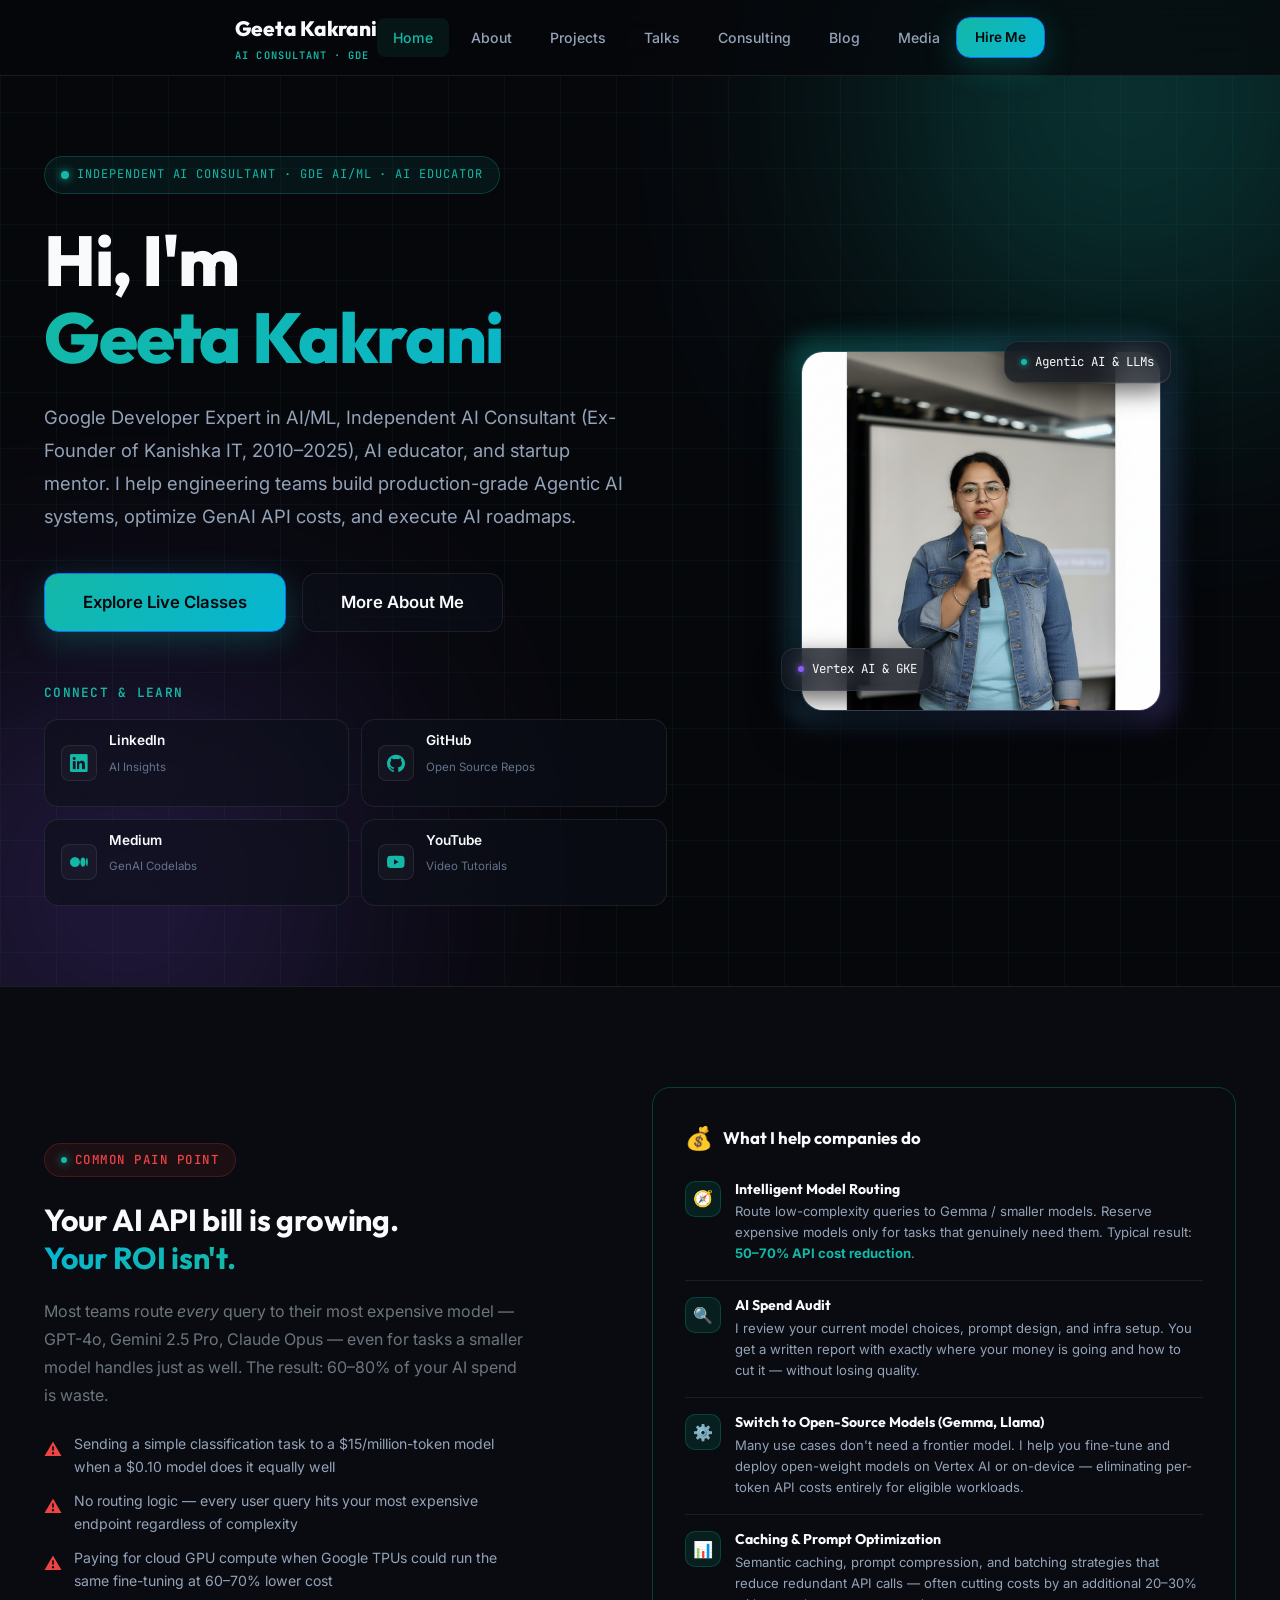
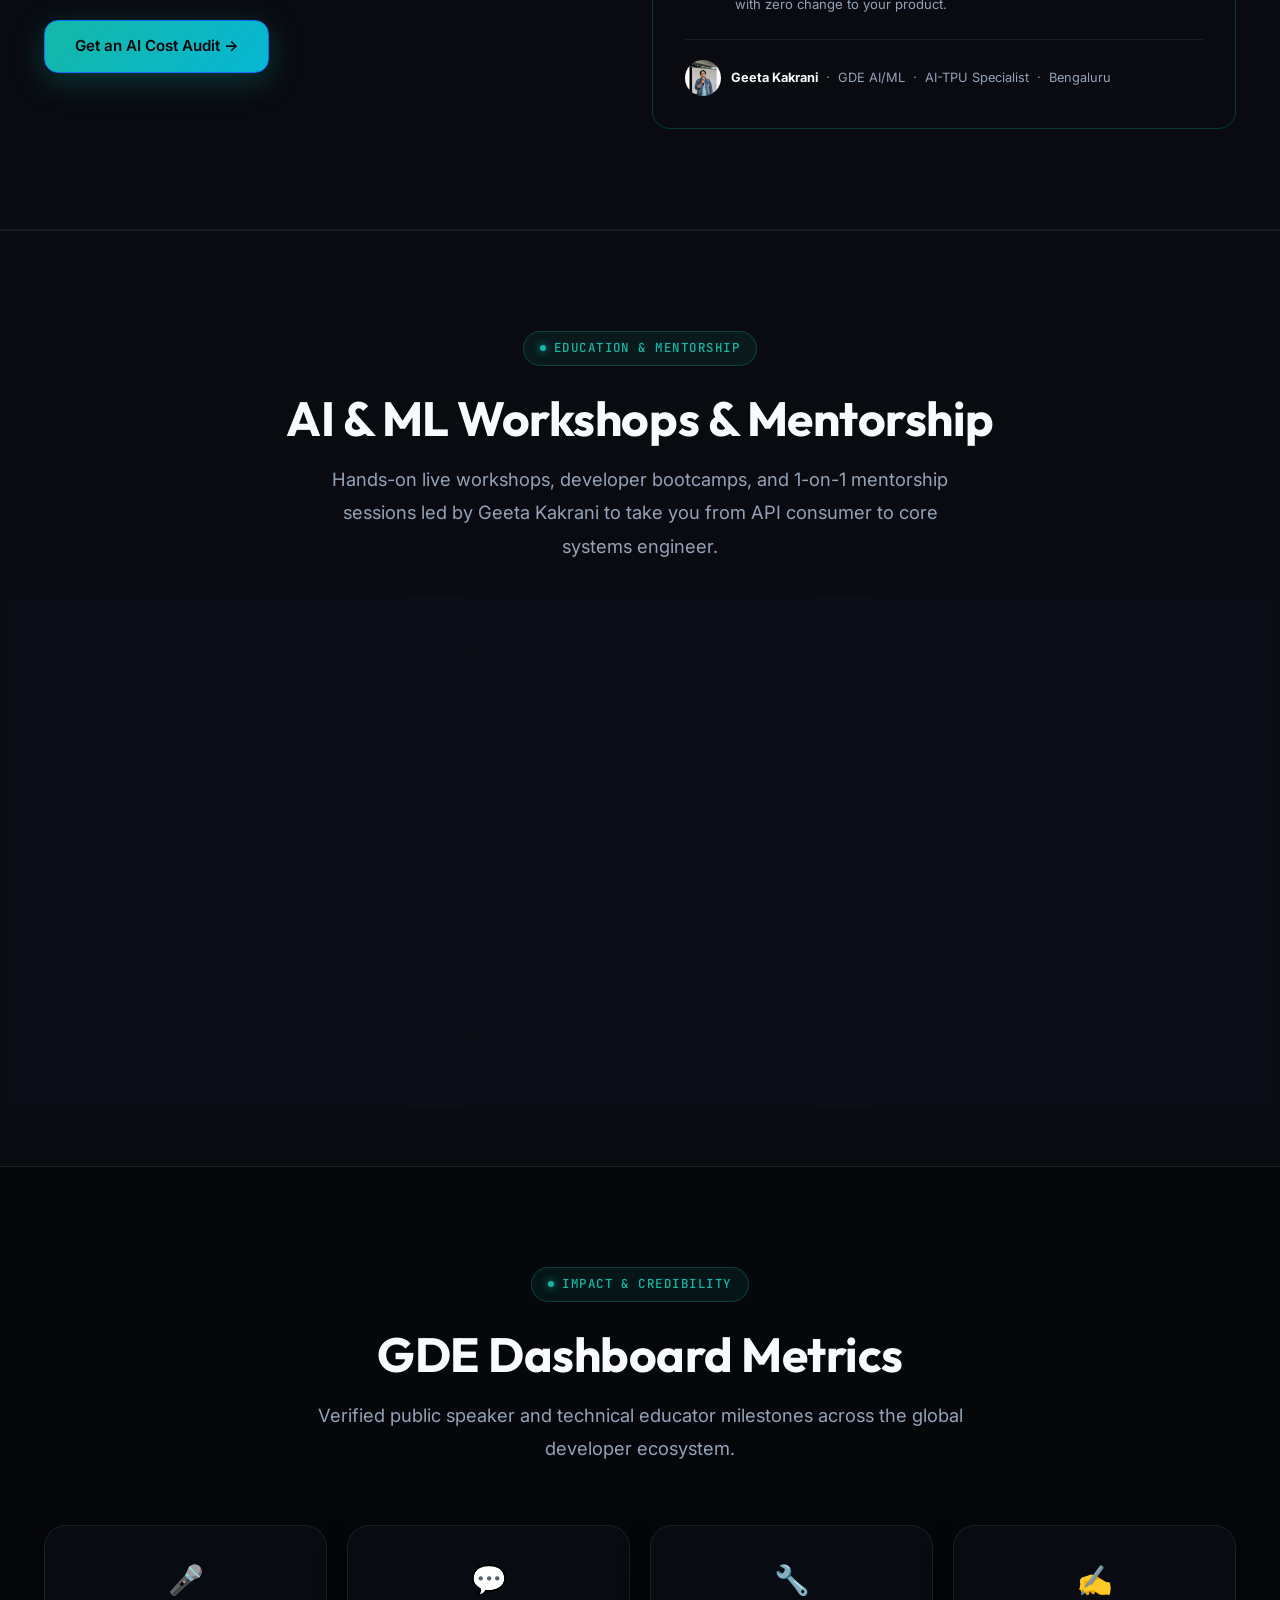
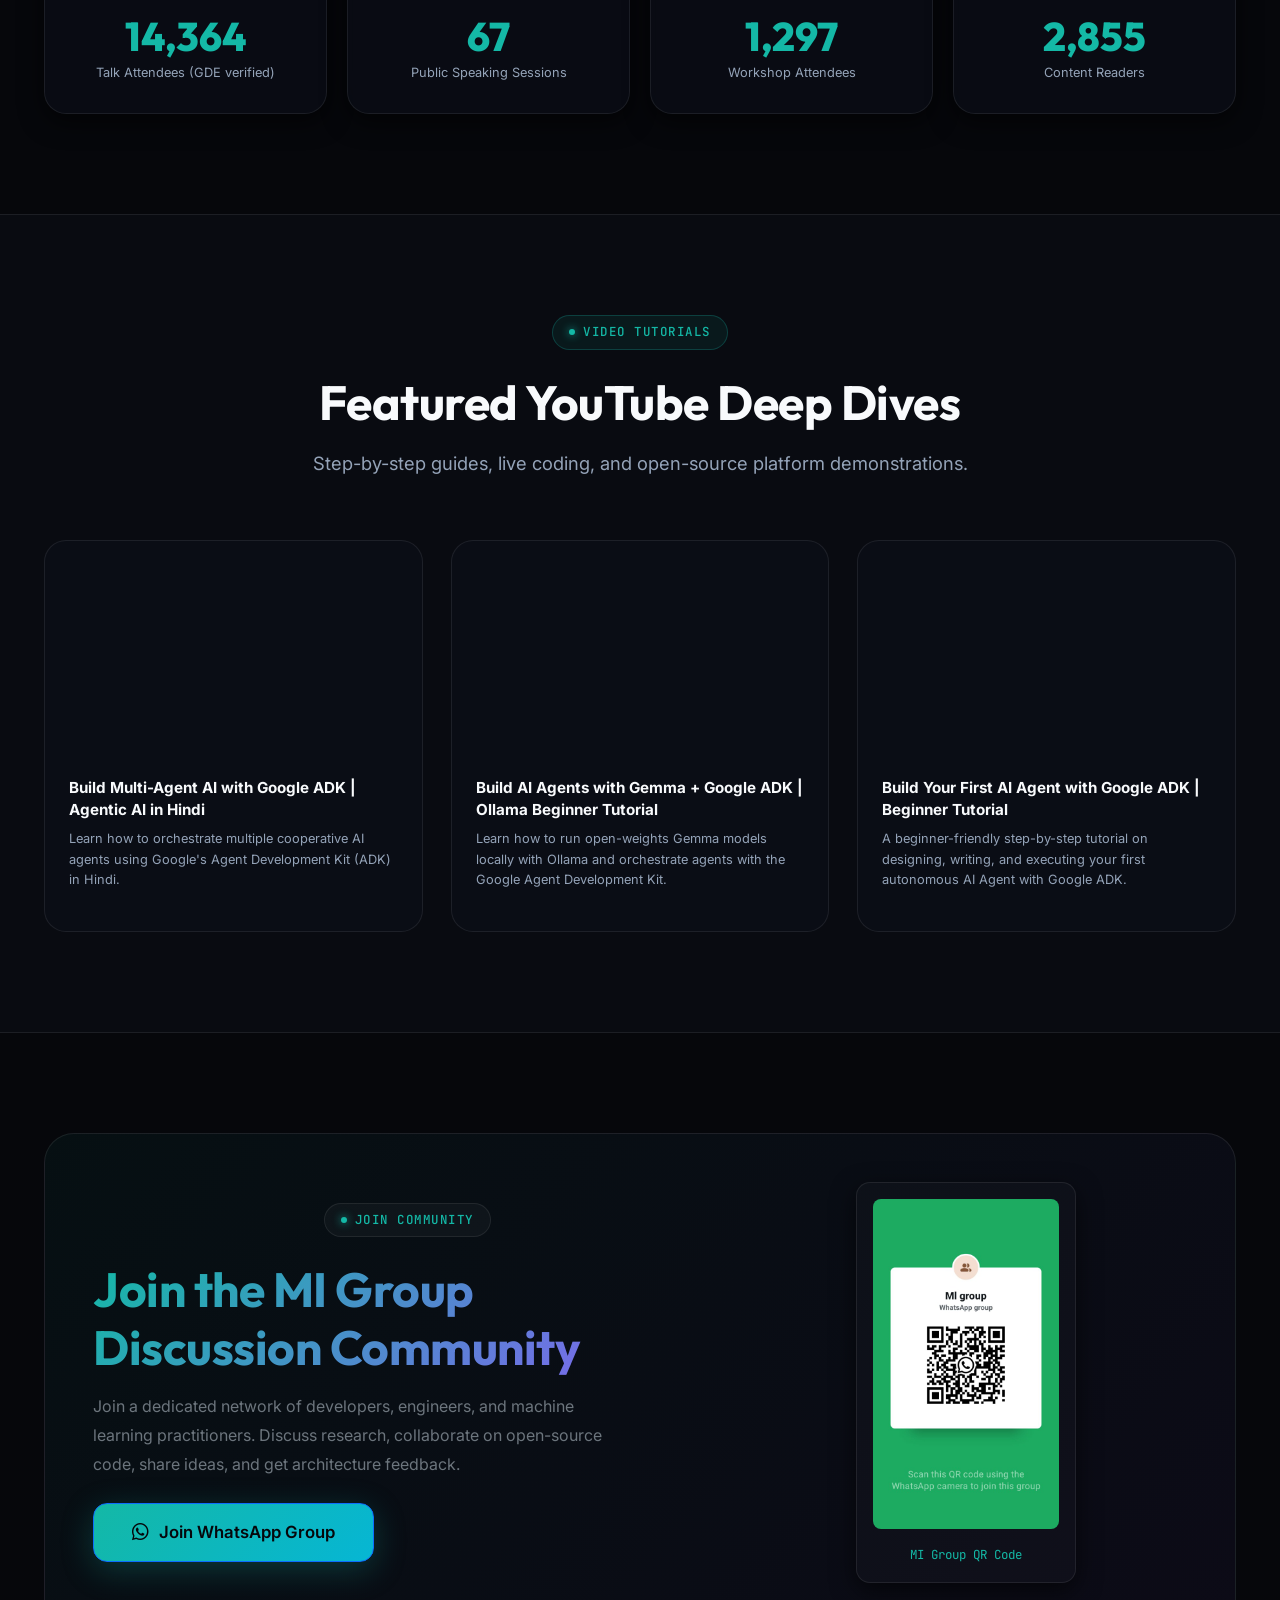
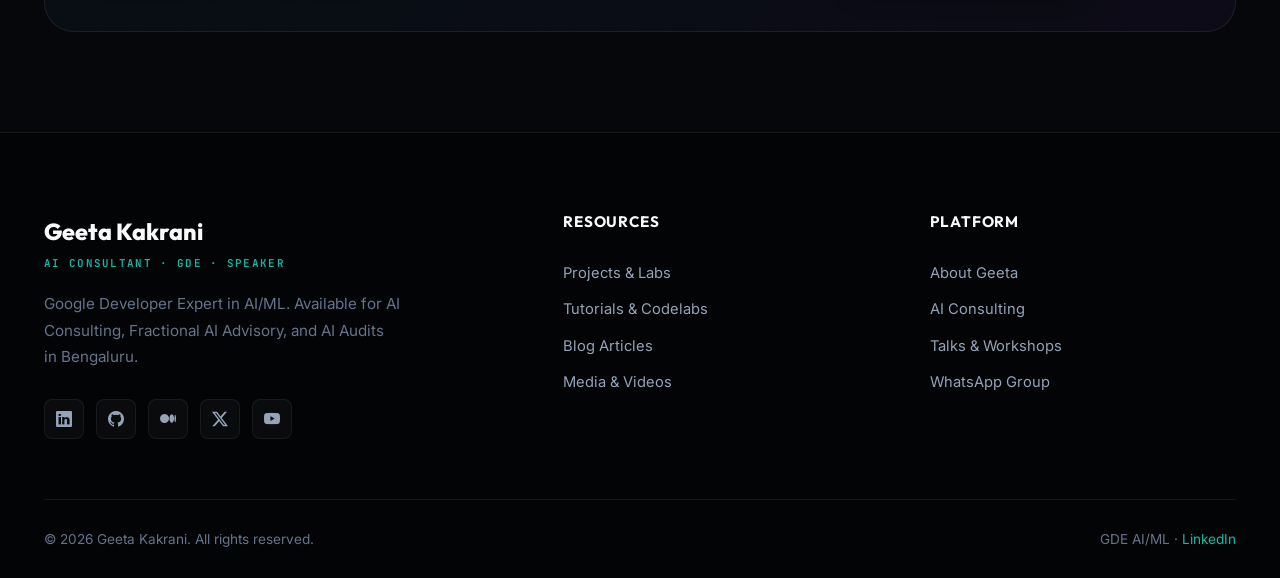
<file: index.html>
<!DOCTYPE html>
<html lang="en">
<head>
  <meta charset="UTF-8" />
  <meta name="viewport" content="width=device-width, initial-scale=1.0" />
  <title>Geeta Kakrani — GDE AI/ML, AI Educator & Speaker</title>
  <meta name="description" content="Personal brand & Independent AI Consultancy of Geeta Kakrani — Google Developer Expert (AI/ML), Independent AI Consultant (Ex-Founder Kanishka IT, 2010–2025), and Technical Speaker." />
<link rel="preconnect" href="https://fonts.googleapis.com" />
  <link rel="preconnect" href="https://fonts.gstatic.com" crossorigin />

  <!-- Bootstrap 5 CSS -->
  <link href="https://cdn.jsdelivr.net/npm/bootstrap@5.3.3/dist/css/bootstrap.min.css" rel="stylesheet" integrity="sha384-QWTKZyjpPEjISv5WaRU9OFeRpok6YctnYmDr5pNlyT2bRjXh0JMhjY6hW+ALEwIH" crossorigin="anonymous">

  <!-- Bootstrap Icons -->
  <link rel="stylesheet" href="https://cdn.jsdelivr.net/npm/bootstrap-icons@1.11.3/font/bootstrap-icons.min.css">

  <!-- Custom Styles -->
  <link rel="stylesheet" href="css/main.css" />
  <link rel="stylesheet" href="css/home.css" />
</head>
<body>

  <!-- NAVBAR PLACEHOLDER (Injected dynamically) -->
  <div id="nav-placeholder"></div>

  <!-- HERO SECTION -->
  <section class="hero" id="home">
    <!-- Glowing background accents -->
    <div class="glow-blob blob-teal" style="top: -100px; right: -50px;"></div>
    <div class="glow-blob blob-violet" style="bottom: -80px; left: -50px;"></div>

    <div class="container">
      <div class="hero-inner">
        
        <!-- Left Column: Content -->
        <div class="hero-content reveal">
          <div class="hero-badge">
            <span class="hero-badge-dot"></span>
            Independent AI Consultant · GDE AI/ML · AI Educator
          </div>

          <h1 class="hero-title">
            Hi, I'm <span>Geeta Kakrani</span>
          </h1>

          <p class="hero-subtitle">
            Google Developer Expert in AI/ML, Independent AI Consultant (Ex-Founder of Kanishka IT, 2010–2025), AI educator, and startup mentor. I help engineering teams build production-grade Agentic AI systems, optimize GenAI API costs, and execute AI roadmaps.
          </p>

          <div class="hero-actions">
            <a href="#education" class="btn btn-primary btn-lg">Explore Live Classes</a>
            <a href="pages/about.html" class="btn btn-secondary btn-lg">More About Me</a>
          </div>

          <!-- Social Connections Grid -->
          <div class="connect-grid-wrap">
            <div class="connect-grid-title">Connect & Learn</div>
            <div class="connect-row">
              <a href="https://linkedin.com/in/geetakakrani" target="_blank" rel="noopener" class="connect-card">
                <div class="connect-icon"><i class="bi bi-linkedin"></i></div>
                <div class="connect-info">
                  <h4>LinkedIn</h4>
                  <p>AI Insights</p>
                </div>
              </a>
              <a href="https://github.com/geeta-gwalior" target="_blank" rel="noopener" class="connect-card">
                <div class="connect-icon"><i class="bi bi-github"></i></div>
                <div class="connect-info">
                  <h4>GitHub</h4>
                  <p>Open Source Repos</p>
                </div>
              </a>
              <a href="https://medium.com/@Geetakakrani" target="_blank" rel="noopener" class="connect-card">
                <div class="connect-icon"><i class="bi bi-medium"></i></div>
                <div class="connect-info">
                  <h4>Medium</h4>
                  <p>GenAI Codelabs</p>
                </div>
              </a>
              <a href="https://www.youtube.com/@geetakakrani" target="_blank" rel="noopener" class="connect-card">
                <div class="connect-icon"><i class="bi bi-youtube"></i></div>
                <div class="connect-info">
                  <h4>YouTube</h4>
                  <p>Video Tutorials</p>
                </div>
              </a>
            </div>
          </div>
        </div>

        <!-- Right Column: Visual -->
        <div class="hero-visual reveal reveal-delay-2">
          <div class="profile-img-wrap">
            <img src="images/geeta-photo.png" alt="Geeta Kakrani — AI Educator & GDE" class="img-fluid" />
            
            <!-- Float badges -->
            <div class="hero-float-card hero-float-1">
              <div class="hero-float-content">
                <span class="hero-float-dot"></span>
                <span>Agentic AI & LLMs</span>
              </div>
            </div>
            <div class="hero-float-card hero-float-2">
              <div class="hero-float-content">
                <span class="hero-float-dot" style="background:var(--primary-violet); box-shadow: 0 0 6px var(--primary-violet);"></span>
                <span>Vertex AI & GKE</span>
              </div>
            </div>
          </div>
        </div>

      </div>
    </div>
  </section>

  <!-- AI COST OPTIMIZATION HIGHLIGHT -->
  <section class="section" style="background:#090b11; border-top:1px solid var(--border-glass); border-bottom:1px solid var(--border-glass);">
    <div class="container">
      <div class="row align-items-center gy-5">

        <!-- Left: The problem -->
        <div class="col-lg-5 reveal">
          <div class="section-label" style="color:#ef4444; background:rgba(239,68,68,0.08); border-color:rgba(239,68,68,0.2);">Common Pain Point</div>
          <h2 style="font-size:1.9rem; line-height:1.25; margin-bottom:20px;">
            Your AI API bill is growing.<br>
            <span class="text-gradient-cyan-teal">Your ROI isn't.</span>
          </h2>
          <p class="text-secondary" style="line-height:1.75; margin-bottom:24px;">
            Most teams route <em>every</em> query to their most expensive model — GPT-4o, Gemini 2.5 Pro, Claude Opus — even for tasks a smaller model handles just as well. The result: 60–80% of your AI spend is waste.
          </p>
          <div style="display:flex; flex-direction:column; gap:12px; margin-bottom:28px;">
            <div style="display:flex; align-items:flex-start; gap:12px;">
              <span style="color:#ef4444; font-size:1.1rem; margin-top:2px;">&#x26A0;&#xFE0F;</span>
              <p style="margin:0; font-size:0.88rem; color:var(--text-secondary); line-height:1.6;">Sending a simple classification task to a $15/million-token model when a $0.10 model does it equally well</p>
            </div>
            <div style="display:flex; align-items:flex-start; gap:12px;">
              <span style="color:#ef4444; font-size:1.1rem; margin-top:2px;">&#x26A0;&#xFE0F;</span>
              <p style="margin:0; font-size:0.88rem; color:var(--text-secondary); line-height:1.6;">No routing logic — every user query hits your most expensive endpoint regardless of complexity</p>
            </div>
            <div style="display:flex; align-items:flex-start; gap:12px;">
              <span style="color:#ef4444; font-size:1.1rem; margin-top:2px;">&#x26A0;&#xFE0F;</span>
              <p style="margin:0; font-size:0.88rem; color:var(--text-secondary); line-height:1.6;">Paying for cloud GPU compute when Google TPUs could run the same fine-tuning at 60–70% lower cost</p>
            </div>
          </div>
          <a href="pages/consulting.html#contact" class="btn btn-primary">Get an AI Cost Audit &rarr;</a>
        </div>

        <!-- Right: The solution -->
        <div class="col-lg-6 offset-lg-1 reveal reveal-delay-2">
          <div style="background:var(--card-bg); border:1px solid rgba(0,212,170,0.25); border-radius:18px; padding:32px;">
            <div style="display:flex; align-items:center; gap:10px; margin-bottom:24px;">
              <span style="font-size:1.4rem;">&#x1F4B0;</span>
              <h3 style="font-size:1.05rem; font-weight:700; margin:0; color:var(--text-primary);">What I help companies do</h3>
            </div>

            <div style="display:flex; flex-direction:column; gap:16px;">
              <div style="display:flex; gap:14px; align-items:flex-start; padding-bottom:16px; border-bottom:1px solid var(--border-glass);">
                <div style="min-width:36px; height:36px; border-radius:10px; background:rgba(0,212,170,0.1); border:1px solid rgba(0,212,170,0.2); display:flex; align-items:center; justify-content:center; font-size:1rem;">&#x1F9ED;</div>
                <div>
                  <h5 style="font-size:0.88rem; font-weight:700; margin-bottom:4px; color:var(--text-primary);">Intelligent Model Routing</h5>
                  <p style="font-size:0.82rem; color:var(--text-secondary); margin:0; line-height:1.6;">Route low-complexity queries to Gemma / smaller models. Reserve expensive models only for tasks that genuinely need them. Typical result: <strong style="color:var(--primary-teal);">50–70% API cost reduction</strong>.</p>
                </div>
              </div>
              <div style="display:flex; gap:14px; align-items:flex-start; padding-bottom:16px; border-bottom:1px solid var(--border-glass);">
                <div style="min-width:36px; height:36px; border-radius:10px; background:rgba(0,212,170,0.1); border:1px solid rgba(0,212,170,0.2); display:flex; align-items:center; justify-content:center; font-size:1rem;">&#x1F50D;</div>
                <div>
                  <h5 style="font-size:0.88rem; font-weight:700; margin-bottom:4px; color:var(--text-primary);">AI Spend Audit</h5>
                  <p style="font-size:0.82rem; color:var(--text-secondary); margin:0; line-height:1.6;">I review your current model choices, prompt design, and infra setup. You get a written report with exactly where your money is going and how to cut it — without losing quality.</p>
                </div>
              </div>
              <div style="display:flex; gap:14px; align-items:flex-start; padding-bottom:16px; border-bottom:1px solid var(--border-glass);">
                <div style="min-width:36px; height:36px; border-radius:10px; background:rgba(0,212,170,0.1); border:1px solid rgba(0,212,170,0.2); display:flex; align-items:center; justify-content:center; font-size:1rem;">&#x2699;&#xFE0F;</div>
                <div>
                  <h5 style="font-size:0.88rem; font-weight:700; margin-bottom:4px; color:var(--text-primary);">Switch to Open-Source Models (Gemma, Llama)</h5>
                  <p style="font-size:0.82rem; color:var(--text-secondary); margin:0; line-height:1.6;">Many use cases don't need a frontier model. I help you fine-tune and deploy open-weight models on Vertex AI or on-device — eliminating per-token API costs entirely for eligible workloads.</p>
                </div>
              </div>
              <div style="display:flex; gap:14px; align-items:flex-start;">
                <div style="min-width:36px; height:36px; border-radius:10px; background:rgba(0,212,170,0.1); border:1px solid rgba(0,212,170,0.2); display:flex; align-items:center; justify-content:center; font-size:1rem;">&#x1F4CA;</div>
                <div>
                  <h5 style="font-size:0.88rem; font-weight:700; margin-bottom:4px; color:var(--text-primary);">Caching &amp; Prompt Optimization</h5>
                  <p style="font-size:0.82rem; color:var(--text-secondary); margin:0; line-height:1.6;">Semantic caching, prompt compression, and batching strategies that reduce redundant API calls — often cutting costs by an additional 20–30% with zero change to your product.</p>
                </div>
              </div>
            </div>

            <div style="margin-top:24px; padding-top:20px; border-top:1px solid var(--border-glass); display:flex; align-items:center; gap:10px;">
              <div style="width:36px; height:36px; border-radius:50%; overflow:hidden; flex-shrink:0;">
                <img src="images/geeta-photo.png" alt="Geeta Kakrani" style="width:100%; height:100%; object-fit:cover; object-position:top;" />
              </div>
              <p style="font-size:0.8rem; color:var(--text-secondary); margin:0; line-height:1.5;">
                <strong style="color:var(--text-primary);">Geeta Kakrani</strong> &nbsp;&middot;&nbsp; GDE AI/ML &nbsp;&middot;&nbsp; AI-TPU Specialist &nbsp;&middot;&nbsp; Bengaluru
              </p>
            </div>
          </div>
        </div>

      </div>
    </div>
  </section>

  <!-- EDUCATION & LIVE CLASSES SECTION -->
  <section class="classes-section section" id="education">

    <div class="container">
      <div class="text-center">
        <div class="section-label">Education & Mentorship</div>
        <h2 class="section-heading">AI & ML Workshops & Mentorship</h2>
        <p class="section-intro">Hands-on live workshops, developer bootcamps, and 1-on-1 mentorship sessions led by Geeta Kakrani to take you from API consumer to core systems engineer.</p>
      </div>

      <div class="grid-3">
        <!-- Class Card 1 -->
        <div class="card class-card reveal">
          <div class="class-card-icon">🤖</div>
          <h3>Agentic AI Cohorts</h3>
          <p>Learn how to design stateful multi-agent systems using LangGraph, CrewAI, and Google Antigravity. Understand routing, semantic caching, and memory systems.</p>
          <div class="class-features">
            <div class="class-feature-item"><i class="bi bi-patch-check-fill"></i> Live Interactive Coding</div>
            <div class="class-feature-item"><i class="bi bi-patch-check-fill"></i> Multi-Agent Frameworks</div>
            <div class="class-feature-item"><i class="bi bi-patch-check-fill"></i> Real-world Capstone Project</div>
          </div>
          <a href="#whatsapp-join" class="btn btn-outline btn-sm">Inquire for Batch Details</a>
        </div>

        <!-- Class Card 2 -->
        <div class="card class-card reveal reveal-delay-1">
          <div class="class-card-icon">📚</div>
          <h3>RAG & Vector Search</h3>
          <p>Deep dive into Retrieval-Augmented Generation architectures. Learn document chunking, hybrid search, rerankers, and evaluations using RAGAS.</p>
          <div class="class-features">
            <div class="class-feature-item"><i class="bi bi-patch-check-fill"></i> PGVector, Chroma, Pinecone</div>
            <div class="class-feature-item"><i class="bi bi-patch-check-fill"></i> Evaluation Frameworks</div>
            <div class="class-feature-item"><i class="bi bi-patch-check-fill"></i> Production deployment</div>
          </div>
          <a href="#whatsapp-join" class="btn btn-outline btn-sm">Inquire for Batch Details</a>
        </div>

        <!-- Class Card 3 -->
        <div class="card class-card reveal reveal-delay-2">
          <div class="class-card-icon">☁️</div>
          <h3>Startup & Developer Mentorship</h3>
          <p>Custom 1-on-1 and team guidance for AI implementation, Vertex AI setup, GKE cost optimization, and open-source model deployments.</p>
          <div class="class-features">
            <div class="class-feature-item"><i class="bi bi-patch-check-fill"></i> Architecture Reviews</div>
            <div class="class-feature-item"><i class="bi bi-patch-check-fill"></i> Cost Audits & Optimization</div>
            <div class="class-feature-item"><i class="bi bi-patch-check-fill"></i> GDE Expert Feedback</div>
          </div>
          <a href="#whatsapp-join" class="btn btn-outline btn-sm">Inquire for Batch Details</a>
        </div>
      </div>
    </div>
  </section>

  <!-- GDE CREDIBILITY DASHBOARD -->
  <section class="gde-dashboard section">
    <div class="container">
      <div class="text-center">
        <div class="section-label">Impact & Credibility</div>
        <h2 class="section-heading">GDE Dashboard Metrics</h2>
        <p class="section-intro">Verified public speaker and technical educator milestones across the global developer ecosystem.</p>
      </div>

      <div class="gde-dash-grid">
        <!-- Metric 1: Public speaking attendees -->
        <div class="card gde-dash-card reveal">
          <div class="gde-dash-icon">&#x1F3A4;</div>
          <div class="gde-dash-num" data-counter="16600">0</div>
          <div class="gde-dash-label">Talk Attendees (GDE verified)</div>
        </div>
        <!-- Metric 2: Talks submitted -->
        <div class="card gde-dash-card reveal reveal-delay-1">
          <div class="gde-dash-icon">&#x1F4AC;</div>
          <div class="gde-dash-num" data-counter="78">0</div>
          <div class="gde-dash-label">Public Speaking Sessions</div>
        </div>
        <!-- Metric 3: Workshop attendees -->
        <div class="card gde-dash-card reveal reveal-delay-2">
          <div class="gde-dash-icon">&#x1F527;</div>
          <div class="gde-dash-num" data-counter="1500">0</div>
          <div class="gde-dash-label">Workshop Attendees</div>
        </div>
        <!-- Metric 4: Content readers -->
        <div class="card gde-dash-card reveal reveal-delay-3">
          <div class="gde-dash-icon">&#x270D;&#xFE0F;</div>
          <div class="gde-dash-num" data-counter="3300">0</div>
          <div class="gde-dash-label">Content Readers</div>
        </div>
      </div>
    </div>
  </section>

  <!-- FEATURED VIDEOS -->
  <section class="video-section section" id="featured-videos">
    <div class="container">
      <div class="text-center">
        <div class="section-label">Video Tutorials</div>
        <h2 class="section-heading">Featured YouTube Deep Dives</h2>
        <p class="section-intro">Step-by-step guides, live coding, and open-source platform demonstrations.</p>
      </div>

      <div class="grid-3">
        <!-- Video 1 -->
        <div class="video-card reveal">
          <div class="video-container">
            <iframe src="https://www.youtube.com/embed/GDSsyubvwwA" allowfullscreen loading="lazy" title="Build Multi-Agent AI with Google ADK"></iframe>
          </div>
          <div class="video-body">
            <h4>Build Multi-Agent AI with Google ADK | Agentic AI in Hindi</h4>
            <p>Learn how to orchestrate multiple cooperative AI agents using Google's Agent Development Kit (ADK) in Hindi.</p>
          </div>
        </div>

        <!-- Video 2 -->
        <div class="video-card reveal reveal-delay-1">
          <div class="video-container">
            <iframe src="https://www.youtube.com/embed/X6274upLrQw" allowfullscreen loading="lazy" title="Build AI Agents with Gemma and ADK"></iframe>
          </div>
          <div class="video-body">
            <h4>Build AI Agents with Gemma + Google ADK | Ollama Beginner Tutorial</h4>
            <p>Learn how to run open-weights Gemma models locally with Ollama and orchestrate agents with the Google Agent Development Kit.</p>
          </div>
        </div>

        <!-- Video 3 -->
        <div class="video-card reveal reveal-delay-2">
          <div class="video-container">
            <iframe src="https://www.youtube.com/embed/aXPlzxtyftc" allowfullscreen loading="lazy" title="Build Your First AI Agent"></iframe>
          </div>
          <div class="video-body">
            <h4>Build Your First AI Agent with Google ADK | Beginner Tutorial</h4>
            <p>A beginner-friendly step-by-step tutorial on designing, writing, and executing your first autonomous AI Agent with Google ADK.</p>
          </div>
        </div>
      </div>
    </div>
  </section>

  <!-- COMMUNITY WHATSAPP JOIN -->
  <section class="whatsapp-section section" id="whatsapp-join">
    <div class="container">
      <div class="whatsapp-card reveal">
        <div class="row align-items-center gy-5">
          <div class="col-lg-7 text-center text-lg-start">
            <div class="section-label" style="background: rgba(255,255,255,0.03); border-color: var(--border-glass);">Join Community</div>
            <h2 class="fw-bold mb-3 text-gradient-teal-violet">Join the MI Group Discussion Community</h2>
            <p class="mb-4 text-secondary" style="max-width: 520px;">
              Join a dedicated network of developers, engineers, and machine learning practitioners. Discuss research, collaborate on open-source code, share ideas, and get architecture feedback.
            </p>
            <a href="https://chat.whatsapp.com/invite/your-whatsapp-link-here" target="_blank" rel="noopener" class="btn btn-primary btn-lg">
              <i class="bi bi-whatsapp"></i> Join WhatsApp Group
            </a>
          </div>
          <div class="col-lg-5 text-center">
            <div class="qr-image-wrap">
              <img src="images/whatsapp-qr.jpg" alt="WhatsApp Group Invite QR Code" class="img-fluid" />
              <div class="mt-3 text-center font-mono text-xs text-teal">MI Group QR Code</div>
            </div>
          </div>
        </div>
      </div>
    </div>
  </section>

  <!-- FOOTER PLACEHOLDER (Injected dynamically) -->
  <div id="footer-placeholder"></div>

  <!-- Bootstrap Bundle JS -->
  <script src="https://cdn.jsdelivr.net/npm/bootstrap@5.3.3/dist/js/bootstrap.bundle.min.js" integrity="sha384-YvpcrYf0tY3lHB60NNkmXc5s9fDVZLESaAA55NDzOxhy9GkcIdslK1eN7N6jIeHz" crossorigin="anonymous"></script>

  <!-- Custom Scripts -->
  <script src="js/components.js"></script>
  <script src="js/main.js"></script>
</body>
</html>
</file>
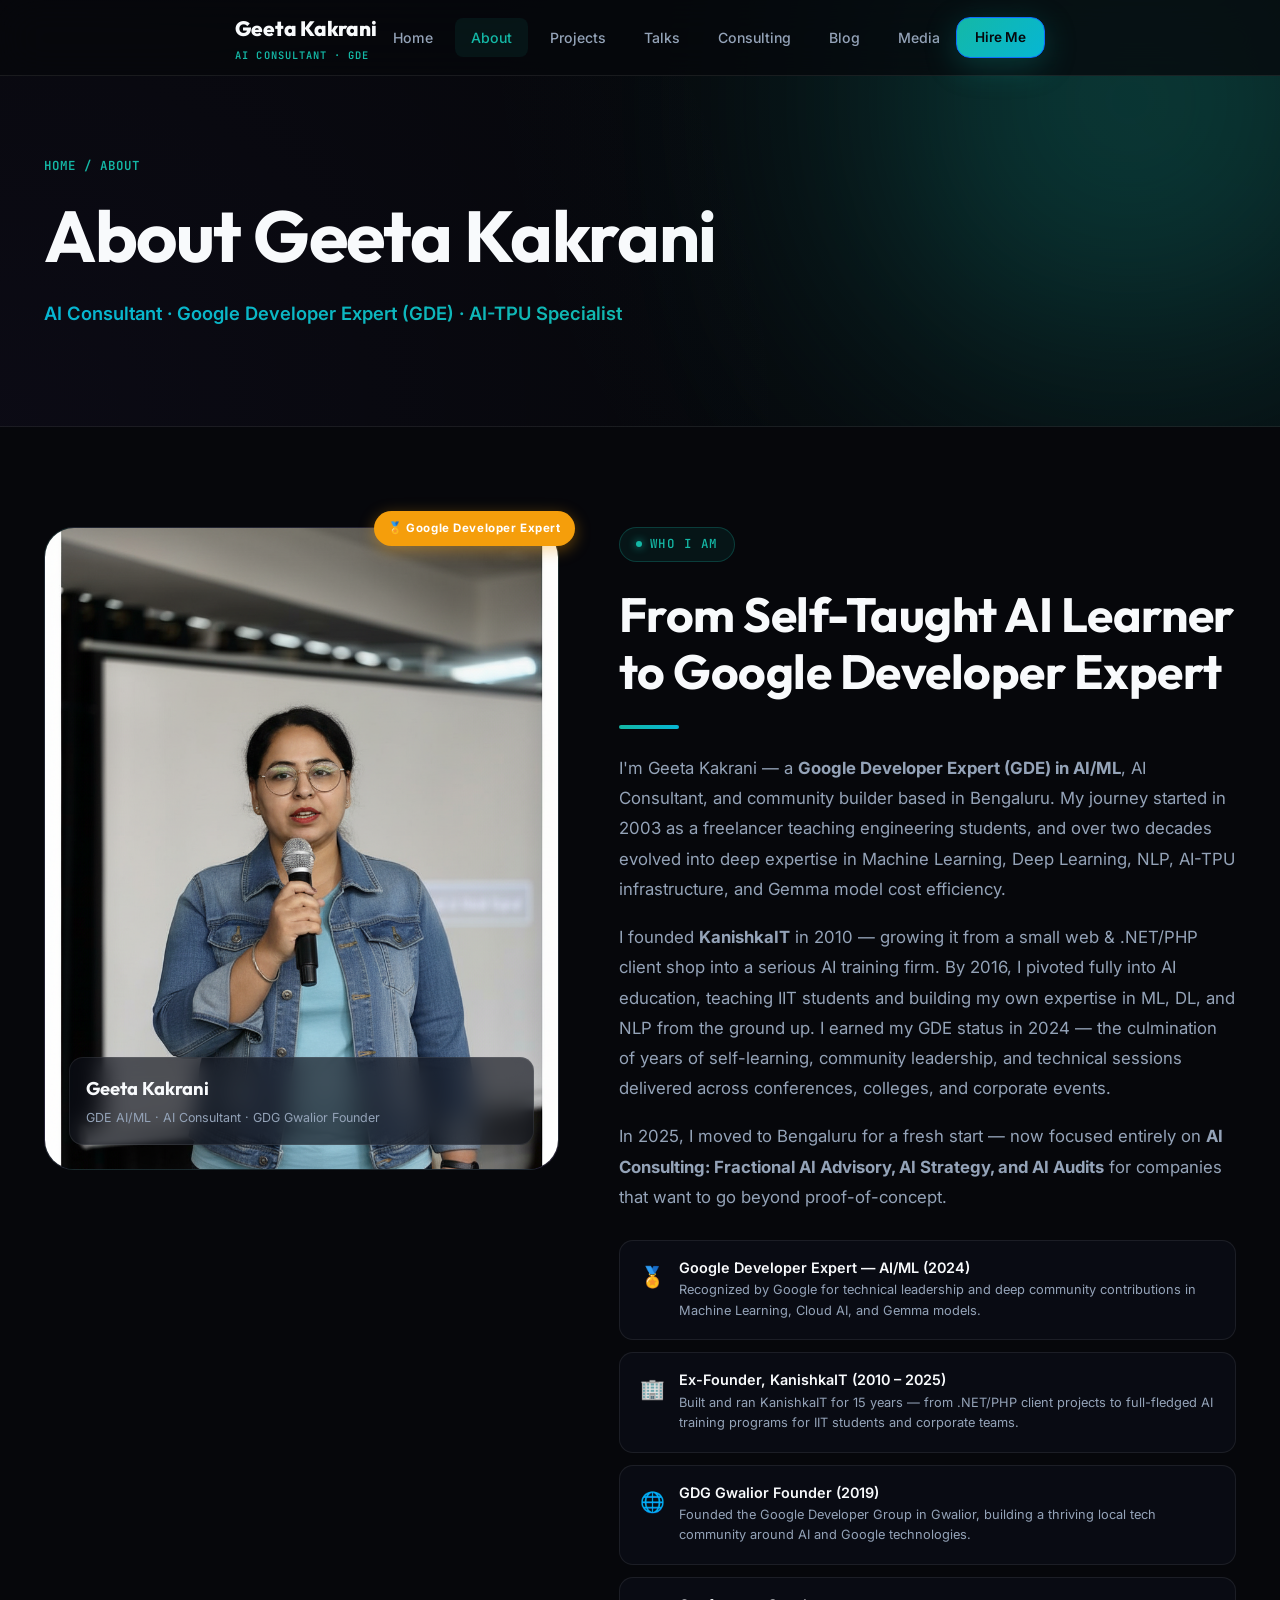
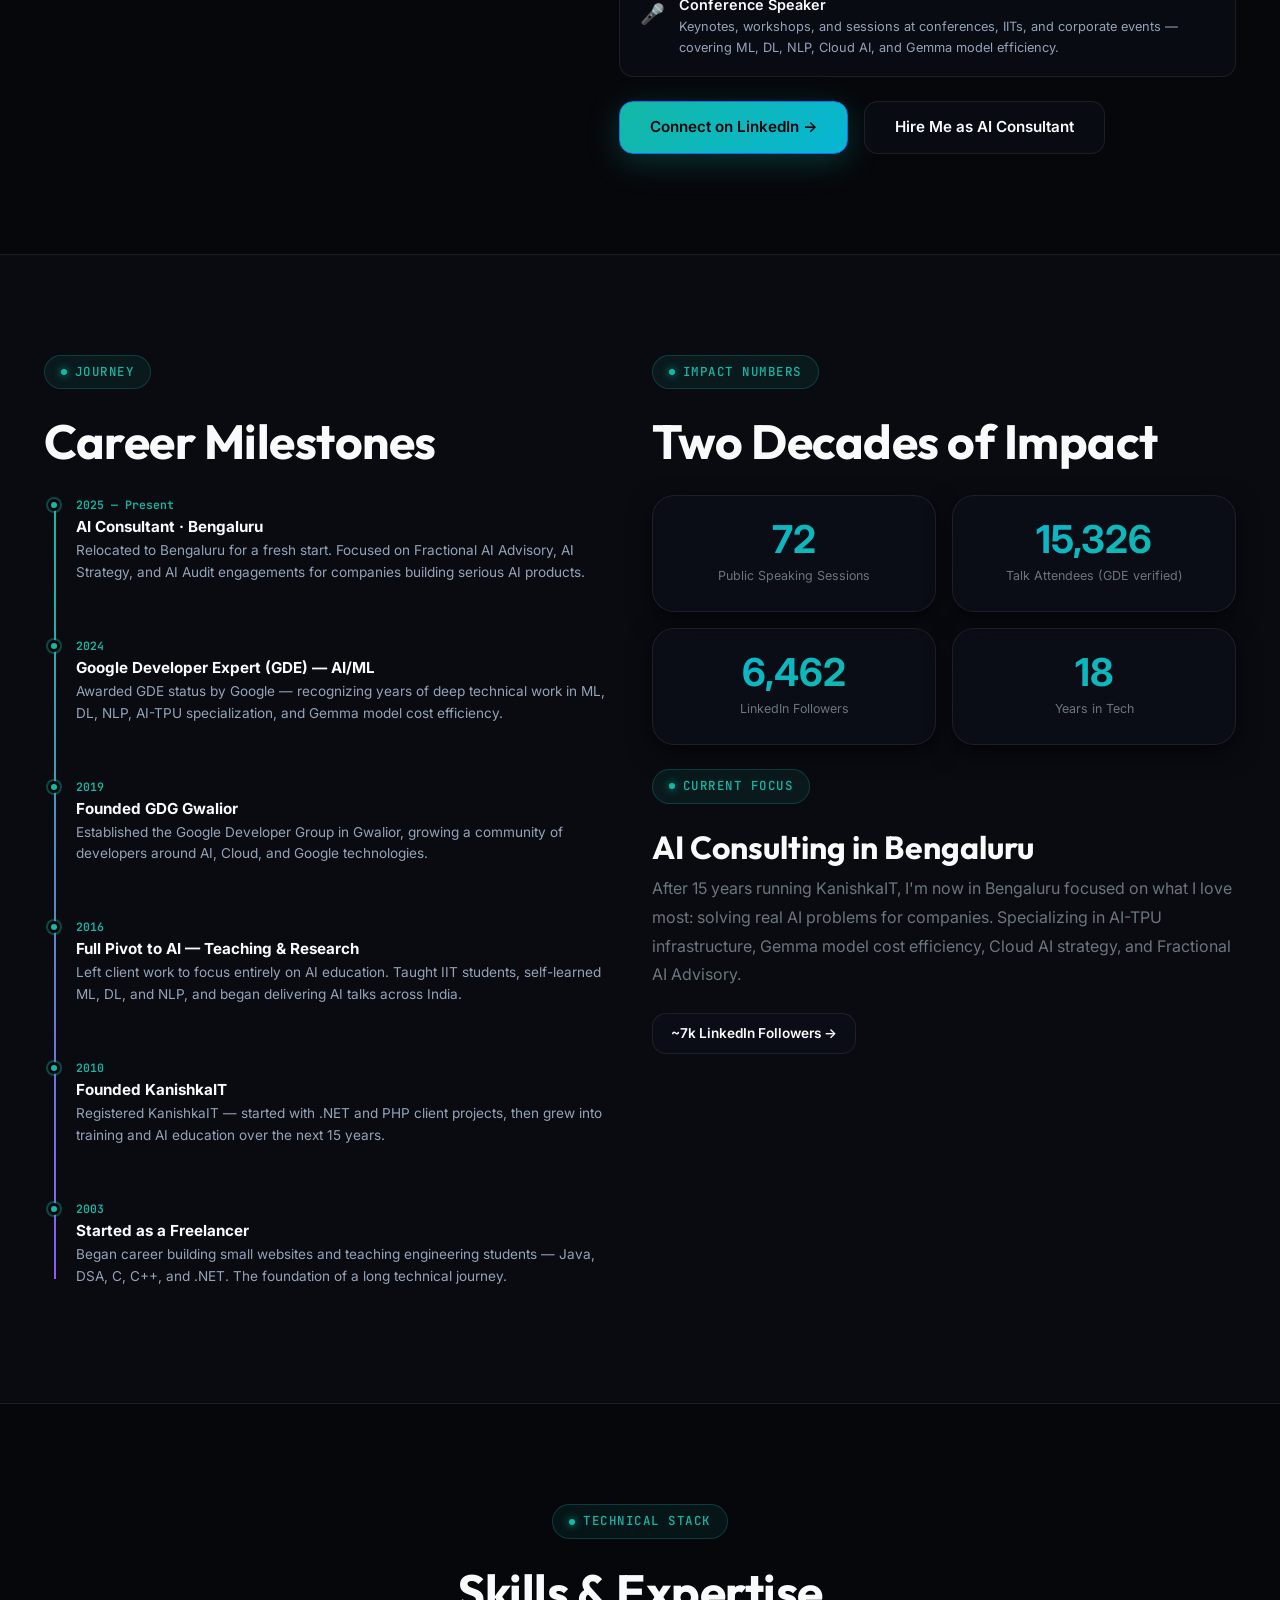
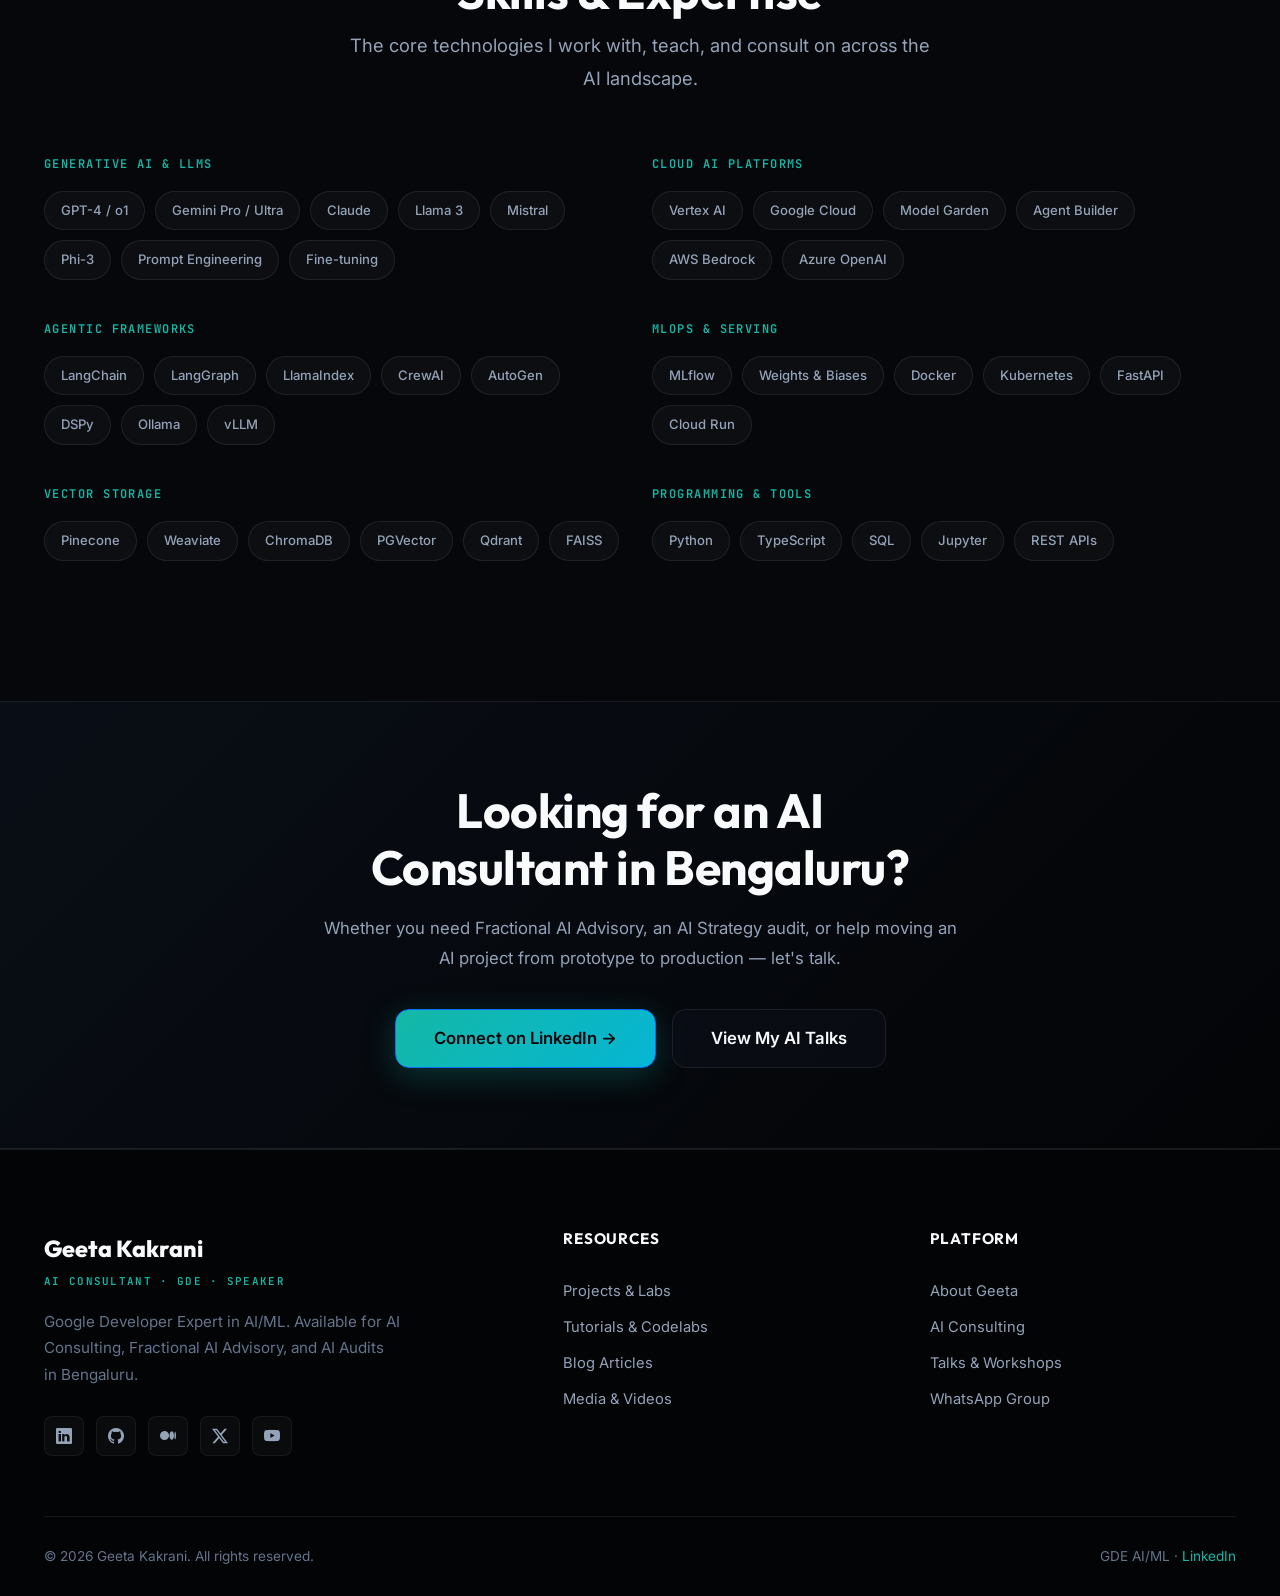
<file: pages/about.html>
<!DOCTYPE html>
<html lang="en">
<head>
  <meta charset="UTF-8" />
  <meta name="viewport" content="width=device-width, initial-scale=1.0" />
  <title>About — Geeta Kakrani | AI Consultant &amp; Google Developer Expert</title>
  <meta name="description" content="Learn about Geeta Kakrani — Google Developer Expert (GDE), AI Consultant in Bengaluru, Ex-Founder of KanishkaIT (2010–2025) and GDG Gwalior." />

  <!-- Google Fonts -->
  <link rel="preconnect" href="https://fonts.googleapis.com" />
  <link rel="preconnect" href="https://fonts.gstatic.com" crossorigin />

  <!-- Bootstrap 5 CSS (Optional but good for container classes) -->
  <link href="https://cdn.jsdelivr.net/npm/bootstrap@5.3.3/dist/css/bootstrap.min.css" rel="stylesheet" integrity="sha384-QWTKZyjpPEjISv5WaRU9OFeRpok6YctnYmDr5pNlyT2bRjXh0JMhjY6hW+ALEwIH" crossorigin="anonymous">

  <!-- Bootstrap Icons -->
  <link rel="stylesheet" href="https://cdn.jsdelivr.net/npm/bootstrap-icons@1.11.3/font/bootstrap-icons.min.css">

  <!-- Custom Styles -->
  <link rel="stylesheet" href="../css/main.css" />
  <link rel="stylesheet" href="../css/pages.css" />
</head>
<body>

  <!-- Dynamic Header placeholder -->
  <div id="nav-placeholder"></div>

  <!-- PAGE HERO -->
  <section class="page-hero">
    <div class="glow-blob blob-teal" style="top: -100px; right: -50px;"></div>
    <div class="container">
      <div class="page-hero-breadcrumb">Home / About</div>
      <h1>About Geeta Kakrani</h1>
      <p class="text-gradient-cyan-teal font-semibold">AI Consultant · Google Developer Expert (GDE) · AI-TPU Specialist</p>
    </div>
  </section>

  <!-- BIOGRAPHY SECTION -->
  <section class="section">
    <div class="container">
      <div class="about-intro-grid">

        <!-- Left: Photo/GDE card -->
        <div class="about-photo-area reveal">
          <div class="about-photo-card">
            <img src="../images/geeta-photo.png" alt="Geeta Kakrani speaking" style="width:100%; height:100%; object-fit:cover; object-position:top center; display:block; position:relative; z-index:1;" />
            <div class="about-photo-overlay">
              <div class="about-photo-overlay-name">Geeta Kakrani</div>
              <div class="about-photo-overlay-role">GDE AI/ML · AI Consultant · GDG Gwalior Founder</div>
            </div>
          </div>
          <div class="gde-badge-pill">
            🏅 Google Developer Expert
          </div>
        </div>

        <!-- Right: Bio Content -->
        <div class="about-content reveal reveal-delay-2">
          <div class="section-label">Who I Am</div>
          <h2>From Self-Taught AI Learner to Google Developer Expert</h2>
          <div class="divider"></div>
          
          <p>I'm Geeta Kakrani — a <strong>Google Developer Expert (GDE) in AI/ML</strong>, AI Consultant, and community builder based in Bengaluru. My journey started in 2003 as a freelancer teaching engineering students, and over two decades evolved into deep expertise in Machine Learning, Deep Learning, NLP, AI-TPU infrastructure, and Gemma model cost efficiency.</p>
          <p>I founded <strong>KanishkaIT</strong> in 2010 — growing it from a small web &amp; .NET/PHP client shop into a serious AI training firm. By 2016, I pivoted fully into AI education, teaching IIT students and building my own expertise in ML, DL, and NLP from the ground up. I earned my GDE status in 2024 — the culmination of years of self-learning, community leadership, and technical sessions delivered across conferences, colleges, and corporate events.</p>
          <p>In 2025, I moved to Bengaluru for a fresh start — now focused entirely on <strong>AI Consulting: Fractional AI Advisory, AI Strategy, and AI Audits</strong> for companies that want to go beyond proof-of-concept.</p>

          <div class="about-highlights">
            <div class="about-highlight">
              <span class="about-highlight-icon">🏅</span>
              <div>
                <h5>Google Developer Expert — AI/ML (2024)</h5>
                <p>Recognized by Google for technical leadership and deep community contributions in Machine Learning, Cloud AI, and Gemma models.</p>
              </div>
            </div>
            <div class="about-highlight">
              <span class="about-highlight-icon">🏢</span>
              <div>
                <h5>Ex-Founder, KanishkaIT (2010 – 2025)</h5>
                <p>Built and ran KanishkaIT for 15 years — from .NET/PHP client projects to full-fledged AI training programs for IIT students and corporate teams.</p>
              </div>
            </div>
            <div class="about-highlight">
              <span class="about-highlight-icon">🌐</span>
              <div>
                <h5>GDG Gwalior Founder (2019)</h5>
                <p>Founded the Google Developer Group in Gwalior, building a thriving local tech community around AI and Google technologies.</p>
              </div>
            </div>
            <div class="about-highlight">
              <span class="about-highlight-icon">🎤</span>
              <div>
                <h5>Conference Speaker</h5>
                <p>Keynotes, workshops, and sessions at conferences, IITs, and corporate events — covering ML, DL, NLP, Cloud AI, and Gemma model efficiency.</p>
              </div>
            </div>
          </div>

          <div class="mt-4 d-flex gap-3 flex-wrap">
            <a href="https://www.linkedin.com/in/geetakakrani/" target="_blank" rel="noopener" class="btn btn-primary">Connect on LinkedIn →</a>
            <a href="../index.html#contact" class="btn btn-secondary">Hire Me as AI Consultant</a>
          </div>
        </div>

      </div>
    </div>
  </section>

  <!-- MILESTONES & NUMBERS -->
  <section class="section" style="background:#090b11; border-top: 1px solid var(--border-glass); border-bottom: 1px solid var(--border-glass);">
    <div class="container">
      <div class="row gy-5">
        
        <!-- Timeline column -->
        <div class="col-lg-6 reveal">
          <div class="section-label">Journey</div>
          <h2 class="mb-4">Career Milestones</h2>
          <div class="timeline">
            <div class="timeline-item">
              <div class="timeline-dot"></div>
              <div class="timeline-year">2025 — Present</div>
              <h4>AI Consultant · Bengaluru</h4>
              <p>Relocated to Bengaluru for a fresh start. Focused on Fractional AI Advisory, AI Strategy, and AI Audit engagements for companies building serious AI products.</p>
            </div>
            <div class="timeline-item">
              <div class="timeline-dot"></div>
              <div class="timeline-year">2024</div>
              <h4>Google Developer Expert (GDE) — AI/ML</h4>
              <p>Awarded GDE status by Google — recognizing years of deep technical work in ML, DL, NLP, AI-TPU specialization, and Gemma model cost efficiency.</p>
            </div>
            <div class="timeline-item">
              <div class="timeline-dot"></div>
              <div class="timeline-year">2019</div>
              <h4>Founded GDG Gwalior</h4>
              <p>Established the Google Developer Group in Gwalior, growing a community of developers around AI, Cloud, and Google technologies.</p>
            </div>
            <div class="timeline-item">
              <div class="timeline-dot"></div>
              <div class="timeline-year">2016</div>
              <h4>Full Pivot to AI — Teaching &amp; Research</h4>
              <p>Left client work to focus entirely on AI education. Taught IIT students, self-learned ML, DL, and NLP, and began delivering AI talks across India.</p>
            </div>
            <div class="timeline-item">
              <div class="timeline-dot"></div>
              <div class="timeline-year">2010</div>
              <h4>Founded KanishkaIT</h4>
              <p>Registered KanishkaIT — started with .NET and PHP client projects, then grew into training and AI education over the next 15 years.</p>
            </div>
            <div class="timeline-item">
              <div class="timeline-dot"></div>
              <div class="timeline-year">2003</div>
              <h4>Started as a Freelancer</h4>
              <p>Began career building small websites and teaching engineering students — Java, DSA, C, C++, and .NET. The foundation of a long technical journey.</p>
            </div>
          </div>
        </div>

        <!-- Numbers & Open Source -->
        <div class="col-lg-6 reveal reveal-delay-2">
          <div class="section-label">Impact numbers</div>
          <h2 class="mb-4">Two Decades of Impact</h2>
          
          <div class="row g-3 mb-4">
            <div class="col-6">
              <div class="card p-4 text-center">
                <div class="font-bold text-teal text-gradient-cyan-teal" style="font-size:2.4rem; line-height:1;" data-counter="78">0</div>
                <div class="text-xs text-secondary mt-2">Public Speaking Sessions</div>
              </div>
            </div>
            <div class="col-6">
              <div class="card p-4 text-center">
                <div class="font-bold text-teal text-gradient-cyan-teal" style="font-size:2.4rem; line-height:1;" data-counter="16600">0</div>
                <div class="text-xs text-secondary mt-2">Talk Attendees (GDE verified)</div>
              </div>
            </div>
            <div class="col-6">
              <div class="card p-4 text-center">
                <div class="font-bold text-teal text-gradient-cyan-teal" style="font-size:2.4rem; line-height:1;" data-counter="7000">0</div>
                <div class="text-xs text-secondary mt-2">LinkedIn Followers</div>
              </div>
            </div>
            <div class="col-6">
              <div class="card p-4 text-center">
                <div class="font-bold text-teal text-gradient-cyan-teal" style="font-size:2.4rem; line-height:1;" data-counter="20">0</div>
                <div class="text-xs text-secondary mt-2">Years in Tech</div>
              </div>
            </div>
          </div>

          <div class="section-label">Current Focus</div>
          <h3 class="mb-2">AI Consulting in Bengaluru</h3>
          <p class="text-secondary mb-4">After 15 years running KanishkaIT, I'm now in Bengaluru focused on what I love most: solving real AI problems for companies. Specializing in AI-TPU infrastructure, Gemma model cost efficiency, Cloud AI strategy, and Fractional AI Advisory.</p>
          
          <a href="https://www.linkedin.com/in/geetakakrani/" target="_blank" rel="noopener" class="btn btn-secondary btn-sm">~7k LinkedIn Followers →</a>
        </div>

      </div>
    </div>
  </section>

  <!-- TECHNICAL DEPTH / SKILLS -->
  <section class="section">
    <div class="container">
      <div class="text-center">
        <div class="section-label">Technical Stack</div>
        <h2>Skills & Expertise</h2>
        <p class="section-intro">The core technologies I work with, teach, and consult on across the AI landscape.</p>
      </div>

      <div class="row g-4">
        <!-- Col 1 -->
        <div class="col-md-6 reveal">
          <div class="skills-group">
            <div class="skills-group-title">Generative AI & LLMs</div>
            <div class="skills-tags">
              <span class="skill-tag">GPT-4 / o1</span>
              <span class="skill-tag">Gemini Pro / Ultra</span>
              <span class="skill-tag">Claude</span>
              <span class="skill-tag">Llama 3</span>
              <span class="skill-tag">Mistral</span>
              <span class="skill-tag">Phi-3</span>
              <span class="skill-tag">Prompt Engineering</span>
              <span class="skill-tag">Fine-tuning</span>
            </div>
          </div>
          <div class="skills-group">
            <div class="skills-group-title">Agentic Frameworks</div>
            <div class="skills-tags">
              <span class="skill-tag">LangChain</span>
              <span class="skill-tag">LangGraph</span>
              <span class="skill-tag">LlamaIndex</span>
              <span class="skill-tag">CrewAI</span>
              <span class="skill-tag">AutoGen</span>
              <span class="skill-tag">DSPy</span>
              <span class="skill-tag">Ollama</span>
              <span class="skill-tag">vLLM</span>
            </div>
          </div>
          <div class="skills-group">
            <div class="skills-group-title">Vector Storage</div>
            <div class="skills-tags">
              <span class="skill-tag">Pinecone</span>
              <span class="skill-tag">Weaviate</span>
              <span class="skill-tag">ChromaDB</span>
              <span class="skill-tag">PGVector</span>
              <span class="skill-tag">Qdrant</span>
              <span class="skill-tag">FAISS</span>
            </div>
          </div>
        </div>

        <!-- Col 2 -->
        <div class="col-md-6 reveal reveal-delay-2">
          <div class="skills-group">
            <div class="skills-group-title">Cloud AI Platforms</div>
            <div class="skills-tags">
              <span class="skill-tag">Vertex AI</span>
              <span class="skill-tag">Google Cloud</span>
              <span class="skill-tag">Model Garden</span>
              <span class="skill-tag">Agent Builder</span>
              <span class="skill-tag">AWS Bedrock</span>
              <span class="skill-tag">Azure OpenAI</span>
            </div>
          </div>
          <div class="skills-group">
            <div class="skills-group-title">MLOps & Serving</div>
            <div class="skills-tags">
              <span class="skill-tag">MLflow</span>
              <span class="skill-tag">Weights & Biases</span>
              <span class="skill-tag">Docker</span>
              <span class="skill-tag">Kubernetes</span>
              <span class="skill-tag">FastAPI</span>
              <span class="skill-tag">Cloud Run</span>
            </div>
          </div>
          <div class="skills-group">
            <div class="skills-group-title">Programming & Tools</div>
            <div class="skills-tags">
              <span class="skill-tag">Python</span>
              <span class="skill-tag">TypeScript</span>
              <span class="skill-tag">SQL</span>
              <span class="skill-tag">Jupyter</span>
              <span class="skill-tag">REST APIs</span>
            </div>
          </div>
        </div>
      </div>
    </div>
  </section>

  <!-- CTA -->
  <section class="newsletter-section">
    <div class="newsletter-inner">
      <h2>Looking for an AI Consultant in Bengaluru?</h2>
      <p>Whether you need Fractional AI Advisory, an AI Strategy audit, or help moving an AI project from prototype to production — let's talk.</p>
      <div class="d-flex gap-3 justify-content-center flex-wrap">
        <a href="https://www.linkedin.com/in/geetakakrani/" target="_blank" rel="noopener" class="btn btn-lg btn-primary">Connect on LinkedIn →</a>
        <a href="talks.html" class="btn btn-lg btn-secondary">View My AI Talks</a>
      </div>
    </div>
  </section>

  <!-- Footer placeholder -->
  <div id="footer-placeholder"></div>

  <!-- Bootstrap JS -->
  <script src="https://cdn.jsdelivr.net/npm/bootstrap@5.3.3/dist/js/bootstrap.bundle.min.js" integrity="sha384-YvpcrYf0tY3lHB60NNkmXc5s9fDVZLESaAA55NDzOxhy9GkcIdslK1eN7N6jIeHz" crossorigin="anonymous"></script>

  <!-- Custom Scripts -->
  <script src="../js/components.js"></script>
  <script src="../js/main.js"></script>
</body>
</html>
</file>
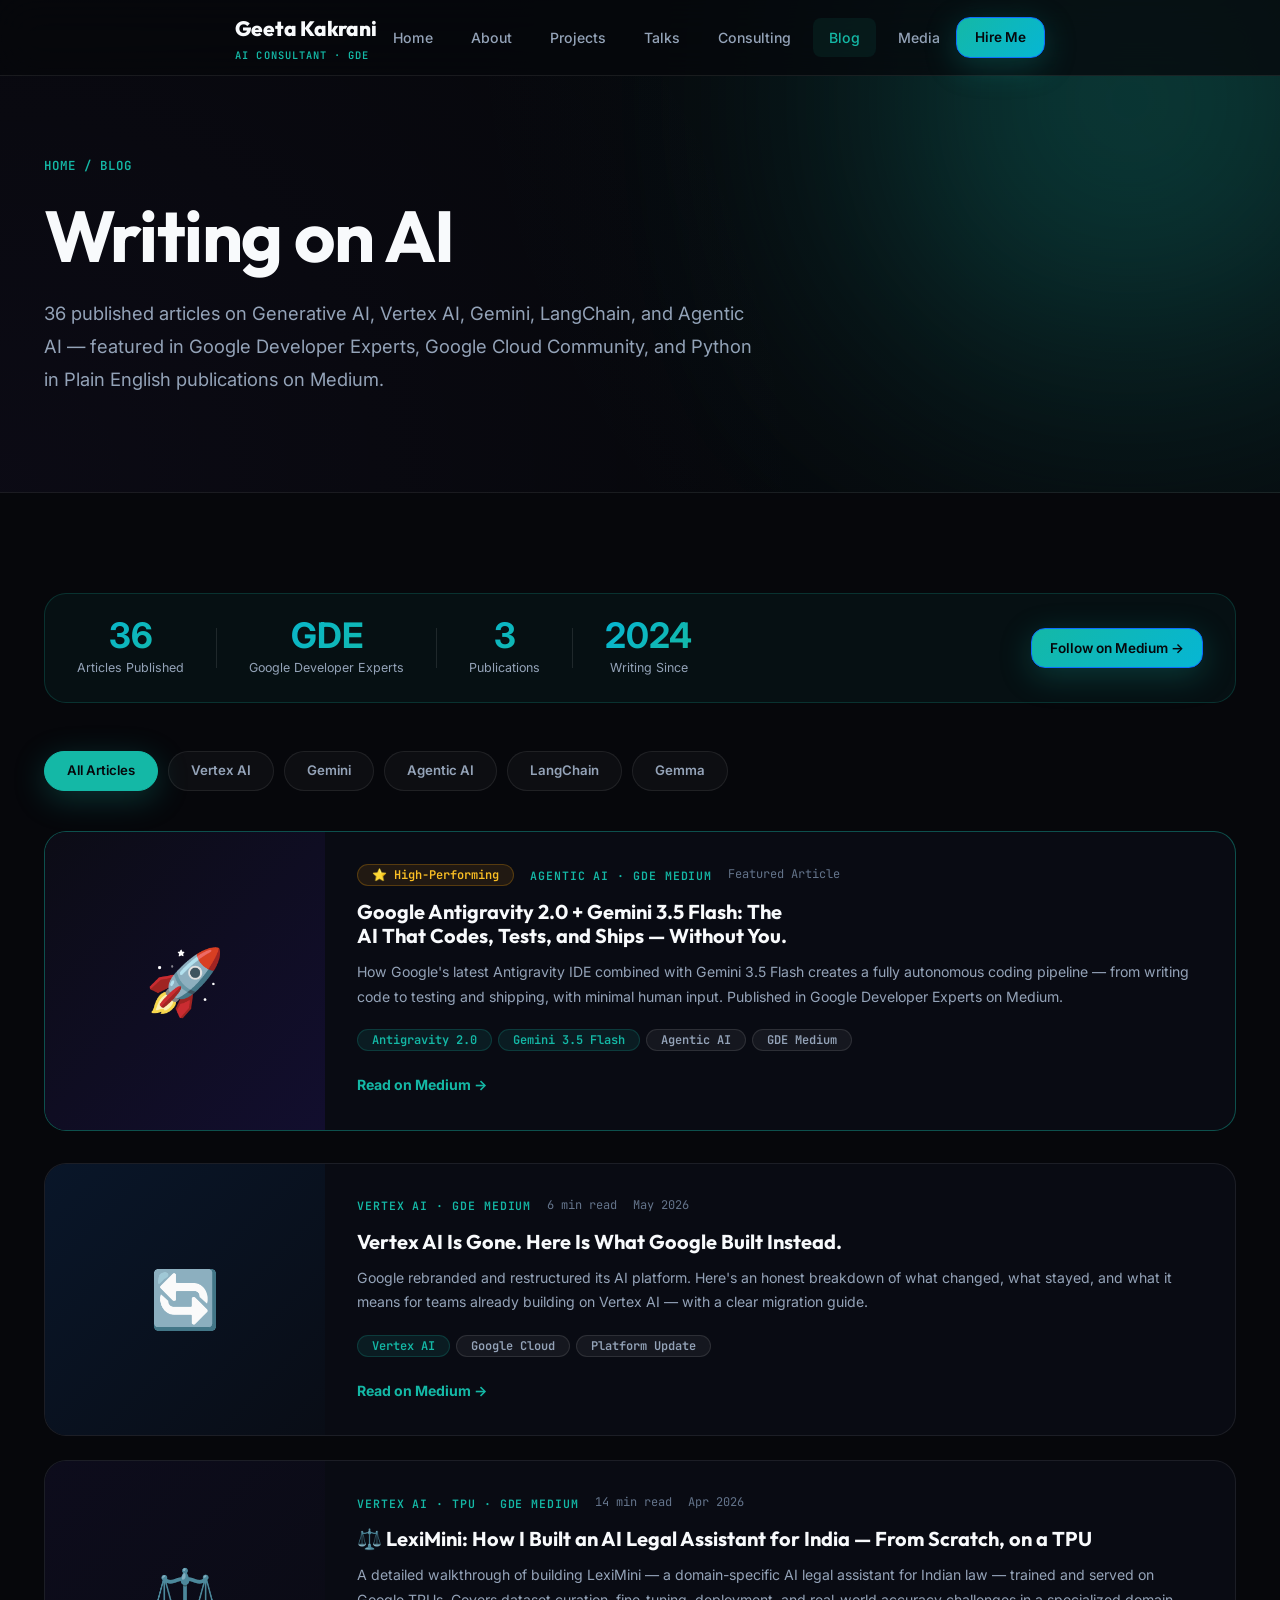
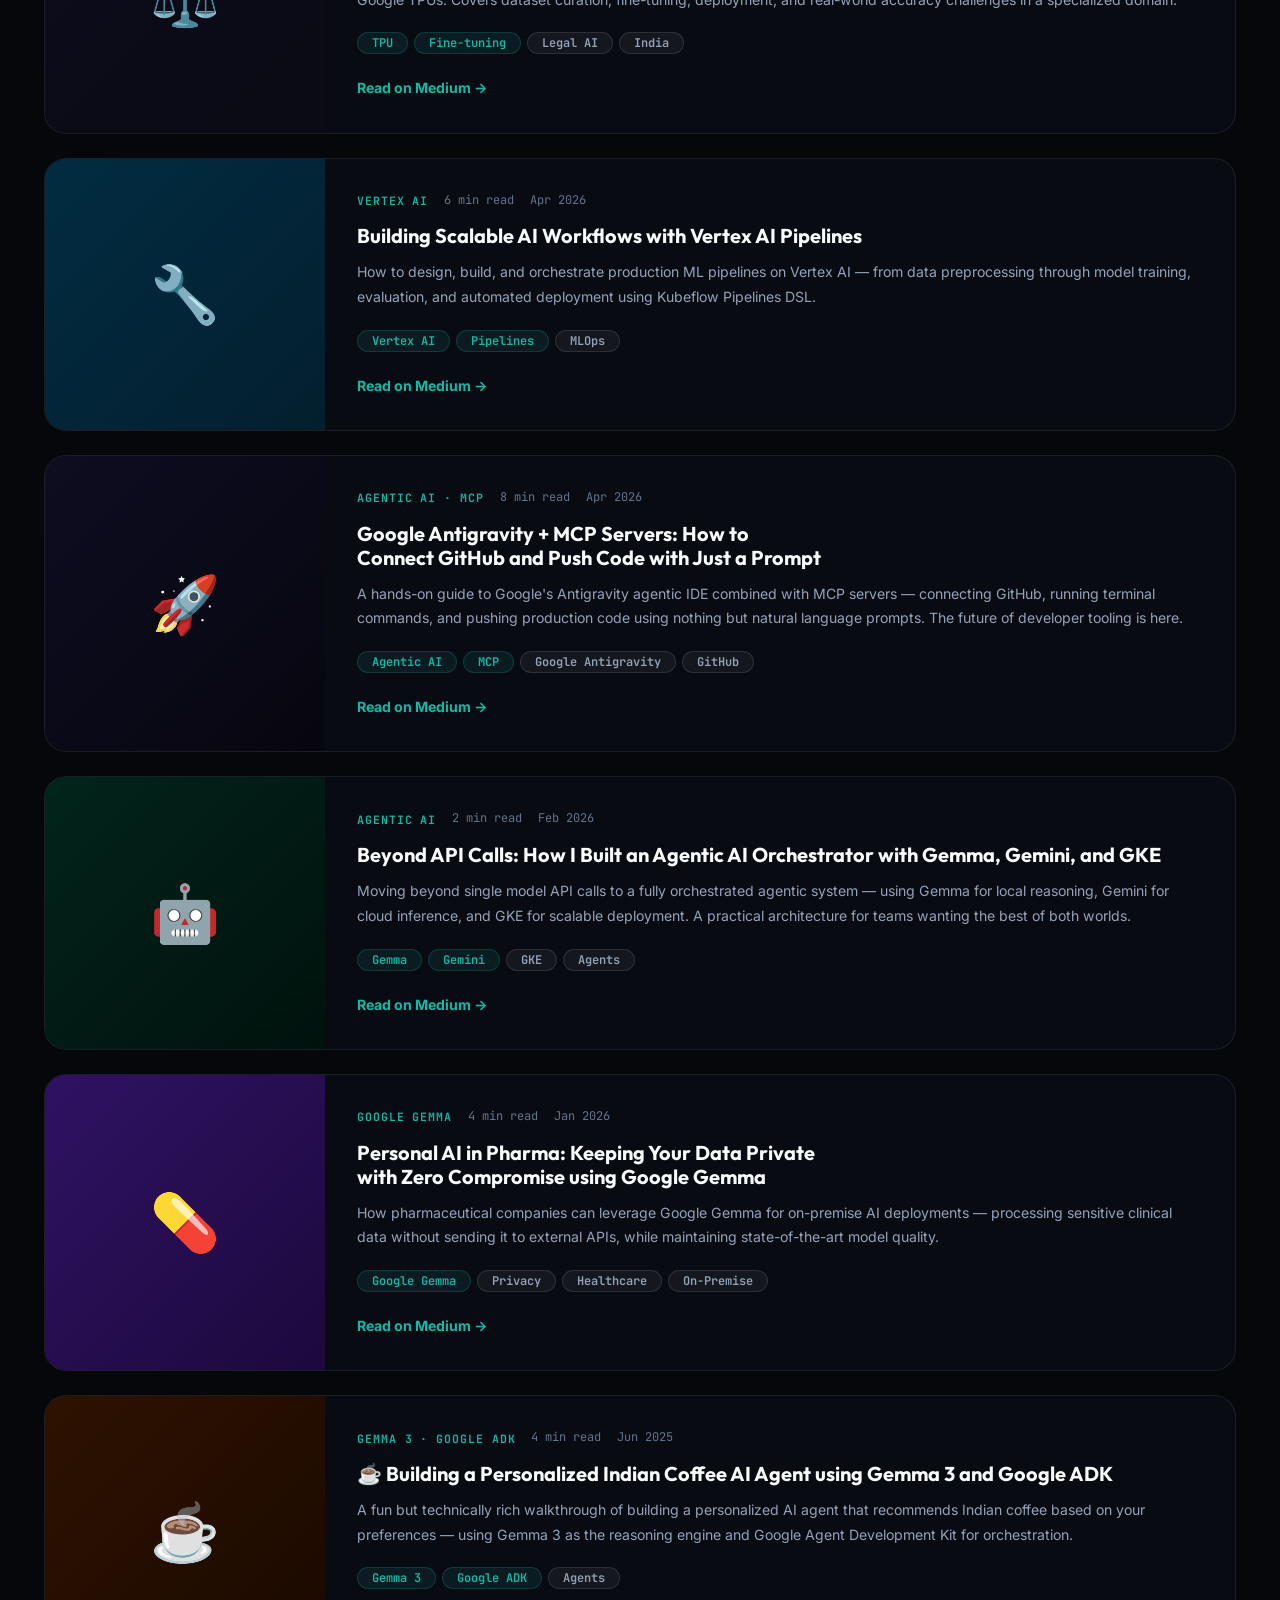
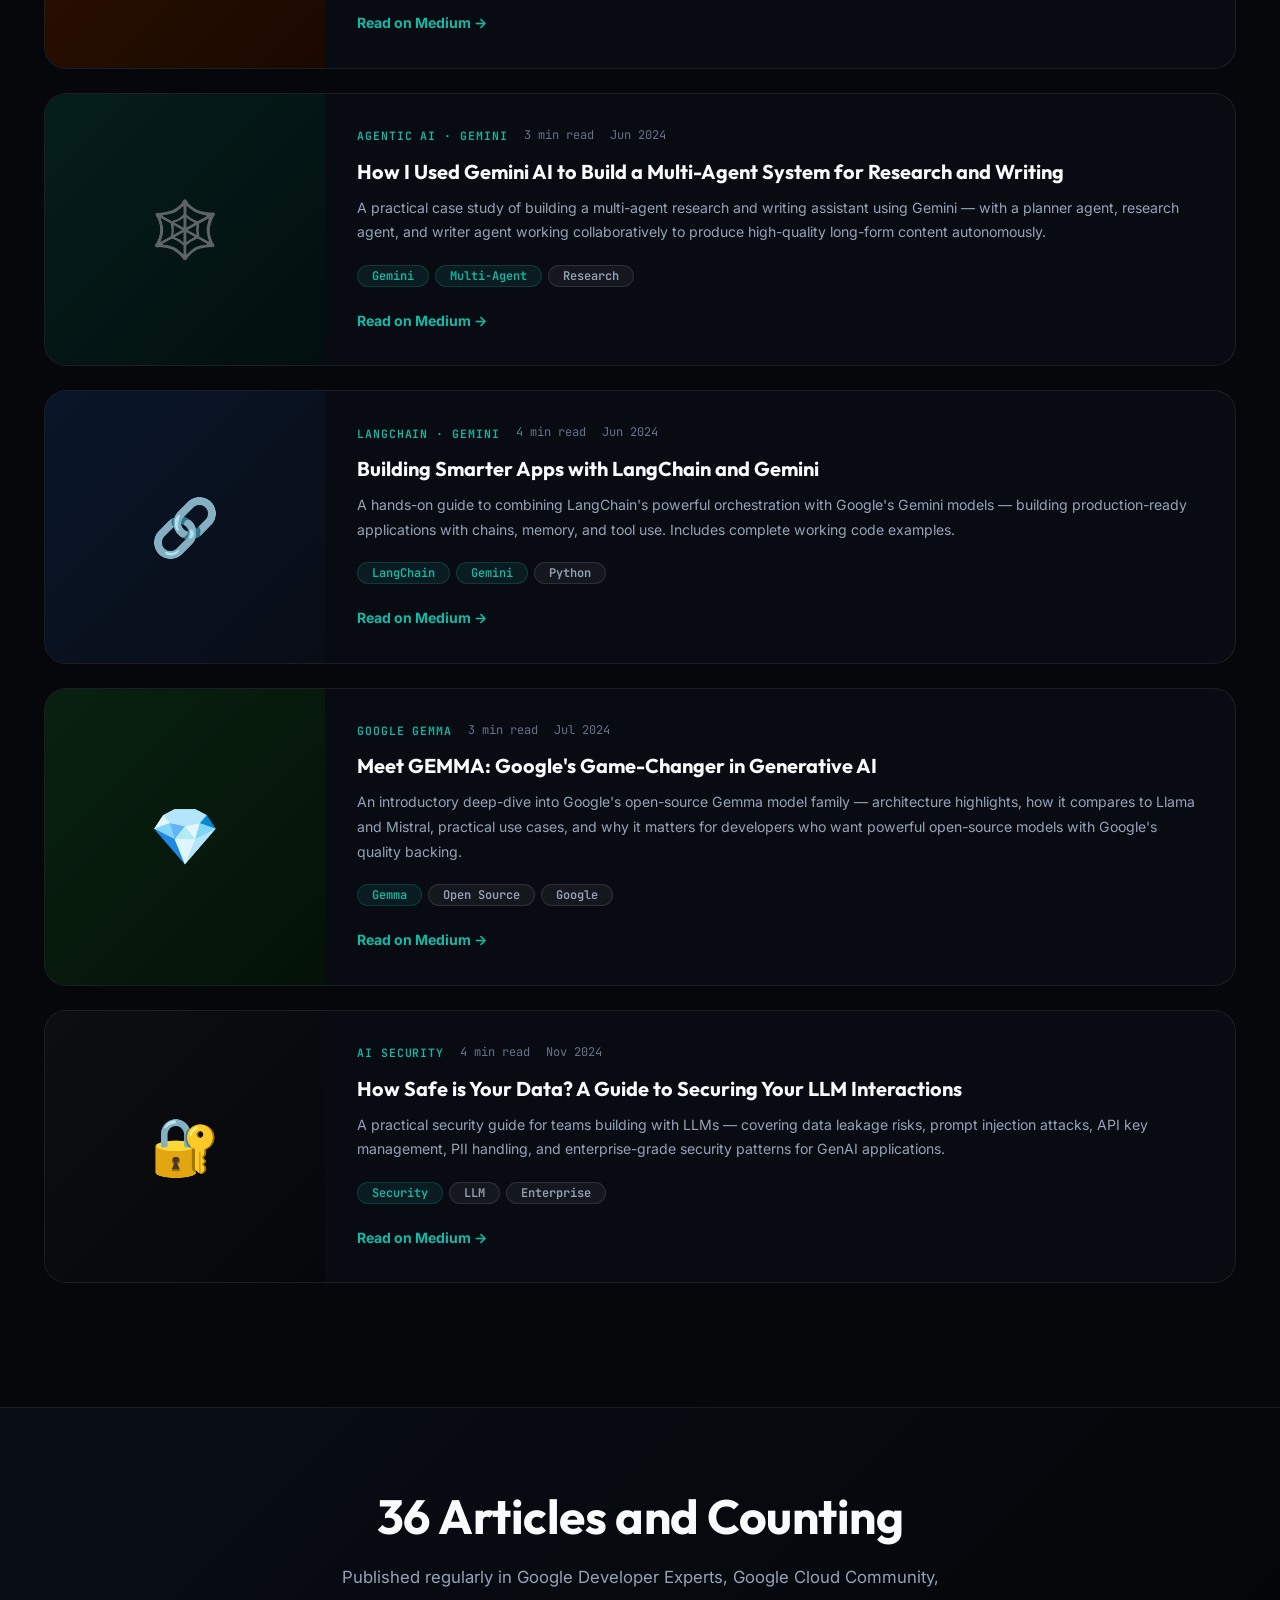
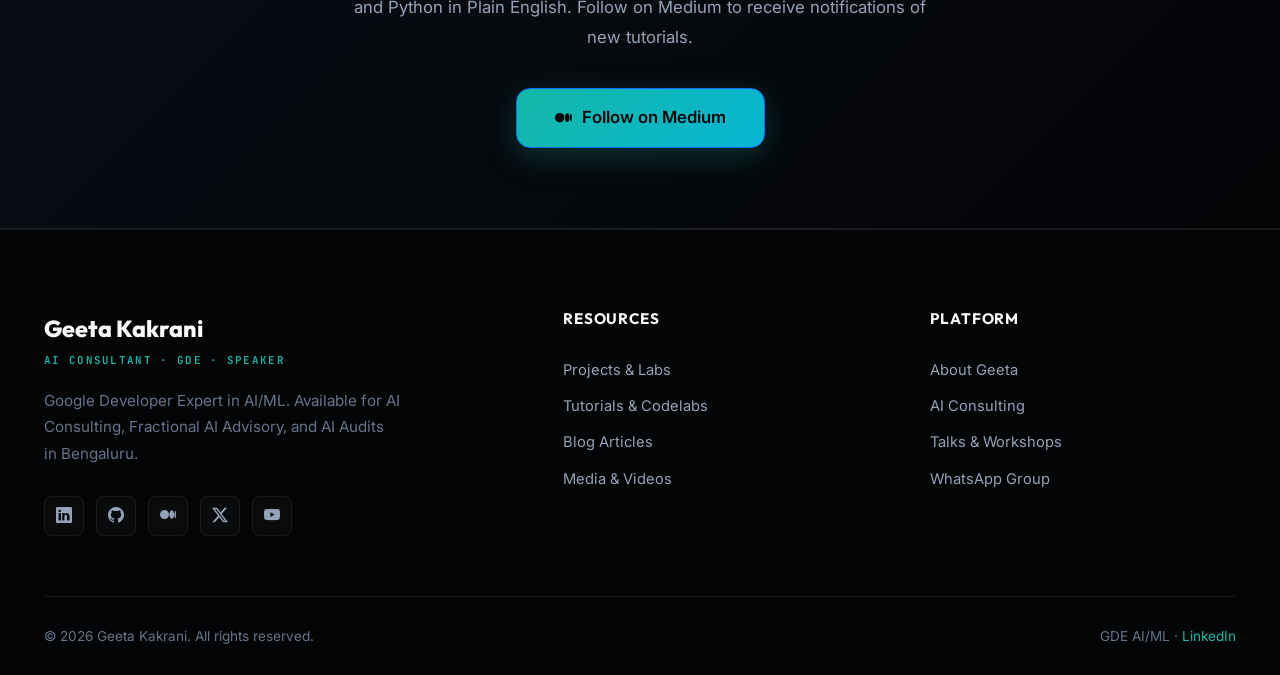
<file: pages/blog.html>
<!DOCTYPE html>
<html lang="en">
<head>
  <meta charset="UTF-8" />
  <meta name="viewport" content="width=device-width, initial-scale=1.0" />
  <title>Blog — Geeta Kakrani | AI Articles on Medium</title>
  <meta name="description" content="Published articles by Geeta Kakrani on Vertex AI, Gemini, LangChain, Agentic AI, RAG, Google Gemma, and more — featured on Google Developer Experts Medium." />

  <!-- Google Fonts -->
  <link rel="preconnect" href="https://fonts.googleapis.com" />
  <link rel="preconnect" href="https://fonts.gstatic.com" crossorigin />

  <!-- Bootstrap 5 CSS -->
  <link href="https://cdn.jsdelivr.net/npm/bootstrap@5.3.3/dist/css/bootstrap.min.css" rel="stylesheet" integrity="sha384-QWTKZyjpPEjISv5WaRU9OFeRpok6YctnYmDr5pNlyT2bRjXh0JMhjY6hW+ALEwIH" crossorigin="anonymous">

  <!-- Bootstrap Icons -->
  <link rel="stylesheet" href="https://cdn.jsdelivr.net/npm/bootstrap-icons@1.11.3/font/bootstrap-icons.min.css">

  <!-- Custom Styles -->
  <link rel="stylesheet" href="../css/main.css" />
  <link rel="stylesheet" href="../css/pages.css" />
</head>
<body>

  <!-- Dynamic Header placeholder -->
  <div id="nav-placeholder"></div>

  <!-- PAGE HERO -->
  <section class="page-hero">
    <div class="glow-blob blob-teal" style="top: -100px; right: -50px;"></div>
    <div class="container">
      <div class="page-hero-breadcrumb">Home / Blog</div>
      <h1>Writing on AI</h1>
      <p>36 published articles on Generative AI, Vertex AI, Gemini, LangChain, and Agentic AI — featured in Google Developer Experts, Google Cloud Community, and Python in Plain English publications on Medium.</p>
    </div>
  </section>

  <!-- BLOG METRICS + FILTER + CARDS -->
  <section class="section">
    <div class="container">

      <!-- Stats row -->
      <div style="display:flex; gap:32px; flex-wrap:wrap; padding:24px 32px; background:rgba(20, 184, 166, 0.05); border:1px solid rgba(20, 184, 166, 0.2); border-radius:var(--radius-lg); margin-bottom:48px; align-items:center;" class="reveal">
        <div style="text-align:center;">
          <div class="font-bold text-gradient-cyan-teal" style="font-size:2.2rem; line-height:1;" data-counter="36">0</div>
          <div style="font-size:0.78rem; color:var(--text-secondary); margin-top:4px;">Articles Published</div>
        </div>
        <div style="width:1px; height:40px; background:rgba(255,255,255,0.1);"></div>
        <div style="text-align:center;">
          <div class="font-bold text-gradient-cyan-teal" style="font-size:2.2rem; line-height:1;">GDE</div>
          <div style="font-size:0.78rem; color:var(--text-secondary); margin-top:4px;">Google Developer Experts</div>
        </div>
        <div style="width:1px; height:40px; background:rgba(255,255,255,0.1);"></div>
        <div style="text-align:center;">
          <div class="font-bold text-gradient-cyan-teal" style="font-size:2.2rem; line-height:1;">3</div>
          <div style="font-size:0.78rem; color:var(--text-secondary); margin-top:4px;">Publications</div>
        </div>
        <div style="width:1px; height:40px; background:rgba(255,255,255,0.1);"></div>
        <div style="text-align:center;">
          <div class="font-bold text-gradient-cyan-teal" style="font-size:2.2rem; line-height:1;">2024</div>
          <div style="font-size:0.78rem; color:var(--text-secondary); margin-top:4px;">Writing Since</div>
        </div>
        <div style="margin-left:auto; display:flex; align-items:center;">
          <a href="https://medium.com/@Geetakakrani" target="_blank" rel="noopener" class="btn btn-primary btn-sm">Follow on Medium →</a>
        </div>
      </div>

      <!-- Filters -->
      <div class="talks-filter-bar reveal reveal-delay-1" style="margin-bottom:40px;">
        <button class="filter-btn active" data-filter="all">All Articles</button>
        <button class="filter-btn" data-filter="vertex">Vertex AI</button>
        <button class="filter-btn" data-filter="gemini">Gemini</button>
        <button class="filter-btn" data-filter="agents">Agentic AI</button>
        <button class="filter-btn" data-filter="langchain">LangChain</button>
        <button class="filter-btn" data-filter="gemma">Gemma</button>
      </div>

      <!-- ── FEATURED ARTICLE ── -->
      <div class="blog-full-card reveal" style="margin-bottom:32px; border:1px solid rgba(20, 184, 166, 0.4);" data-blog-cat="agents">
        <div class="blog-full-img" style="background:linear-gradient(135deg,#0c0c16,#120e2e); min-height:240px;">
          <span style="font-size:4rem;">🚀</span>
        </div>
        <div class="blog-full-body">
          <div class="blog-full-meta">
            <span class="badge badge-amber">⭐ High-Performing</span>
            <span class="blog-card-cat">Agentic AI · GDE Medium</span>
            <span class="blog-read-time">Featured Article</span>
          </div>
          <h3>Google Antigravity 2.0 + Gemini 3.5 Flash: The AI That Codes, Tests, and Ships — Without You.</h3>
          <p>How Google's latest Antigravity IDE combined with Gemini 3.5 Flash creates a fully autonomous coding pipeline — from writing code to testing and shipping, with minimal human input. Published in Google Developer Experts on Medium.</p>
          <div class="blog-tags">
            <span class="badge badge-teal">Antigravity 2.0</span>
            <span class="badge badge-teal">Gemini 3.5 Flash</span>
            <span class="badge badge-gray">Agentic AI</span>
            <span class="badge badge-gray">GDE Medium</span>
          </div>
          <a href="https://medium.com/google-developer-experts/google-antigravity-2-0-gemini-3-5-flash-the-ai-that-codes-tests-and-ships-without-you-24dc2dc2ba47" target="_blank" rel="noopener" class="blog-cta">Read on Medium →</a>
        </div>
      </div>

      <!-- ── ARTICLE: Vertex AI Is Gone ── -->
      <div class="blog-full-card reveal" data-blog-cat="vertex">
        <div class="blog-full-img" style="background:linear-gradient(135deg,#091629,#090d16);">
          <span style="font-size:3.5rem;">🔄</span>
        </div>
        <div class="blog-full-body">
          <div class="blog-full-meta">
            <span class="blog-card-cat">Vertex AI · GDE Medium</span>
            <span class="blog-read-time">6 min read</span>
            <span class="blog-card-date">May 2026</span>
          </div>
          <h3>Vertex AI Is Gone. Here Is What Google Built Instead.</h3>
          <p>Google rebranded and restructured its AI platform. Here's an honest breakdown of what changed, what stayed, and what it means for teams already building on Vertex AI — with a clear migration guide.</p>
          <div class="blog-tags">
            <span class="badge badge-teal">Vertex AI</span>
            <span class="badge badge-gray">Google Cloud</span>
            <span class="badge badge-gray">Platform Update</span>
          </div>
          <a href="https://medium.com/google-developer-experts/vertex-ai-is-gone-here-is-what-google-built-instead-92556d1c64eb" target="_blank" rel="noopener" class="blog-cta">Read on Medium →</a>
        </div>
      </div>

      <!-- ── ARTICLE: LexiMini ── -->
      <div class="blog-full-card reveal" data-blog-cat="vertex">
        <div class="blog-full-img" style="background:linear-gradient(135deg,#0d0c1c,#0a0b14);">
          <span style="font-size:3.5rem;">⚖️</span>
        </div>
        <div class="blog-full-body">
          <div class="blog-full-meta">
            <span class="blog-card-cat">Vertex AI · TPU · GDE Medium</span>
            <span class="blog-read-time">14 min read</span>
            <span class="blog-card-date">Apr 2026</span>
          </div>
          <h3>⚖️ LexiMini: How I Built an AI Legal Assistant for India — From Scratch, on a TPU</h3>
          <p>A detailed walkthrough of building LexiMini — a domain-specific AI legal assistant for Indian law — trained and served on Google TPUs. Covers dataset curation, fine-tuning, deployment, and real-world accuracy challenges in a specialized domain.</p>
          <div class="blog-tags">
            <span class="badge badge-teal">TPU</span>
            <span class="badge badge-teal">Fine-tuning</span>
            <span class="badge badge-gray">Legal AI</span>
            <span class="badge badge-gray">India</span>
          </div>
          <a href="https://medium.com/google-developer-experts/%EF%B8%8F-leximini-how-i-built-an-ai-legal-assistant-for-india-from-scratch-on-a-tpu-f8354e20cbc9" target="_blank" rel="noopener" class="blog-cta">Read on Medium →</a>
        </div>
      </div>

      <!-- ── ARTICLE: Vertex AI Pipelines ── -->
      <div class="blog-full-card reveal" data-blog-cat="vertex">
        <div class="blog-full-img" style="background:linear-gradient(135deg,#022c42,#031f2e);">
          <span style="font-size:3.5rem;">🔧</span>
        </div>
        <div class="blog-full-body">
          <div class="blog-full-meta">
            <span class="blog-card-cat">Vertex AI</span>
            <span class="blog-read-time">6 min read</span>
            <span class="blog-card-date">Apr 2026</span>
          </div>
          <h3>Building Scalable AI Workflows with Vertex AI Pipelines</h3>
          <p>How to design, build, and orchestrate production ML pipelines on Vertex AI — from data preprocessing through model training, evaluation, and automated deployment using Kubeflow Pipelines DSL.</p>
          <div class="blog-tags">
            <span class="badge badge-teal">Vertex AI</span>
            <span class="badge badge-teal">Pipelines</span>
            <span class="badge badge-gray">MLOps</span>
          </div>
          <a href="https://medium.com/@Geetakakrani" target="_blank" rel="noopener" class="blog-cta">Read on Medium →</a>
        </div>
      </div>

      <!-- ── ARTICLE: Google Antigravity + MCP ── -->
      <div class="blog-full-card reveal" data-blog-cat="agents">
        <div class="blog-full-img" style="background:linear-gradient(135deg,#0e0d21,#07060f);">
          <span style="font-size:3.5rem;">🚀</span>
        </div>
        <div class="blog-full-body">
          <div class="blog-full-meta">
            <span class="blog-card-cat">Agentic AI · MCP</span>
            <span class="blog-read-time">8 min read</span>
            <span class="blog-card-date">Apr 2026</span>
          </div>
          <h3>Google Antigravity + MCP Servers: How to Connect GitHub and Push Code with Just a Prompt</h3>
          <p>A hands-on guide to Google's Antigravity agentic IDE combined with MCP servers — connecting GitHub, running terminal commands, and pushing production code using nothing but natural language prompts. The future of developer tooling is here.</p>
          <div class="blog-tags">
            <span class="badge badge-teal">Agentic AI</span>
            <span class="badge badge-teal">MCP</span>
            <span class="badge badge-gray">Google Antigravity</span>
            <span class="badge badge-gray">GitHub</span>
          </div>
          <a href="https://medium.com/@Geetakakrani" target="_blank" rel="noopener" class="blog-cta">Read on Medium →</a>
        </div>
      </div>

      <!-- ── ARTICLE: Beyond API Calls ── -->
      <div class="blog-full-card reveal" data-blog-cat="agents">
        <div class="blog-full-img" style="background:linear-gradient(135deg,#02241b,#01120d);">
          <span style="font-size:3.5rem;">🤖</span>
        </div>
        <div class="blog-full-body">
          <div class="blog-full-meta">
            <span class="blog-card-cat">Agentic AI</span>
            <span class="blog-read-time">2 min read</span>
            <span class="blog-card-date">Feb 2026</span>
          </div>
          <h3>Beyond API Calls: How I Built an Agentic AI Orchestrator with Gemma, Gemini, and GKE</h3>
          <p>Moving beyond single model API calls to a fully orchestrated agentic system — using Gemma for local reasoning, Gemini for cloud inference, and GKE for scalable deployment. A practical architecture for teams wanting the best of both worlds.</p>
          <div class="blog-tags">
            <span class="badge badge-teal">Gemma</span>
            <span class="badge badge-teal">Gemini</span>
            <span class="badge badge-gray">GKE</span>
            <span class="badge badge-gray">Agents</span>
          </div>
          <a href="https://medium.com/@Geetakakrani" target="_blank" rel="noopener" class="blog-cta">Read on Medium →</a>
        </div>
      </div>

      <!-- ── ARTICLE: Personal AI in Pharma ── -->
      <div class="blog-full-card reveal" data-blog-cat="gemma">
        <div class="blog-full-img" style="background:linear-gradient(135deg,#2f1263,#1c093d);">
          <span style="font-size:3.5rem;">💊</span>
        </div>
        <div class="blog-full-body">
          <div class="blog-full-meta">
            <span class="blog-card-cat">Google Gemma</span>
            <span class="blog-read-time">4 min read</span>
            <span class="blog-card-date">Jan 2026</span>
          </div>
          <h3>Personal AI in Pharma: Keeping Your Data Private with Zero Compromise using Google Gemma</h3>
          <p>How pharmaceutical companies can leverage Google Gemma for on-premise AI deployments — processing sensitive clinical data without sending it to external APIs, while maintaining state-of-the-art model quality.</p>
          <div class="blog-tags">
            <span class="badge badge-teal">Google Gemma</span>
            <span class="badge badge-gray">Privacy</span>
            <span class="badge badge-gray">Healthcare</span>
            <span class="badge badge-gray">On-Premise</span>
          </div>
          <a href="https://medium.com/@Geetakakrani" target="_blank" rel="noopener" class="blog-cta">Read on Medium →</a>
        </div>
      </div>

      <!-- ── ARTICLE: Coffee AI Agent ── -->
      <div class="blog-full-card reveal" data-blog-cat="gemma">
        <div class="blog-full-img" style="background:linear-gradient(135deg,#2e1201,#1a0900);">
          <span style="font-size:3.5rem;">☕</span>
        </div>
        <div class="blog-full-body">
          <div class="blog-full-meta">
            <span class="blog-card-cat">Gemma 3 · Google ADK</span>
            <span class="blog-read-time">4 min read</span>
            <span class="blog-card-date">Jun 2025</span>
          </div>
          <h3>☕ Building a Personalized Indian Coffee AI Agent using Gemma 3 and Google ADK</h3>
          <p>A fun but technically rich walkthrough of building a personalized AI agent that recommends Indian coffee based on your preferences — using Gemma 3 as the reasoning engine and Google Agent Development Kit for orchestration.</p>
          <div class="blog-tags">
            <span class="badge badge-teal">Gemma 3</span>
            <span class="badge badge-teal">Google ADK</span>
            <span class="badge badge-gray">Agents</span>
          </div>
          <a href="https://medium.com/@Geetakakrani" target="_blank" rel="noopener" class="blog-cta">Read on Medium →</a>
        </div>
      </div>

      <!-- ── ARTICLE: Multi-Agent System ── -->
      <div class="blog-full-card reveal" data-blog-cat="agents">
        <div class="blog-full-img" style="background:linear-gradient(135deg,#051e1c,#020f0e);">
          <span style="font-size:3.5rem;">🕸️</span>
        </div>
        <div class="blog-full-body">
          <div class="blog-full-meta">
            <span class="blog-card-cat">Agentic AI · Gemini</span>
            <span class="blog-read-time">3 min read</span>
            <span class="blog-card-date">Jun 2024</span>
          </div>
          <h3>How I Used Gemini AI to Build a Multi-Agent System for Research and Writing</h3>
          <p>A practical case study of building a multi-agent research and writing assistant using Gemini — with a planner agent, research agent, and writer agent working collaboratively to produce high-quality long-form content autonomously.</p>
          <div class="blog-tags">
            <span class="badge badge-teal">Gemini</span>
            <span class="badge badge-teal">Multi-Agent</span>
            <span class="badge badge-gray">Research</span>
          </div>
          <a href="https://medium.com/@Geetakakrani" target="_blank" rel="noopener" class="blog-cta">Read on Medium →</a>
        </div>
      </div>

      <!-- ── ARTICLE: LangChain + Gemini ── -->
      <div class="blog-full-card reveal" data-blog-cat="langchain">
        <div class="blog-full-img" style="background:linear-gradient(135deg,#091629,#090d16);">
          <span style="font-size:3.5rem;">🔗</span>
        </div>
        <div class="blog-full-body">
          <div class="blog-full-meta">
            <span class="blog-card-cat">LangChain · Gemini</span>
            <span class="blog-read-time">4 min read</span>
            <span class="blog-card-date">Jun 2024</span>
          </div>
          <h3>Building Smarter Apps with LangChain and Gemini</h3>
          <p>A hands-on guide to combining LangChain's powerful orchestration with Google's Gemini models — building production-ready applications with chains, memory, and tool use. Includes complete working code examples.</p>
          <div class="blog-tags">
            <span class="badge badge-teal">LangChain</span>
            <span class="badge badge-teal">Gemini</span>
            <span class="badge badge-gray">Python</span>
          </div>
          <a href="https://medium.com/@Geetakakrani" target="_blank" rel="noopener" class="blog-cta">Read on Medium →</a>
        </div>
      </div>

      <!-- ── ARTICLE: Meet GEMMA ── -->
      <div class="blog-full-card reveal" data-blog-cat="gemma">
        <div class="blog-full-img" style="background:linear-gradient(135deg,#082110,#041208);">
          <span style="font-size:3.5rem;">💎</span>
        </div>
        <div class="blog-full-body">
          <div class="blog-full-meta">
            <span class="blog-card-cat">Google Gemma</span>
            <span class="blog-read-time">3 min read</span>
            <span class="blog-card-date">Jul 2024</span>
          </div>
          <h3>Meet GEMMA: Google's Game-Changer in Generative AI</h3>
          <p>An introductory deep-dive into Google's open-source Gemma model family — architecture highlights, how it compares to Llama and Mistral, practical use cases, and why it matters for developers who want powerful open-source models with Google's quality backing.</p>
          <div class="blog-tags">
            <span class="badge badge-teal">Gemma</span>
            <span class="badge badge-gray">Open Source</span>
            <span class="badge badge-gray">Google</span>
          </div>
          <a href="https://medium.com/@Geetakakrani" target="_blank" rel="noopener" class="blog-cta">Read on Medium →</a>
        </div>
      </div>

      <!-- ── ARTICLE: How Safe is Your Data ── -->
      <div class="blog-full-card reveal" data-blog-cat="vertex">
        <div class="blog-full-img" style="background:linear-gradient(135deg,#0c0e12,#06070a);">
          <span style="font-size:3.5rem;">🔐</span>
        </div>
        <div class="blog-full-body">
          <div class="blog-full-meta">
            <span class="blog-card-cat">AI Security</span>
            <span class="blog-read-time">4 min read</span>
            <span class="blog-card-date">Nov 2024</span>
          </div>
          <h3>How Safe is Your Data? A Guide to Securing Your LLM Interactions</h3>
          <p>A practical security guide for teams building with LLMs — covering data leakage risks, prompt injection attacks, API key management, PII handling, and enterprise-grade security patterns for GenAI applications.</p>
          <div class="blog-tags">
            <span class="badge badge-teal">Security</span>
            <span class="badge badge-gray">LLM</span>
            <span class="badge badge-gray">Enterprise</span>
          </div>
          <a href="https://medium.com/@Geetakakrani" target="_blank" rel="noopener" class="blog-cta">Read on Medium →</a>
        </div>
      </div>

    </div>
  </section>

  <!-- CTA -->
  <section class="newsletter-section">
    <div class="newsletter-inner">
      <h2>36 Articles and Counting</h2>
      <p>Published regularly in Google Developer Experts, Google Cloud Community, and Python in Plain English. Follow on Medium to receive notifications of new tutorials.</p>
      <a href="https://medium.com/@Geetakakrani" target="_blank" rel="noopener" class="btn btn-lg btn-primary">
        <i class="bi bi-medium"></i> Follow on Medium
      </a>
    </div>
  </section>

  <!-- Footer Placeholder -->
  <div id="footer-placeholder"></div>

  <!-- Bootstrap JS -->
  <script src="https://cdn.jsdelivr.net/npm/bootstrap@5.3.3/dist/js/bootstrap.bundle.min.js" integrity="sha384-YvpcrYf0tY3lHB60NNkmXc5s9fDVZLESaAA55NDzOxhy9GkcIdslK1eN7N6jIeHz" crossorigin="anonymous"></script>

  <!-- Custom Scripts -->
  <script src="../js/components.js"></script>
  <script src="../js/main.js"></script>

  <!-- Blog filter script -->
  <script>
    document.addEventListener('DOMContentLoaded', () => {
      const filterBtns = document.querySelectorAll('.talks-filter-bar .filter-btn');
      const cards = document.querySelectorAll('[data-blog-cat]');
      filterBtns.forEach(btn => {
        btn.addEventListener('click', () => {
          filterBtns.forEach(b => b.classList.remove('active'));
          btn.classList.add('active');
          const filter = btn.dataset.filter || btn.textContent.toLowerCase().replace('all articles','all').trim();
          cards.forEach(card => {
            const cat = card.dataset.blogCat;
            card.style.display = (filter === 'all' || cat === filter) ? '' : 'none';
          });
        });
      });
    });
  </script>
</body>
</html>
</file>
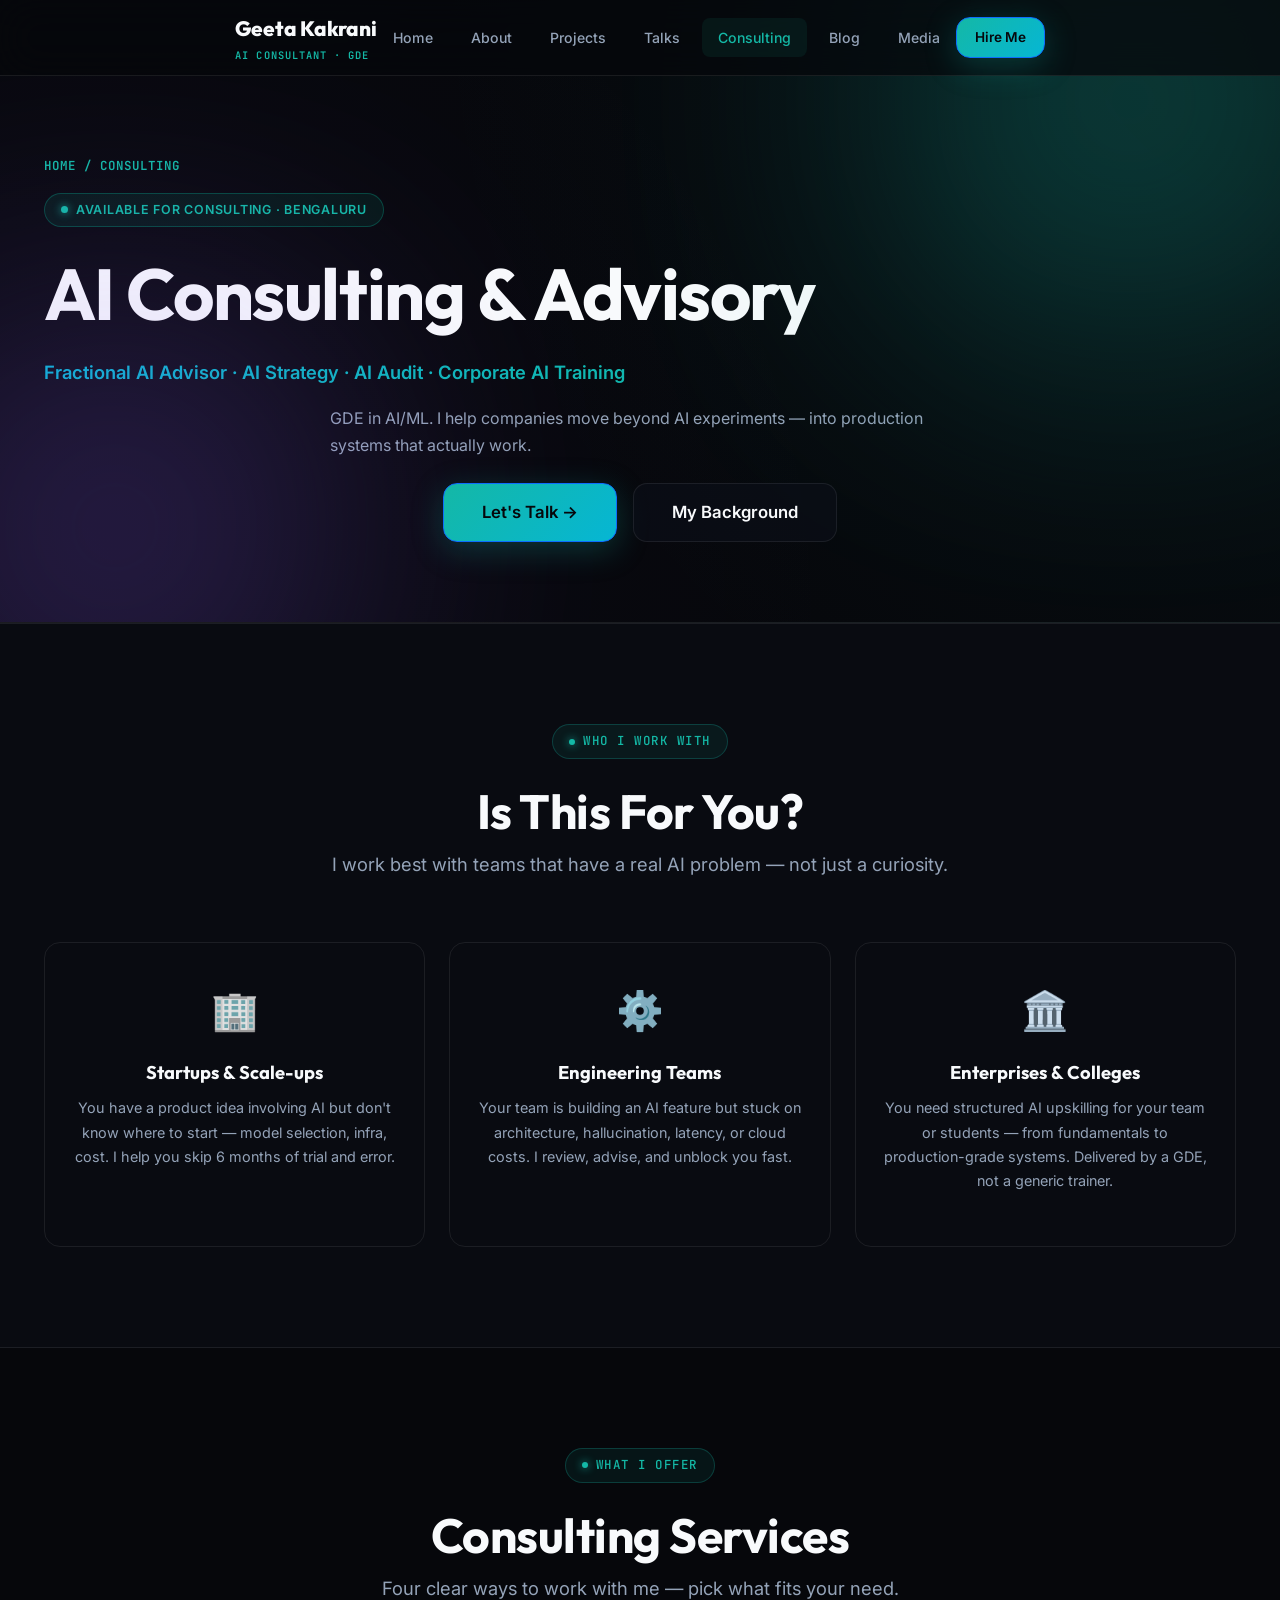
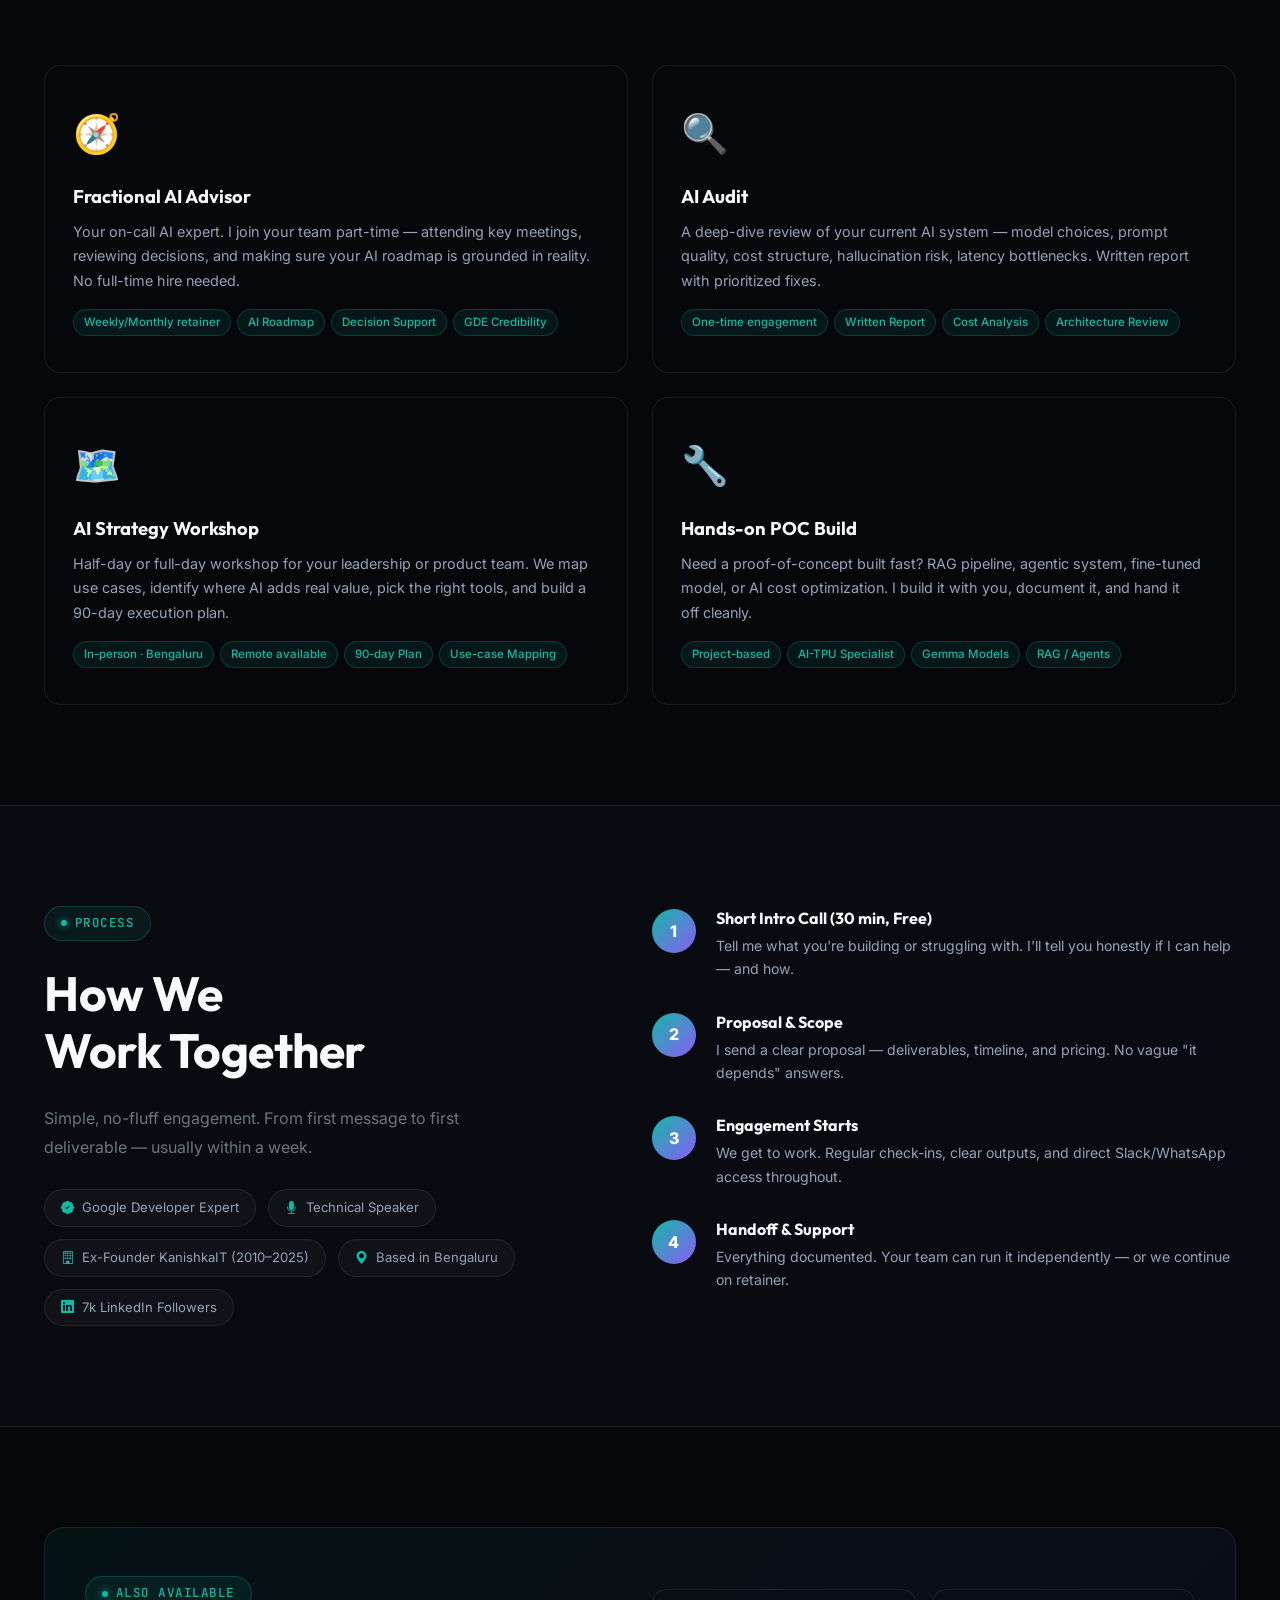
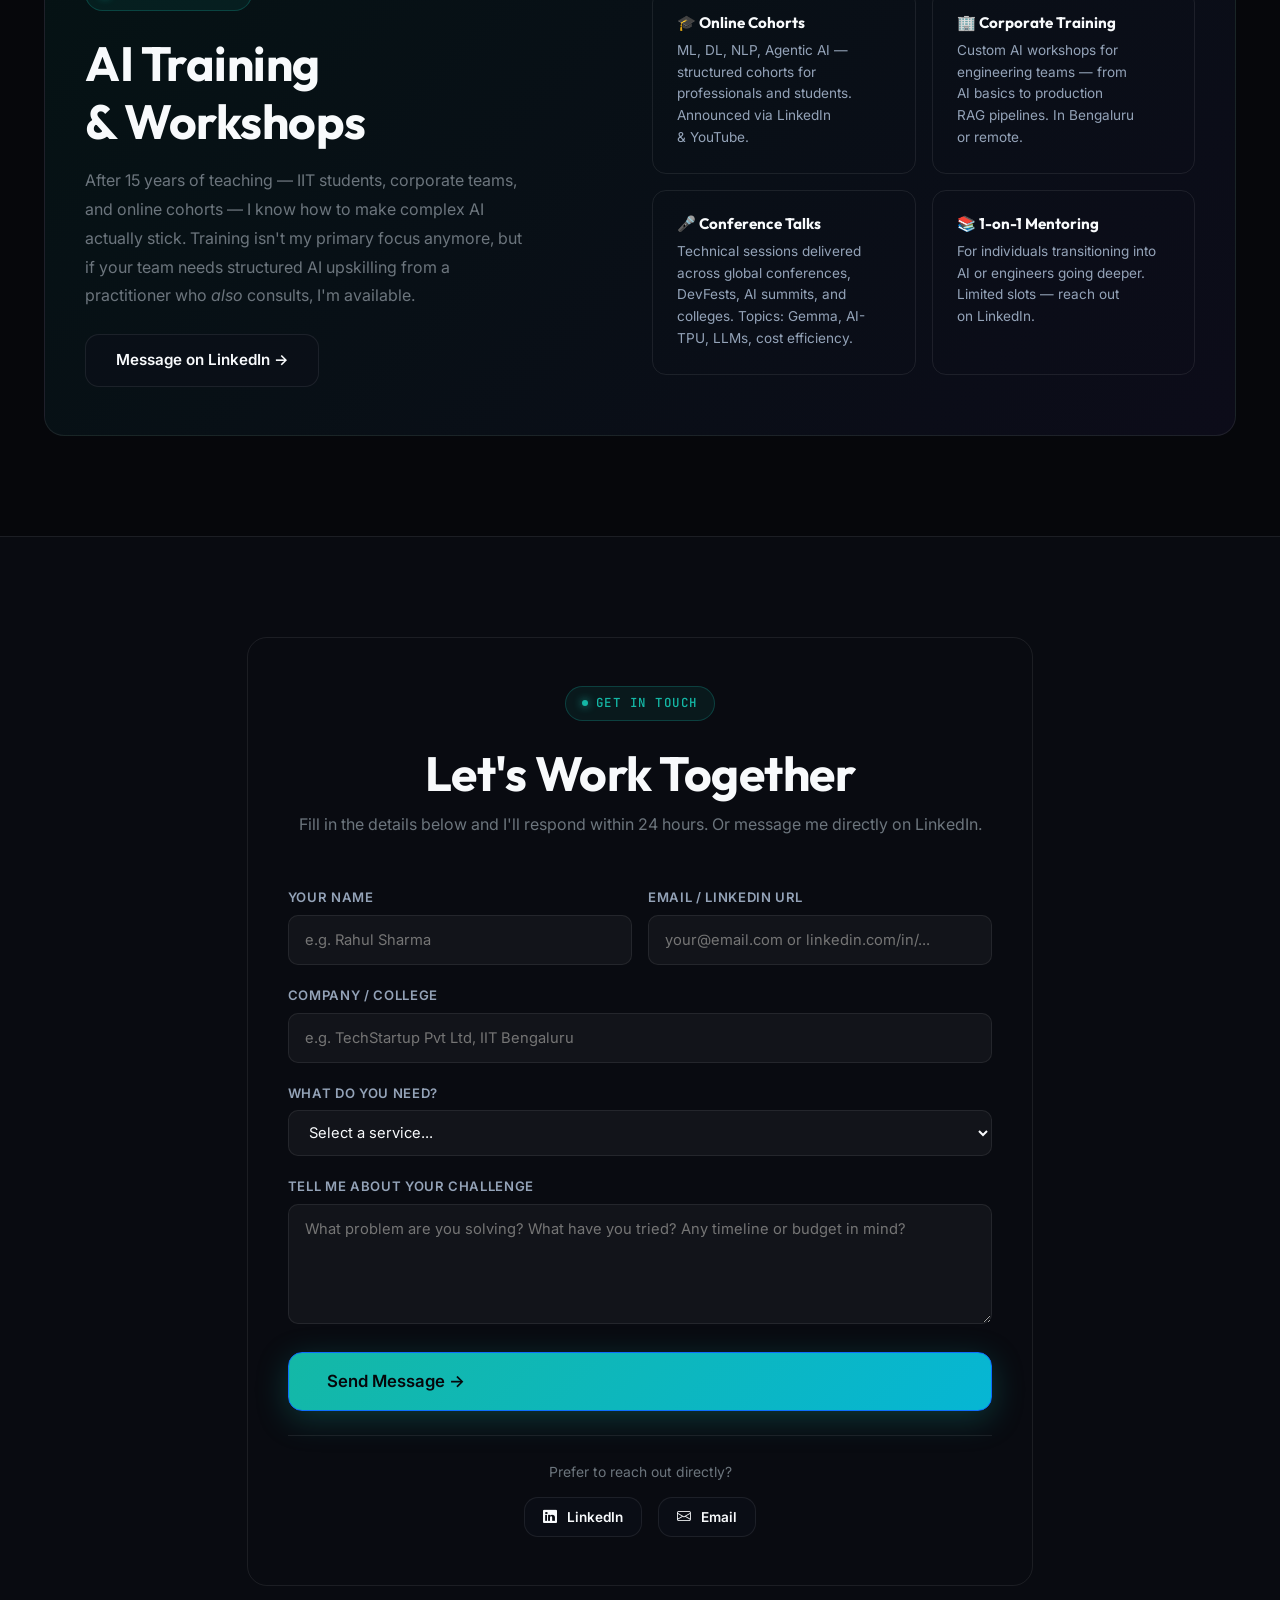
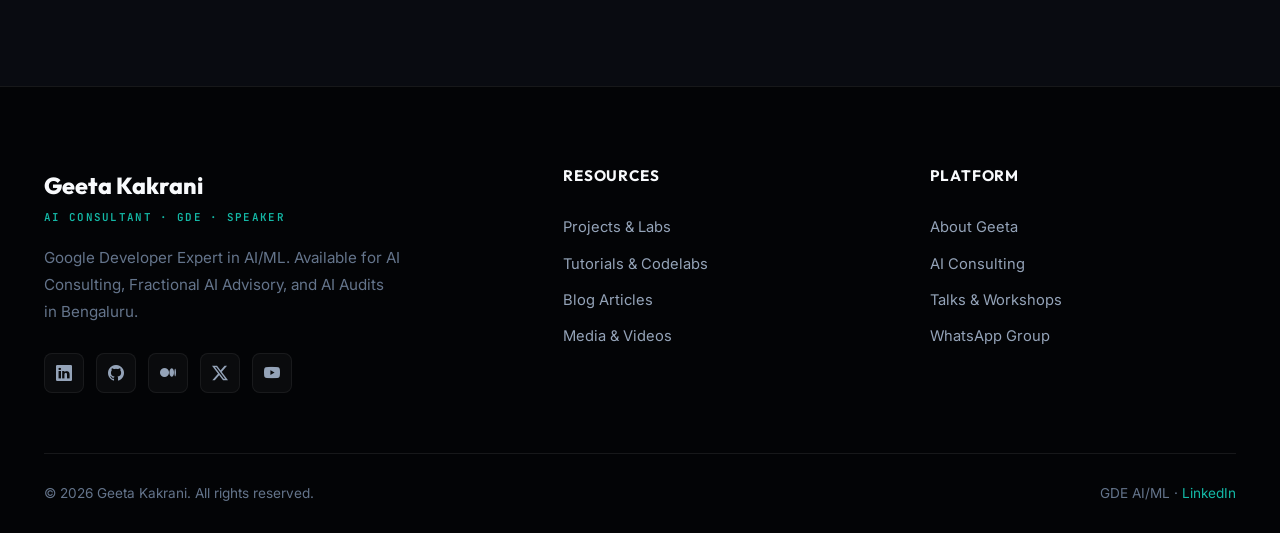
<file: pages/consulting.html>
<!DOCTYPE html>
<html lang="en">
<head>
  <meta charset="UTF-8" />
  <meta name="viewport" content="width=device-width, initial-scale=1.0" />
  <title>AI Consulting — Geeta Kakrani | Fractional AI Advisor · Bengaluru</title>
  <meta name="description" content="Hire Geeta Kakrani as your AI Consultant in Bengaluru. Google Developer Expert offering Fractional AI Advisory, AI Strategy, AI Audits, and Corporate AI Training. Specializing in AI-TPU, Gemma, ML/DL/NLP." />

  <!-- Google Fonts -->
  <link rel="preconnect" href="https://fonts.googleapis.com" />
  <link rel="preconnect" href="https://fonts.gstatic.com" crossorigin />

  <!-- Bootstrap 5 CSS -->
  <link href="https://cdn.jsdelivr.net/npm/bootstrap@5.3.3/dist/css/bootstrap.min.css" rel="stylesheet" integrity="sha384-QWTKZyjpPEjISv5WaRU9OFeRpok6YctnYmDr5pNlyT2bRjXh0JMhjY6hW+ALEwIH" crossorigin="anonymous">

  <!-- Bootstrap Icons -->
  <link rel="stylesheet" href="https://cdn.jsdelivr.net/npm/bootstrap-icons@1.11.3/font/bootstrap-icons.min.css">

  <!-- Custom Styles -->
  <link rel="stylesheet" href="../css/main.css" />
  <link rel="stylesheet" href="../css/pages.css" />

  <style>
    .consulting-hero-badge {
      display: inline-flex;
      align-items: center;
      gap: 8px;
      background: rgba(0,212,170,0.08);
      border: 1px solid rgba(0,212,170,0.25);
      border-radius: 50px;
      padding: 6px 16px;
      font-size: 0.78rem;
      font-weight: 600;
      color: var(--primary-teal);
      letter-spacing: 0.06em;
      text-transform: uppercase;
      margin-bottom: 24px;
    }
    .consulting-hero-badge span {
      width: 7px; height: 7px;
      border-radius: 50%;
      background: var(--primary-teal);
      box-shadow: 0 0 8px var(--primary-teal);
      animation: pulse 2s infinite;
    }
    @keyframes pulse {
      0%, 100% { opacity: 1; transform: scale(1); }
      50% { opacity: 0.5; transform: scale(1.3); }
    }
    .service-card {
      background: var(--card-bg);
      border: 1px solid var(--border-glass);
      border-radius: 16px;
      padding: 36px 28px;
      transition: transform 0.3s ease, border-color 0.3s ease, box-shadow 0.3s ease;
      height: 100%;
    }
    .service-card:hover {
      transform: translateY(-6px);
      border-color: var(--primary-teal);
      box-shadow: 0 0 30px rgba(0,212,170,0.12);
    }
    .service-icon { font-size: 2.4rem; margin-bottom: 20px; display: block; }
    .service-card h3 { font-size: 1.15rem; font-weight: 700; margin-bottom: 12px; color: var(--text-primary); }
    .service-card p { color: var(--text-secondary); font-size: 0.9rem; line-height: 1.7; margin-bottom: 16px; }
    .service-tags { display: flex; flex-wrap: wrap; gap: 6px; }
    .service-tag {
      font-size: 0.72rem; padding: 3px 10px; border-radius: 20px;
      background: rgba(0,212,170,0.08); border: 1px solid rgba(0,212,170,0.2);
      color: var(--primary-teal); font-weight: 500;
    }
    .process-step { display: flex; gap: 20px; align-items: flex-start; margin-bottom: 32px; }
    .process-step-num {
      min-width: 44px; height: 44px; border-radius: 50%;
      background: linear-gradient(135deg, var(--primary-teal), var(--primary-violet));
      display: flex; align-items: center; justify-content: center;
      font-size: 1rem; font-weight: 800; color: #fff; flex-shrink: 0;
    }
    .process-step-body h4 { font-size: 1rem; font-weight: 700; margin-bottom: 6px; color: var(--text-primary); }
    .process-step-body p { font-size: 0.88rem; color: var(--text-secondary); line-height: 1.65; margin: 0; }
    .training-banner {
      background: linear-gradient(135deg, rgba(0,212,170,0.06), rgba(123,97,255,0.06));
      border: 1px solid var(--border-glass); border-radius: 20px; padding: 48px 40px;
    }
    .training-card {
      background: var(--card-bg); border: 1px solid var(--border-glass);
      border-radius: 14px; padding: 24px; transition: border-color 0.3s; height: 100%;
    }
    .training-card:hover { border-color: rgba(0,212,170,0.4); }
    .training-card h5 { font-size: 0.95rem; font-weight: 700; margin-bottom: 8px; color: var(--text-primary); }
    .training-card p { font-size: 0.85rem; color: var(--text-secondary); margin: 0; line-height: 1.6; }
    .contact-card {
      background: var(--card-bg); border: 1px solid var(--border-glass);
      border-radius: 20px; padding: 48px 40px;
    }
    .contact-card label {
      font-size: 0.82rem; font-weight: 600; color: var(--text-secondary);
      letter-spacing: 0.05em; text-transform: uppercase; margin-bottom: 6px; display: block;
    }
    .contact-card input,
    .contact-card select,
    .contact-card textarea {
      width: 100%; background: rgba(255,255,255,0.04);
      border: 1px solid var(--border-glass); border-radius: 10px;
      padding: 12px 16px; color: var(--text-primary); font-size: 0.92rem;
      font-family: inherit; margin-bottom: 20px; transition: border-color 0.25s; outline: none;
    }
    .contact-card input:focus,
    .contact-card select:focus,
    .contact-card textarea:focus {
      border-color: var(--primary-teal); box-shadow: 0 0 0 3px rgba(0,212,170,0.1);
    }
    .contact-card select option { background: #0f1117; }
    .contact-card textarea { resize: vertical; min-height: 120px; }
    .trust-row { display: flex; flex-wrap: wrap; gap: 12px; margin-top: 28px; }
    .trust-pill {
      display: flex; align-items: center; gap: 8px;
      background: rgba(255,255,255,0.03); border: 1px solid var(--border-glass);
      border-radius: 50px; padding: 7px 16px; font-size: 0.82rem; color: var(--text-secondary);
    }
    .trust-pill i { color: var(--primary-teal); }
  </style>
</head>
<body>

  <div id="nav-placeholder"></div>

  <!-- HERO -->
  <section class="page-hero">
    <div class="glow-blob blob-teal" style="top: -100px; right: -50px;"></div>
    <div class="glow-blob blob-violet" style="bottom: -80px; left: -60px;"></div>
    <div class="container">
      <div class="page-hero-breadcrumb">Home / Consulting</div>
      <div class="consulting-hero-badge"><span></span> Available for Consulting &middot; Bengaluru</div>
      <h1>AI Consulting &amp; Advisory</h1>
      <p class="text-gradient-cyan-teal font-semibold">Fractional AI Advisor &middot; AI Strategy &middot; AI Audit &middot; Corporate AI Training</p>
      <p style="max-width:620px; margin:16px auto 0; color:var(--text-secondary); font-size:1rem; line-height:1.7;">
        GDE in AI/ML. I help companies move beyond AI experiments — into production systems that actually work.
      </p>
      <div class="d-flex gap-3 justify-content-center flex-wrap mt-4">
        <a href="#contact" class="btn btn-primary btn-lg">Let's Talk &rarr;</a>
        <a href="about.html" class="btn btn-secondary btn-lg">My Background</a>
      </div>
    </div>
  </section>

  <!-- WHO THIS IS FOR -->
  <section class="section" style="background:#090b11; border-top:1px solid var(--border-glass); border-bottom:1px solid var(--border-glass);">
    <div class="container">
      <div class="text-center mb-5">
        <div class="section-label">Who I Work With</div>
        <h2>Is This For You?</h2>
        <p class="section-intro">I work best with teams that have a real AI problem — not just a curiosity.</p>
      </div>
      <div class="row g-4 justify-content-center">
        <div class="col-md-4 reveal">
          <div class="service-card text-center">
            <span class="service-icon">&#x1F3E2;</span>
            <h3>Startups &amp; Scale-ups</h3>
            <p>You have a product idea involving AI but don't know where to start — model selection, infra, cost. I help you skip 6 months of trial and error.</p>
          </div>
        </div>
        <div class="col-md-4 reveal reveal-delay-1">
          <div class="service-card text-center">
            <span class="service-icon">&#x2699;&#xFE0F;</span>
            <h3>Engineering Teams</h3>
            <p>Your team is building an AI feature but stuck on architecture, hallucination, latency, or cloud costs. I review, advise, and unblock you fast.</p>
          </div>
        </div>
        <div class="col-md-4 reveal reveal-delay-2">
          <div class="service-card text-center">
            <span class="service-icon">&#x1F3DB;&#xFE0F;</span>
            <h3>Enterprises &amp; Colleges</h3>
            <p>You need structured AI upskilling for your team or students — from fundamentals to production-grade systems. Delivered by a GDE, not a generic trainer.</p>
          </div>
        </div>
      </div>
    </div>
  </section>

  <!-- SERVICES -->
  <section class="section">
    <div class="container">
      <div class="text-center mb-5">
        <div class="section-label">What I Offer</div>
        <h2>Consulting Services</h2>
        <p class="section-intro">Four clear ways to work with me — pick what fits your need.</p>
      </div>
      <div class="row g-4">
        <div class="col-md-6 reveal">
          <div class="service-card">
            <span class="service-icon">&#x1F9ED;</span>
            <h3>Fractional AI Advisor</h3>
            <p>Your on-call AI expert. I join your team part-time — attending key meetings, reviewing decisions, and making sure your AI roadmap is grounded in reality. No full-time hire needed.</p>
            <div class="service-tags">
              <span class="service-tag">Weekly/Monthly retainer</span>
              <span class="service-tag">AI Roadmap</span>
              <span class="service-tag">Decision Support</span>
              <span class="service-tag">GDE Credibility</span>
            </div>
          </div>
        </div>
        <div class="col-md-6 reveal reveal-delay-1">
          <div class="service-card">
            <span class="service-icon">&#x1F50D;</span>
            <h3>AI Audit</h3>
            <p>A deep-dive review of your current AI system — model choices, prompt quality, cost structure, hallucination risk, latency bottlenecks. Written report with prioritized fixes.</p>
            <div class="service-tags">
              <span class="service-tag">One-time engagement</span>
              <span class="service-tag">Written Report</span>
              <span class="service-tag">Cost Analysis</span>
              <span class="service-tag">Architecture Review</span>
            </div>
          </div>
        </div>
        <div class="col-md-6 reveal">
          <div class="service-card">
            <span class="service-icon">&#x1F5FA;&#xFE0F;</span>
            <h3>AI Strategy Workshop</h3>
            <p>Half-day or full-day workshop for your leadership or product team. We map use cases, identify where AI adds real value, pick the right tools, and build a 90-day execution plan.</p>
            <div class="service-tags">
              <span class="service-tag">In-person · Bengaluru</span>
              <span class="service-tag">Remote available</span>
              <span class="service-tag">90-day Plan</span>
              <span class="service-tag">Use-case Mapping</span>
            </div>
          </div>
        </div>
        <div class="col-md-6 reveal reveal-delay-1">
          <div class="service-card">
            <span class="service-icon">&#x1F527;</span>
            <h3>Hands-on POC Build</h3>
            <p>Need a proof-of-concept built fast? RAG pipeline, agentic system, fine-tuned model, or AI cost optimization. I build it with you, document it, and hand it off cleanly.</p>
            <div class="service-tags">
              <span class="service-tag">Project-based</span>
              <span class="service-tag">AI-TPU Specialist</span>
              <span class="service-tag">Gemma Models</span>
              <span class="service-tag">RAG / Agents</span>
            </div>
          </div>
        </div>
      </div>
    </div>
  </section>

  <!-- HOW IT WORKS -->
  <section class="section" style="background:#090b11; border-top:1px solid var(--border-glass); border-bottom:1px solid var(--border-glass);">
    <div class="container">
      <div class="row gy-5 align-items-center">
        <div class="col-lg-5 reveal">
          <div class="section-label">Process</div>
          <h2 class="mb-4">How We Work Together</h2>
          <p class="text-secondary">Simple, no-fluff engagement. From first message to first deliverable — usually within a week.</p>
          <div class="trust-row">
            <div class="trust-pill"><i class="bi bi-patch-check-fill"></i> Google Developer Expert</div>
            <div class="trust-pill"><i class="bi bi-mic-fill"></i> Technical Speaker</div>
            <div class="trust-pill"><i class="bi bi-building"></i> Ex-Founder KanishkaIT (2010–2025)</div>
            <div class="trust-pill"><i class="bi bi-geo-alt-fill"></i> Based in Bengaluru</div>
            <div class="trust-pill"><i class="bi bi-linkedin"></i> 7k LinkedIn Followers</div>
          </div>
        </div>
        <div class="col-lg-6 offset-lg-1 reveal reveal-delay-2">
          <div class="process-step">
            <div class="process-step-num">1</div>
            <div class="process-step-body">
              <h4>Short Intro Call (30 min, Free)</h4>
              <p>Tell me what you're building or struggling with. I'll tell you honestly if I can help — and how.</p>
            </div>
          </div>
          <div class="process-step">
            <div class="process-step-num">2</div>
            <div class="process-step-body">
              <h4>Proposal &amp; Scope</h4>
              <p>I send a clear proposal — deliverables, timeline, and pricing. No vague "it depends" answers.</p>
            </div>
          </div>
          <div class="process-step">
            <div class="process-step-num">3</div>
            <div class="process-step-body">
              <h4>Engagement Starts</h4>
              <p>We get to work. Regular check-ins, clear outputs, and direct Slack/WhatsApp access throughout.</p>
            </div>
          </div>
          <div class="process-step">
            <div class="process-step-num">4</div>
            <div class="process-step-body">
              <h4>Handoff &amp; Support</h4>
              <p>Everything documented. Your team can run it independently — or we continue on retainer.</p>
            </div>
          </div>
        </div>
      </div>
    </div>
  </section>

  <!-- TRAINING (Secondary) -->
  <section class="section">
    <div class="container">
      <div class="training-banner reveal">
        <div class="row align-items-center gy-4">
          <div class="col-lg-5">
            <div class="section-label">Also Available</div>
            <h2 class="mb-3">AI Training &amp; Workshops</h2>
            <p class="text-secondary mb-4">
              After 15 years of teaching — IIT students, corporate teams, and online cohorts — I know how to make complex AI actually stick. Training isn't my primary focus anymore, but if your team needs structured AI upskilling from a practitioner who <em>also</em> consults, I'm available.
            </p>
            <a href="https://www.linkedin.com/in/geetakakrani/" target="_blank" rel="noopener" class="btn btn-secondary">Message on LinkedIn &rarr;</a>
          </div>
          <div class="col-lg-6 offset-lg-1">
            <div class="row g-3">
              <div class="col-sm-6">
                <div class="training-card">
                  <h5>&#x1F393; Online Cohorts</h5>
                  <p>ML, DL, NLP, Agentic AI — structured cohorts for professionals and students. Announced via LinkedIn &amp; YouTube.</p>
                </div>
              </div>
              <div class="col-sm-6">
                <div class="training-card">
                  <h5>&#x1F3E2; Corporate Training</h5>
                  <p>Custom AI workshops for engineering teams — from AI basics to production RAG pipelines. In Bengaluru or remote.</p>
                </div>
              </div>
              <div class="col-sm-6">
                <div class="training-card">
                  <h5>&#x1F3A4; Conference Talks</h5>
                  <p>Technical sessions delivered across global conferences, DevFests, AI summits, and colleges. Topics: Gemma, AI-TPU, LLMs, cost efficiency.</p>
                </div>
              </div>
              <div class="col-sm-6">
                <div class="training-card">
                  <h5>&#x1F4DA; 1-on-1 Mentoring</h5>
                  <p>For individuals transitioning into AI or engineers going deeper. Limited slots — reach out on LinkedIn.</p>
                </div>
              </div>
            </div>
          </div>
        </div>
      </div>
    </div>
  </section>

  <!-- CONTACT -->
  <section class="section" id="contact" style="background:#090b11; border-top:1px solid var(--border-glass);">
    <div class="container">
      <div class="row justify-content-center">
        <div class="col-lg-8">
          <div class="contact-card reveal">
            <div class="text-center mb-5">
              <div class="section-label">Get in Touch</div>
              <h2>Let's Work Together</h2>
              <p class="text-secondary">Fill in the details below and I'll respond within 24 hours. Or message me directly on LinkedIn.</p>
            </div>

            <form id="consultingForm" onsubmit="handleFormSubmit(event)">
              <div class="row g-0">
                <div class="col-md-6 pe-md-2">
                  <label for="cf-name">Your Name</label>
                  <input type="text" id="cf-name" placeholder="e.g. Rahul Sharma" required />
                </div>
                <div class="col-md-6 ps-md-2">
                  <label for="cf-email">Email / LinkedIn URL</label>
                  <input type="text" id="cf-email" placeholder="your@email.com or linkedin.com/in/..." required />
                </div>
              </div>
              <label for="cf-company">Company / College</label>
              <input type="text" id="cf-company" placeholder="e.g. TechStartup Pvt Ltd, IIT Bengaluru" />
              <label for="cf-service">What do you need?</label>
              <select id="cf-service" required>
                <option value="" disabled selected>Select a service...</option>
                <option value="fractional">Fractional AI Advisor (Retainer)</option>
                <option value="audit">AI Audit (One-time Review)</option>
                <option value="strategy">AI Strategy Workshop</option>
                <option value="poc">Hands-on POC Build</option>
                <option value="training">Corporate AI Training</option>
                <option value="talk">Conference Talk / Keynote</option>
                <option value="other">Other / Not Sure Yet</option>
              </select>
              <label for="cf-message">Tell me about your challenge</label>
              <textarea id="cf-message" placeholder="What problem are you solving? What have you tried? Any timeline or budget in mind?" required></textarea>
              <button type="submit" class="btn btn-primary btn-lg w-100" id="cf-submit">Send Message &rarr;</button>
            </form>

            <div id="cf-success" style="display:none;" class="text-center mt-4">
              <div style="font-size:2.5rem; margin-bottom:12px;">&#x2705;</div>
              <h4>Got it! I'll reply within 24 hours.</h4>
              <p class="text-secondary">Meanwhile, connect on <a href="https://www.linkedin.com/in/geetakakrani/" target="_blank" rel="noopener" style="color:var(--primary-teal);">LinkedIn</a> for faster response.</p>
            </div>

            <div class="text-center mt-4" style="border-top:1px solid var(--border-glass); padding-top:24px;">
              <p class="text-secondary" style="font-size:0.87rem; margin-bottom:12px;">Prefer to reach out directly?</p>
              <div class="d-flex gap-3 justify-content-center flex-wrap">
                <a href="https://www.linkedin.com/in/geetakakrani/" target="_blank" rel="noopener" class="btn btn-secondary btn-sm">
                  <i class="bi bi-linkedin"></i> LinkedIn
                </a>
                <a href="mailto:geetakakrani@gmail.com" class="btn btn-secondary btn-sm">
                  <i class="bi bi-envelope"></i> Email
                </a>
              </div>
            </div>
          </div>
        </div>
      </div>
    </div>
  </section>

  <div id="footer-placeholder"></div>

  <script src="https://cdn.jsdelivr.net/npm/bootstrap@5.3.3/dist/js/bootstrap.bundle.min.js" integrity="sha384-YvpcrYf0tY3lHB60NNkmXc5s9fDVZLESaAA55NDzOxhy9GkcIdslK1eN7N6jIeHz" crossorigin="anonymous"></script>
  <script src="../js/components.js"></script>
  <script src="../js/main.js"></script>
  <script>
    function handleFormSubmit(e) {
      e.preventDefault();
      const btn = document.getElementById('cf-submit');
      btn.textContent = 'Sending...';
      btn.disabled = true;
      setTimeout(() => {
        document.getElementById('consultingForm').style.display = 'none';
        document.getElementById('cf-success').style.display = 'block';
      }, 1200);
    }
  </script>

</body>
</html>
</file>
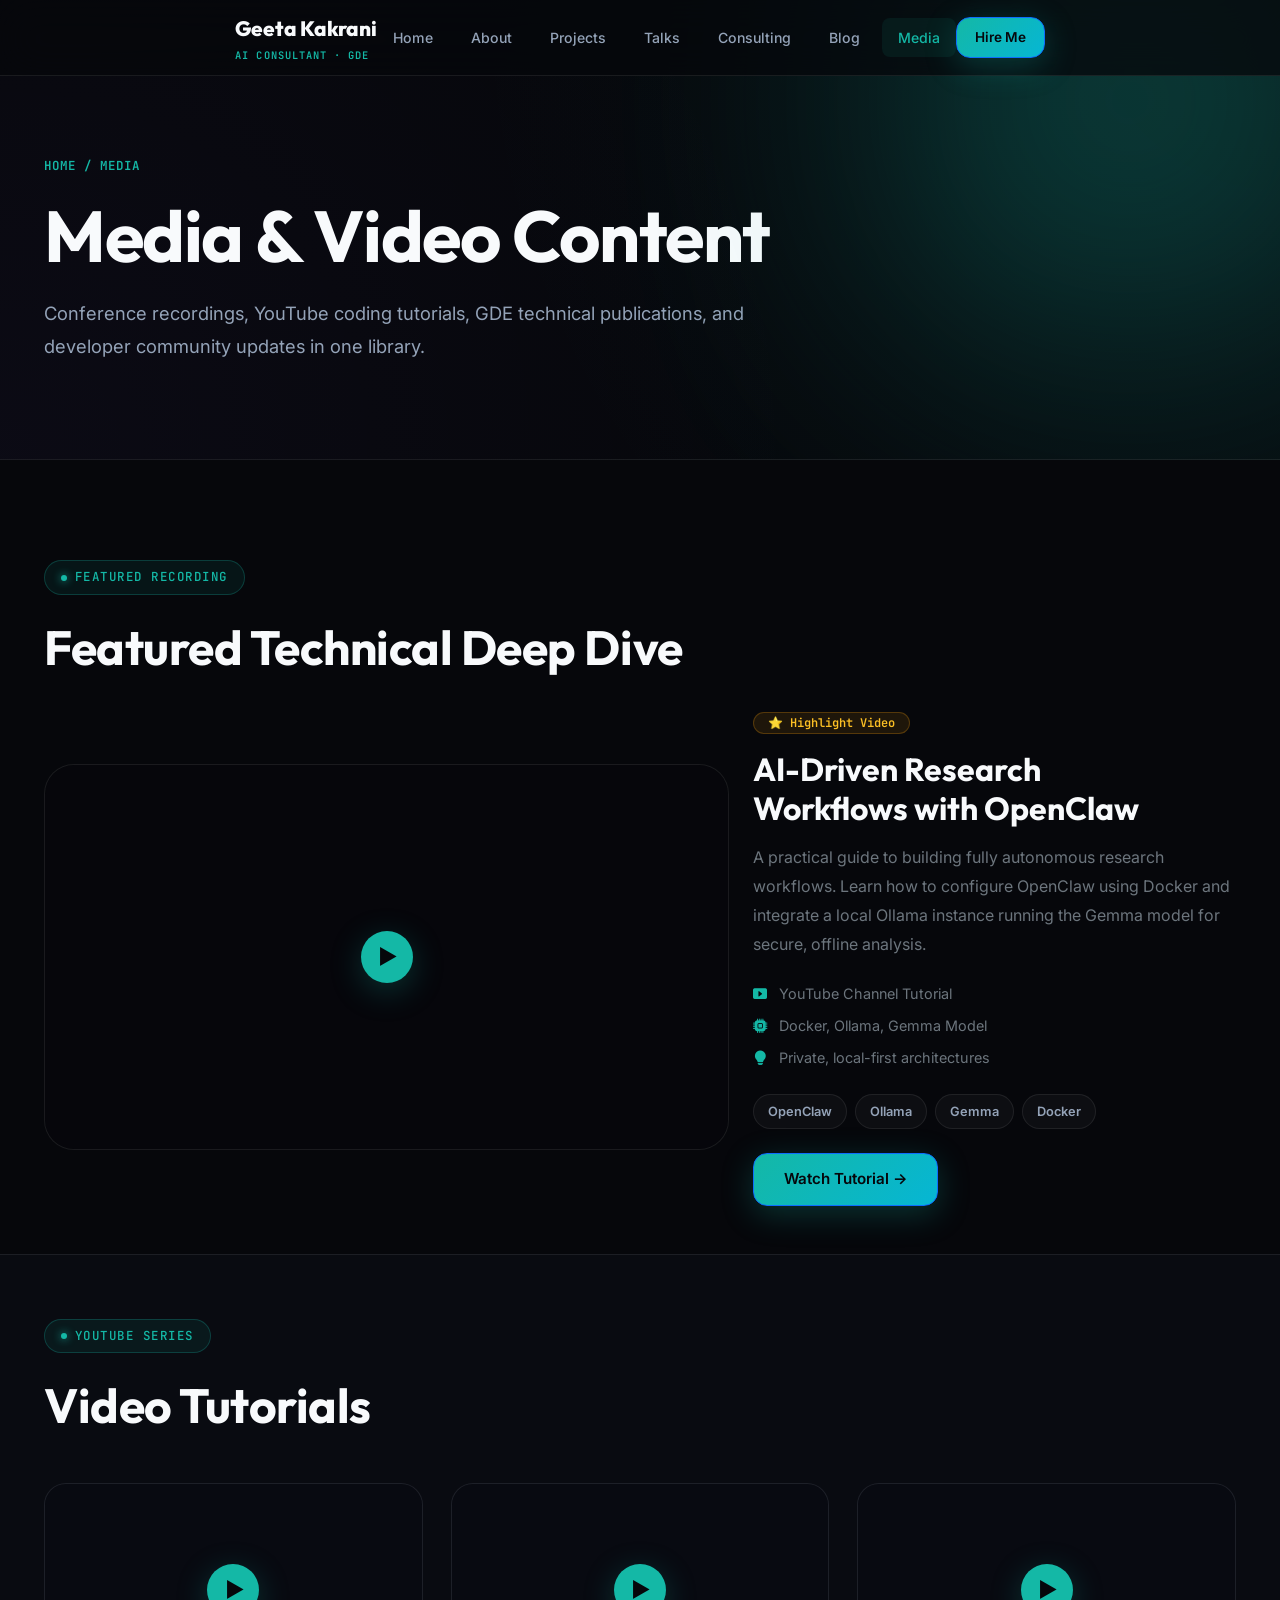
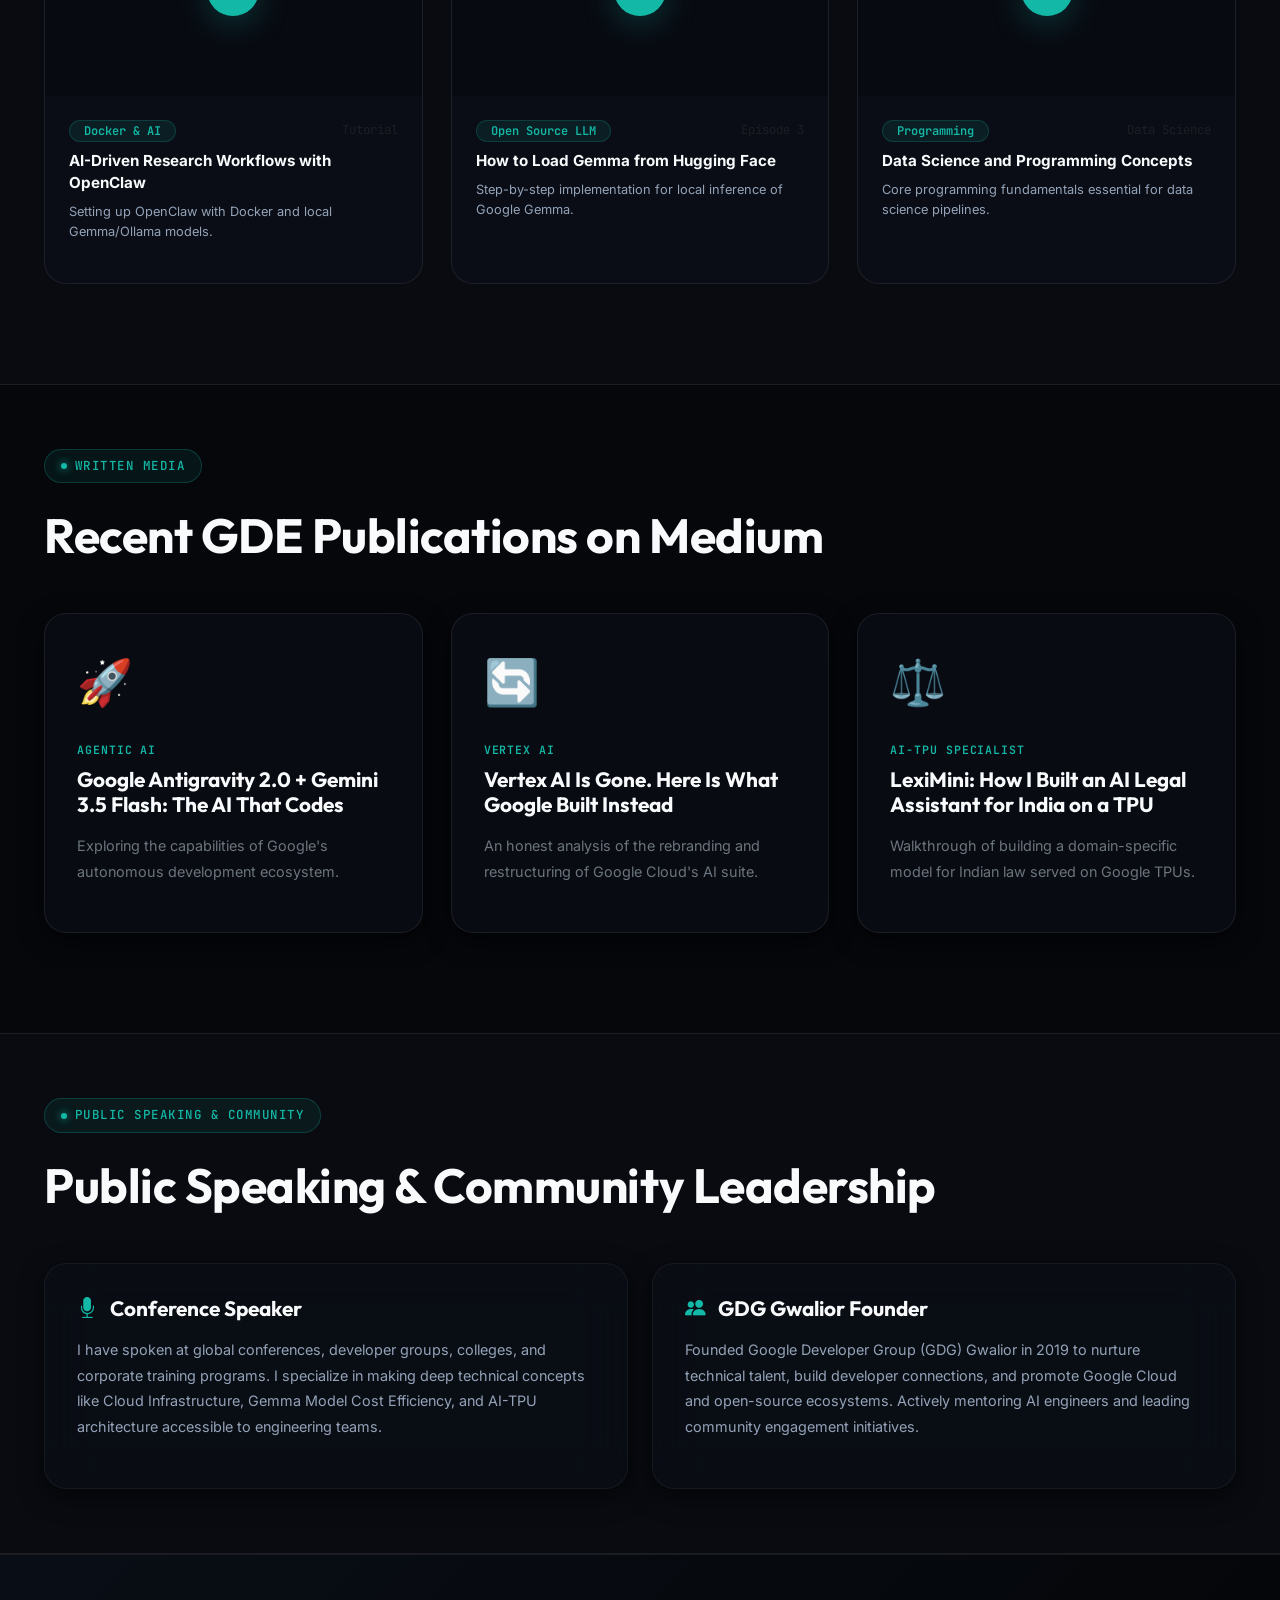
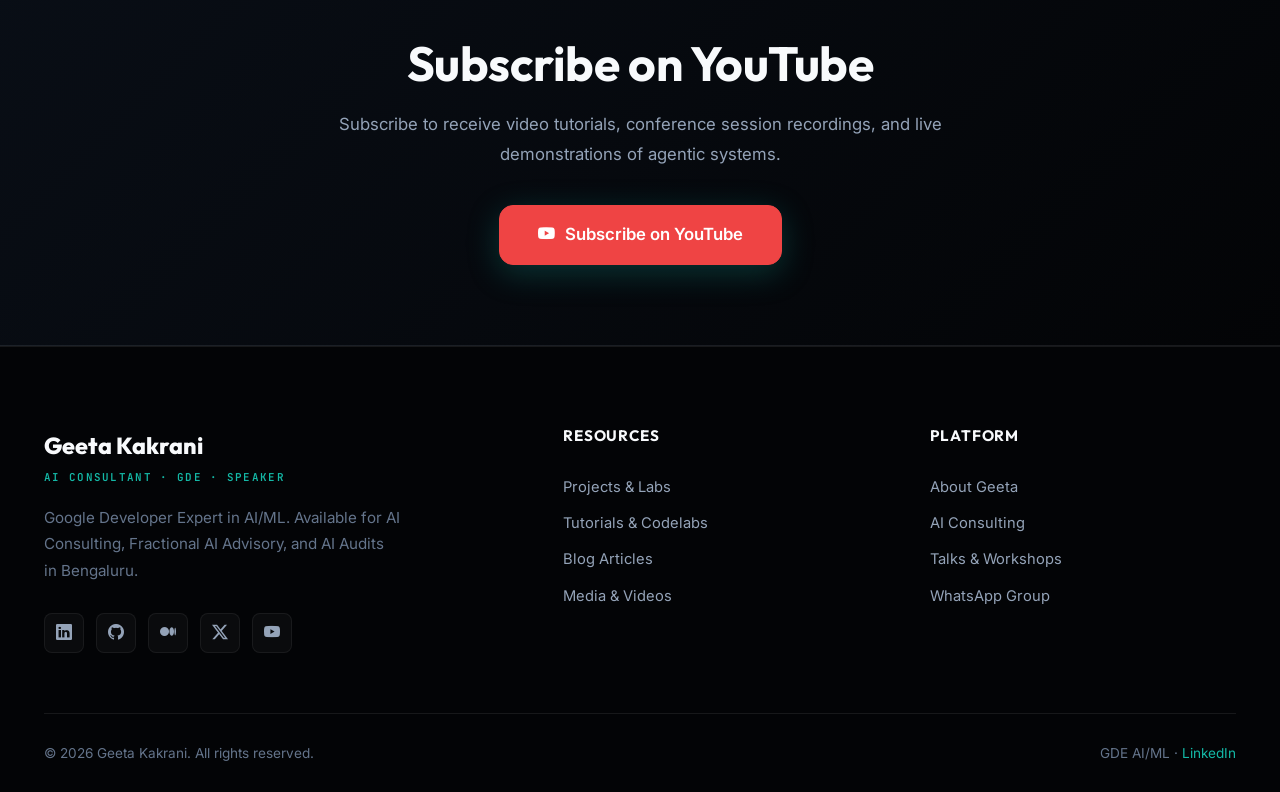
<file: pages/media.html>
<!DOCTYPE html>
<html lang="en">
<head>
  <meta charset="UTF-8" />
  <meta name="viewport" content="width=device-width, initial-scale=1.0" />
  <title>Media — Geeta Kakrani | AI Videos, Talks &amp; Publications</title>
  <meta name="description" content="Video lectures, conference recordings, YouTube tutorials, and GDE articles by Geeta Kakrani — Google Developer Expert in AI/ML." />

  <!-- Google Fonts -->
  <link rel="preconnect" href="https://fonts.googleapis.com" />
  <link rel="preconnect" href="https://fonts.gstatic.com" crossorigin />

  <!-- Bootstrap 5 CSS -->
  <link href="https://cdn.jsdelivr.net/npm/bootstrap@5.3.3/dist/css/bootstrap.min.css" rel="stylesheet" integrity="sha384-QWTKZyjpPEjISv5WaRU9OFeRpok6YctnYmDr5pNlyT2bRjXh0JMhjY6hW+ALEwIH" crossorigin="anonymous">

  <!-- Bootstrap Icons -->
  <link rel="stylesheet" href="https://cdn.jsdelivr.net/npm/bootstrap-icons@1.11.3/font/bootstrap-icons.min.css">

  <!-- Custom Styles -->
  <link rel="stylesheet" href="../css/main.css" />
  <link rel="stylesheet" href="../css/pages.css" />
</head>
<body>

  <!-- Dynamic Header placeholder -->
  <div id="nav-placeholder"></div>

  <!-- PAGE HERO -->
  <section class="page-hero">
    <div class="glow-blob blob-teal" style="top: -100px; right: -50px;"></div>
    <div class="container">
      <div class="page-hero-breadcrumb">Home / Media</div>
      <h1>Media &amp; Video Content</h1>
      <p>Conference recordings, YouTube coding tutorials, GDE technical publications, and developer community updates in one library.</p>
    </div>
  </section>

  <!-- FEATURED VIDEO -->
  <section class="section" style="padding-bottom: 48px;">
    <div class="container">
      <div class="section-label">Featured Recording</div>
      <h2 class="section-heading" style="margin-bottom: 32px;">Featured Technical Deep Dive</h2>

      <div class="row gy-4 align-items-center reveal">
        <!-- Thumbnail -->
        <div class="col-lg-7">
          <a href="https://www.youtube.com/watch?v=fo4e_lK6_8s" target="_blank" rel="noopener" style="text-decoration:none; display:block;">
            <div style="aspect-ratio: 16/9; background: url('https://i.ytimg.com/vi/fo4e_lK6_8s/hqdefault.jpg') center/cover no-repeat; border-radius: var(--radius-xl); display:flex; align-items:center; justify-content:center; position:relative; overflow:hidden; border: 1px solid var(--border-glass);">
              <div style="position:absolute; inset:0; background:rgba(6, 7, 11, 0.4); transition:background 0.3s;" onmouseover="this.style.background='rgba(6, 7, 11, 0.2)'" onmouseout="this.style.background='rgba(6, 7, 11, 0.4)'"></div>
              <div style="z-index: 1;">
                <div class="media-play-circle">▶</div>
              </div>
            </div>
          </a>
        </div>
        
        <!-- Info -->
        <div class="col-lg-5">
          <span class="badge badge-amber" style="margin-bottom: 16px;">⭐ Highlight Video</span>
          <h3 class="mb-3">AI-Driven Research Workflows with OpenClaw</h3>
          <p class="text-secondary mb-4">A practical guide to building fully autonomous research workflows. Learn how to configure OpenClaw using Docker and integrate a local Ollama instance running the Gemma model for secure, offline analysis.</p>
          
          <div class="d-flex flex-column gap-2 mb-4 text-sm text-secondary">
            <div><i class="bi bi-play-btn-fill text-teal me-2"></i> YouTube Channel Tutorial</div>
            <div><i class="bi bi-cpu-fill text-teal me-2"></i> Docker, Ollama, Gemma Model</div>
            <div><i class="bi bi-lightbulb-fill text-teal me-2"></i> Private, local-first architectures</div>
          </div>

          <div class="tag-cloud mb-4">
            <span class="tag">OpenClaw</span>
            <span class="tag">Ollama</span>
            <span class="tag">Gemma</span>
            <span class="tag">Docker</span>
          </div>

          <a href="https://www.youtube.com/watch?v=fo4e_lK6_8s" target="_blank" rel="noopener" class="btn btn-primary">Watch Tutorial →</a>
        </div>
      </div>
    </div>
  </section>

  <!-- YOUTUBE VIDEO GRID -->
  <section class="section" style="background:#090b11; border-top:1px solid var(--border-glass); border-bottom: 1px solid var(--border-glass); padding-top: 64px;">
    <div class="container">
      <div class="section-label">YouTube Series</div>
      <h2 class="mb-5">Video Tutorials</h2>

      <div class="grid-3">
        <!-- Video 1 -->
        <a href="https://www.youtube.com/watch?v=fo4e_lK6_8s" target="_blank" rel="noopener" class="media-card reveal">
          <div class="media-thumb" style="background: url('https://i.ytimg.com/vi/fo4e_lK6_8s/hqdefault.jpg') center/cover no-repeat; aspect-ratio: 16/9;">
            <div class="media-play-btn">
              <div class="media-play-circle">▶</div>
            </div>
          </div>
          <div class="media-card-body">
            <div class="d-flex justify-content-between align-items-center mb-2">
              <span class="badge badge-teal">Docker &amp; AI</span>
              <span class="font-mono text-xs text-muted">Tutorial</span>
            </div>
            <h4>AI-Driven Research Workflows with OpenClaw</h4>
            <p>Setting up OpenClaw with Docker and local Gemma/Ollama models.</p>
          </div>
        </a>

        <!-- Video 2 -->
        <a href="https://www.youtube.com/watch?v=A0s3TYg2uoM" target="_blank" rel="noopener" class="media-card reveal reveal-delay-1">
          <div class="media-thumb" style="background: url('https://i.ytimg.com/vi/A0s3TYg2uoM/hqdefault.jpg') center/cover no-repeat; aspect-ratio: 16/9;">
            <div class="media-play-btn">
              <div class="media-play-circle">▶</div>
            </div>
          </div>
          <div class="media-card-body">
            <div class="d-flex justify-content-between align-items-center mb-2">
              <span class="badge badge-teal">Open Source LLM</span>
              <span class="font-mono text-xs text-muted">Episode 3</span>
            </div>
            <h4>How to Load Gemma from Hugging Face</h4>
            <p>Step-by-step implementation for local inference of Google Gemma.</p>
          </div>
        </a>

        <!-- Video 3 -->
        <a href="https://www.youtube.com/watch?v=KISKXhUq6LY" target="_blank" rel="noopener" class="media-card reveal reveal-delay-2">
          <div class="media-thumb" style="background: url('https://i.ytimg.com/vi/KISKXhUq6LY/hqdefault.jpg') center/cover no-repeat; aspect-ratio: 16/9;">
            <div class="media-play-btn">
              <div class="media-play-circle">▶</div>
            </div>
          </div>
          <div class="media-card-body">
            <div class="d-flex justify-content-between align-items-center mb-2">
              <span class="badge badge-teal">Programming</span>
              <span class="font-mono text-xs text-muted">Data Science</span>
            </div>
            <h4>Data Science and Programming Concepts</h4>
            <p>Core programming fundamentals essential for data science pipelines.</p>
          </div>
        </a>
      </div>
    </div>
  </section>

  <!-- GDE WRITTEN ARTICLES -->
  <section class="section" style="padding-top: 64px;">
    <div class="container">
      <div class="section-label">Written Media</div>
      <h2 class="mb-5">Recent GDE Publications on Medium</h2>

      <div class="grid-3">
        <!-- Card 1 -->
        <a href="https://medium.com/google-developer-experts/google-antigravity-2-0-gemini-3-5-flash-the-ai-that-codes-tests-and-ships-without-you-24dc2dc2ba47" target="_blank" rel="noopener" class="card reveal" style="text-decoration:none;">
          <div style="font-size:2.8rem; margin-bottom: 20px;">🚀</div>
          <span class="blog-card-cat">Agentic AI</span>
          <h4 class="mt-2 mb-3">Google Antigravity 2.0 + Gemini 3.5 Flash: The AI That Codes</h4>
          <p class="text-sm text-secondary">Exploring the capabilities of Google's autonomous development ecosystem.</p>
        </a>

        <!-- Card 2 -->
        <a href="https://medium.com/google-developer-experts/vertex-ai-is-gone-here-is-what-google-built-instead-92556d1c64eb" target="_blank" rel="noopener" class="card reveal reveal-delay-1" style="text-decoration:none;">
          <div style="font-size:2.8rem; margin-bottom: 20px;">🔄</div>
          <span class="blog-card-cat">Vertex AI</span>
          <h4 class="mt-2 mb-3">Vertex AI Is Gone. Here Is What Google Built Instead</h4>
          <p class="text-sm text-secondary">An honest analysis of the rebranding and restructuring of Google Cloud's AI suite.</p>
        </a>

        <!-- Card 3 -->
        <a href="https://medium.com/google-developer-experts/%EF%B8%8F-leximini-how-i-built-an-ai-legal-assistant-for-india-from-scratch-on-a-tpu-f8354e20cbc9" target="_blank" rel="noopener" class="card reveal reveal-delay-2" style="text-decoration:none;">
          <div style="font-size:2.8rem; margin-bottom: 20px;">⚖️</div>
          <span class="blog-card-cat">AI-TPU Specialist</span>
          <h4 class="mt-2 mb-3">LexiMini: How I Built an AI Legal Assistant for India on a TPU</h4>
          <p class="text-sm text-secondary">Walkthrough of building a domain-specific model for Indian law served on Google TPUs.</p>
        </a>
      </div>
    </div>
  </section>

  <!-- SPEAKER & COMMUNITY leadership -->
  <section class="section" style="background:#090b11; border-top:1px solid var(--border-glass); border-bottom: 1px solid var(--border-glass); padding-top: 64px; padding-bottom: 64px;">
    <div class="container">
      <div class="section-label">Public Speaking &amp; Community</div>
      <h2 class="mb-5">Public Speaking &amp; Community Leadership</h2>
      
      <div class="row g-4">
        <div class="col-md-6 reveal">
          <div class="card card-glass h-100">
            <h4 class="mb-3"><i class="bi bi-mic-fill text-teal me-2"></i> Conference Speaker</h4>
            <p class="text-sm">I have spoken at global conferences, developer groups, colleges, and corporate training programs. I specialize in making deep technical concepts like Cloud Infrastructure, Gemma Model Cost Efficiency, and AI-TPU architecture accessible to engineering teams.</p>
          </div>
        </div>

        <div class="col-md-6 reveal reveal-delay-1">
          <div class="card card-glass h-100">
            <h4 class="mb-3"><i class="bi bi-people-fill text-teal me-2"></i> GDG Gwalior Founder</h4>
            <p class="text-sm">Founded Google Developer Group (GDG) Gwalior in 2019 to nurture technical talent, build developer connections, and promote Google Cloud and open-source ecosystems. Actively mentoring AI engineers and leading community engagement initiatives.</p>
          </div>
        </div>
      </div>
    </div>
  </section>

  <!-- CTA -->
  <section class="newsletter-section">
    <div class="newsletter-inner">
      <h2>Subscribe on YouTube</h2>
      <p>Subscribe to receive video tutorials, conference session recordings, and live demonstrations of agentic systems.</p>
      <a href="https://www.youtube.com/@geetakakrani" target="_blank" rel="noopener" class="btn btn-lg btn-primary" style="background:#ef4444; border-color:#ef4444; color:#fff;">
        <i class="bi bi-youtube"></i> Subscribe on YouTube
      </a>
    </div>
  </section>

  <!-- Footer Placeholder -->
  <div id="footer-placeholder"></div>

  <!-- Bootstrap JS -->
  <script src="https://cdn.jsdelivr.net/npm/bootstrap@5.3.3/dist/js/bootstrap.bundle.min.js" integrity="sha384-YvpcrYf0tY3lHB60NNkmXc5s9fDVZLESaAA55NDzOxhy9GkcIdslK1eN7N6jIeHz" crossorigin="anonymous"></script>

  <!-- Custom Scripts -->
  <script src="../js/components.js"></script>
  <script src="../js/main.js"></script>
</body>
</html>
</file>
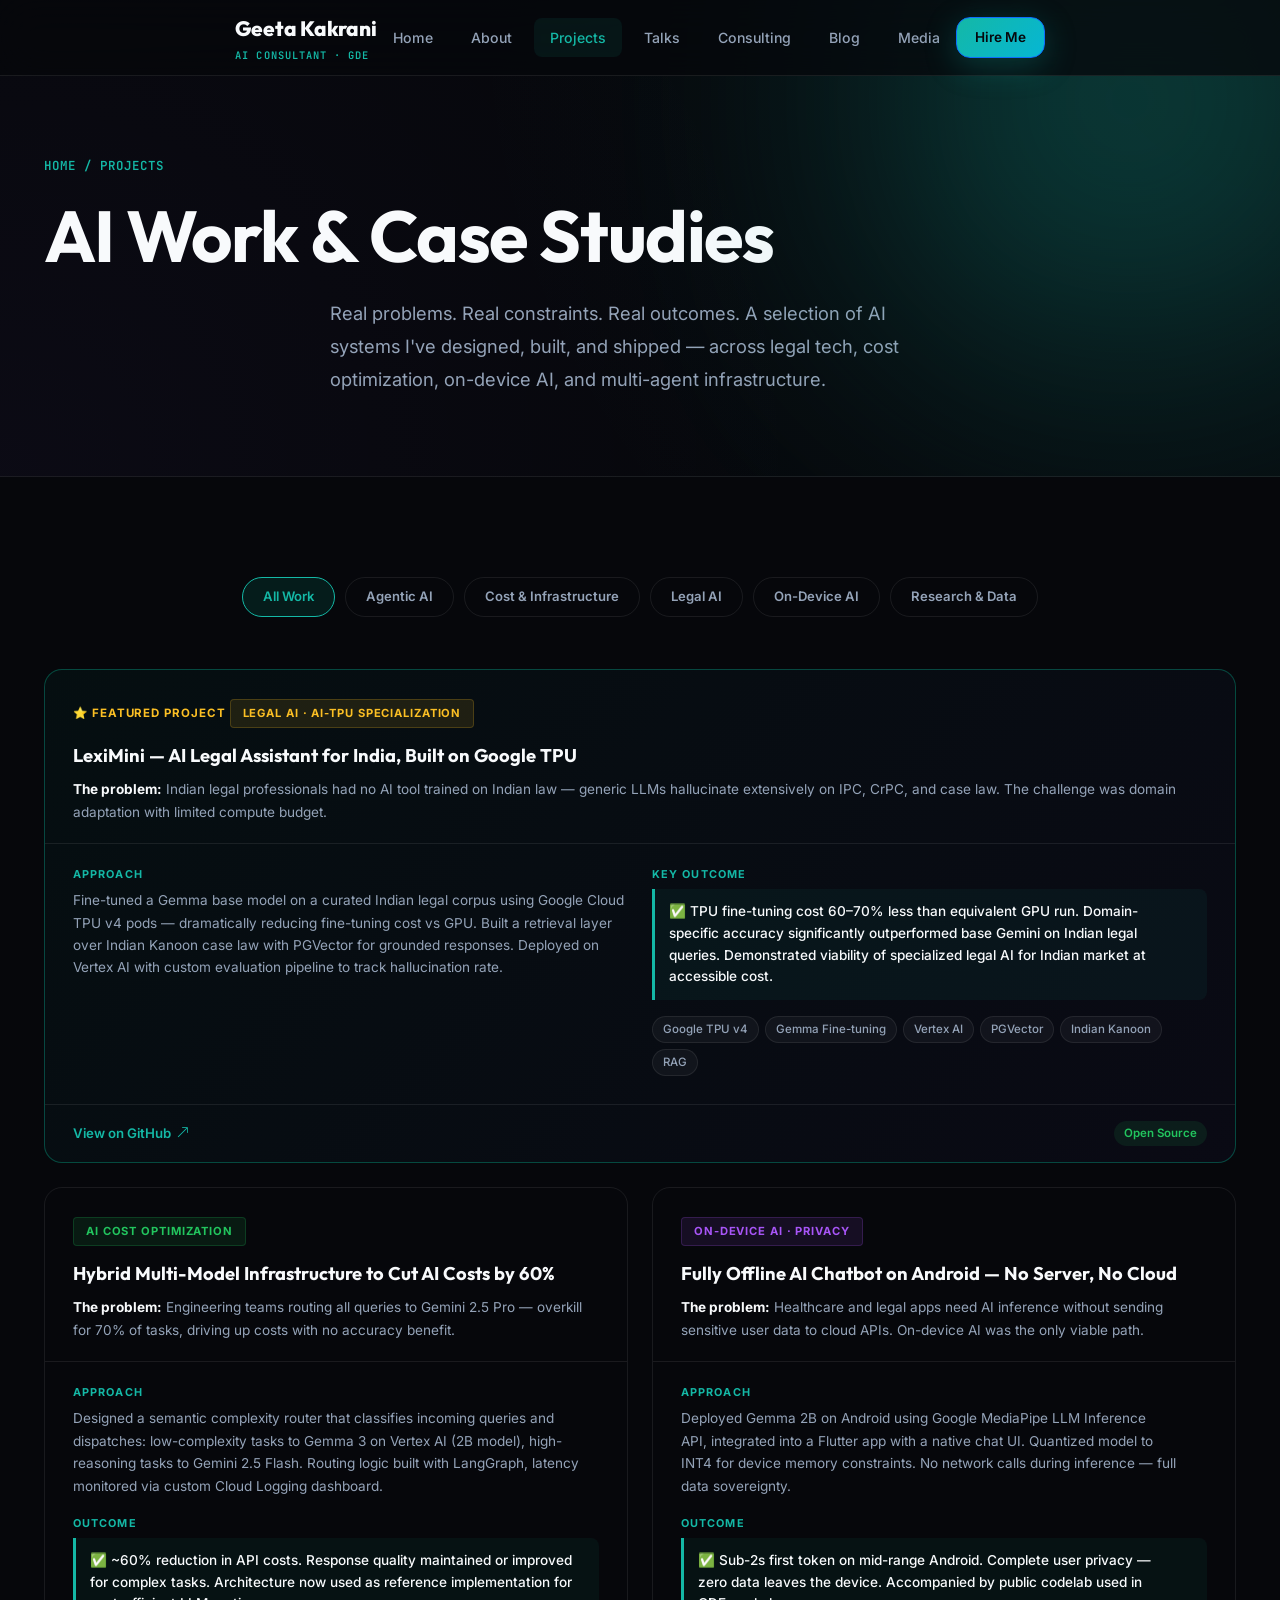
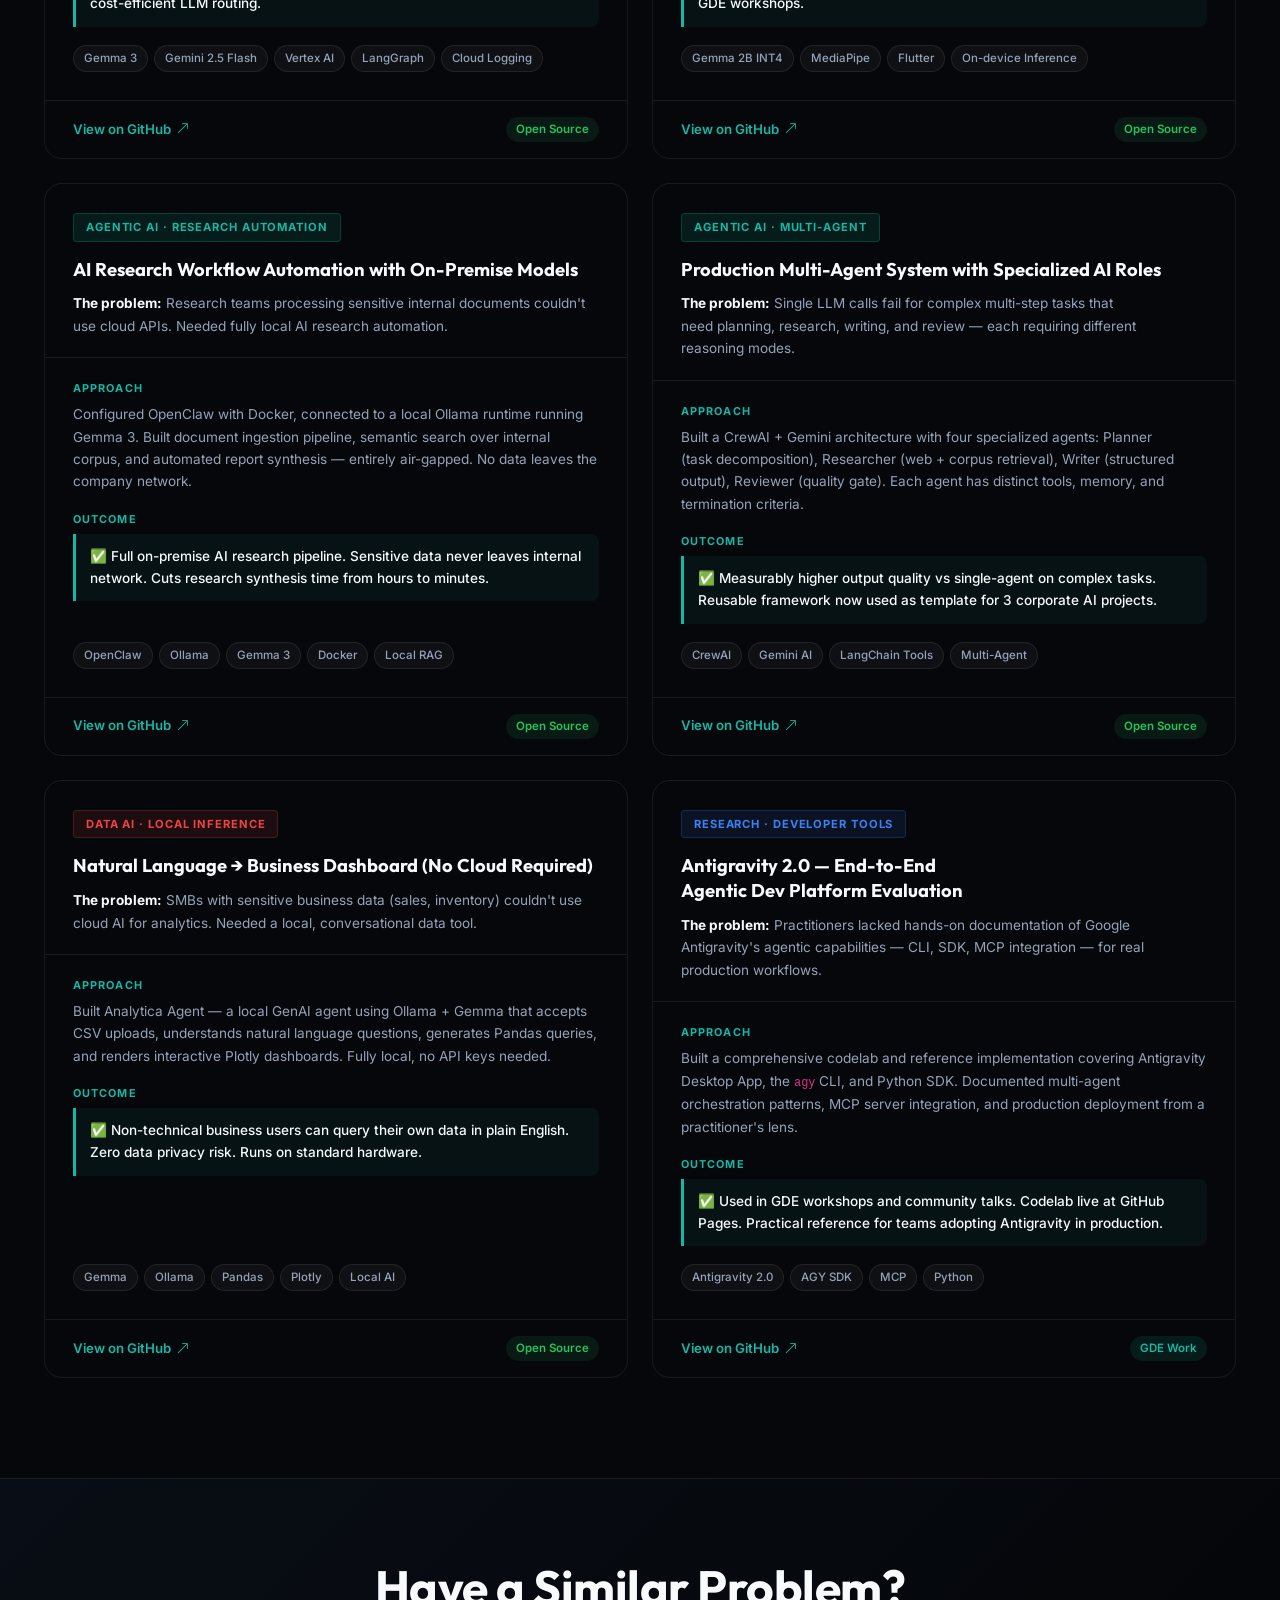
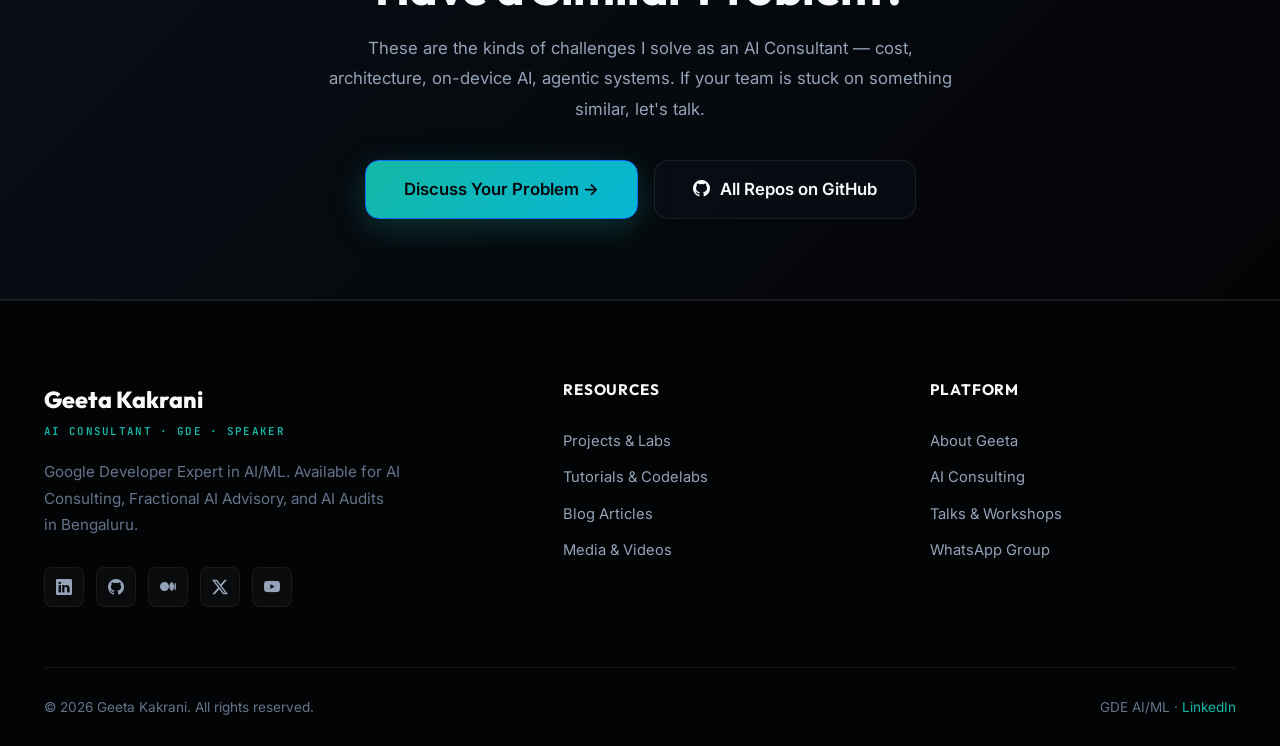
<file: pages/projects.html>
<!DOCTYPE html>
<html lang="en">
<head>
  <meta charset="UTF-8" />
  <meta name="viewport" content="width=device-width, initial-scale=1.0" />
  <title>AI Work — Geeta Kakrani | Projects &amp; Case Studies</title>
  <meta name="description" content="Real AI projects and case studies by Geeta Kakrani — Google Developer Expert. Legal AI on TPU, hybrid cost infrastructure, on-device AI, multi-agent systems, and more." />

  <link rel="preconnect" href="https://fonts.googleapis.com" />
  <link rel="preconnect" href="https://fonts.gstatic.com" crossorigin />
  <link href="https://cdn.jsdelivr.net/npm/bootstrap@5.3.3/dist/css/bootstrap.min.css" rel="stylesheet" integrity="sha384-QWTKZyjpPEjISv5WaRU9OFeRpok6YctnYmDr5pNlyT2bRjXh0JMhjY6hW+ALEwIH" crossorigin="anonymous">
  <link rel="stylesheet" href="https://cdn.jsdelivr.net/npm/bootstrap-icons@1.11.3/font/bootstrap-icons.min.css">
  <link rel="stylesheet" href="../css/main.css" />
  <link rel="stylesheet" href="../css/pages.css" />

  <style>
    /* ── Filter bar ── */
    .work-filter-bar {
      display: flex;
      flex-wrap: wrap;
      gap: 10px;
      justify-content: center;
      margin-bottom: 52px;
    }
    .work-filter-btn {
      padding: 8px 20px;
      border-radius: 50px;
      border: 1px solid var(--border-glass);
      background: transparent;
      color: var(--text-secondary);
      font-size: 0.82rem;
      font-weight: 600;
      cursor: pointer;
      transition: all 0.2s;
      font-family: inherit;
    }
    .work-filter-btn:hover,
    .work-filter-btn.active {
      background: rgba(0,212,170,0.1);
      border-color: var(--primary-teal);
      color: var(--primary-teal);
    }

    /* ── Work card ── */
    .work-card {
      background: var(--card-bg);
      border: 1px solid var(--border-glass);
      border-radius: 18px;
      overflow: hidden;
      transition: transform 0.3s ease, border-color 0.3s ease, box-shadow 0.3s ease;
      display: flex;
      flex-direction: column;
      height: 100%;
    }
    .work-card:hover {
      transform: translateY(-6px);
      border-color: rgba(0,212,170,0.35);
      box-shadow: 0 20px 60px rgba(0,0,0,0.35), 0 0 25px rgba(0,212,170,0.08);
    }
    .work-card-top {
      padding: 28px 28px 20px;
      border-bottom: 1px solid var(--border-glass);
    }
    .work-domain-tag {
      display: inline-block;
      font-size: 0.7rem;
      font-weight: 700;
      letter-spacing: 0.08em;
      text-transform: uppercase;
      padding: 4px 12px;
      border-radius: 4px;
      margin-bottom: 16px;
    }
    .tag-legalai   { background: rgba(251,191,36,0.1);  color: #fbbf24; border: 1px solid rgba(251,191,36,0.2); }
    .tag-cost      { background: rgba(34,197,94,0.1);   color: #22c55e; border: 1px solid rgba(34,197,94,0.2); }
    .tag-ondevice  { background: rgba(168,85,247,0.1);  color: #a855f7; border: 1px solid rgba(168,85,247,0.2); }
    .tag-agents    { background: rgba(0,212,170,0.1);   color: var(--primary-teal); border: 1px solid rgba(0,212,170,0.2); }
    .tag-research  { background: rgba(59,130,246,0.1);  color: #3b82f6; border: 1px solid rgba(59,130,246,0.2); }
    .tag-data      { background: rgba(239,68,68,0.1);   color: #ef4444; border: 1px solid rgba(239,68,68,0.2); }

    .work-card h3 {
      font-size: 1.15rem;
      font-weight: 700;
      margin-bottom: 10px;
      color: var(--text-primary);
      line-height: 1.35;
    }
    .work-problem {
      font-size: 0.85rem;
      color: var(--text-secondary);
      line-height: 1.65;
      margin: 0;
    }

    .work-card-body {
      padding: 22px 28px 28px;
      flex-grow: 1;
      display: flex;
      flex-direction: column;
      gap: 18px;
    }
    .work-section-label {
      font-size: 0.68rem;
      font-weight: 700;
      letter-spacing: 0.1em;
      text-transform: uppercase;
      color: var(--primary-teal);
      margin-bottom: 5px;
    }
    .work-approach {
      font-size: 0.85rem;
      color: var(--text-secondary);
      line-height: 1.65;
      margin: 0;
    }
    .work-outcome {
      font-size: 0.85rem;
      font-weight: 500;
      color: var(--text-primary);
      line-height: 1.6;
      margin: 0;
      padding: 12px 14px;
      background: rgba(0,212,170,0.05);
      border-left: 3px solid var(--primary-teal);
      border-radius: 0 8px 8px 0;
    }
    .work-tech-row {
      display: flex;
      flex-wrap: wrap;
      gap: 6px;
      margin-top: auto;
    }
    .work-tech-tag {
      font-size: 0.72rem;
      padding: 3px 10px;
      border-radius: 20px;
      background: rgba(255,255,255,0.04);
      border: 1px solid var(--border-glass);
      color: var(--text-secondary);
      font-weight: 500;
    }
    .work-card-footer {
      padding: 16px 28px;
      border-top: 1px solid var(--border-glass);
      display: flex;
      align-items: center;
      justify-content: space-between;
    }
    .work-card-footer a {
      font-size: 0.83rem;
      font-weight: 600;
      color: var(--primary-teal);
      text-decoration: none;
      display: inline-flex;
      align-items: center;
      gap: 5px;
      transition: color 0.2s;
    }
    .work-card-footer a:hover { color: var(--primary-cyan); }
    .work-status {
      font-size: 0.72rem;
      font-weight: 600;
      padding: 3px 10px;
      border-radius: 20px;
    }
    .status-open   { background: rgba(34,197,94,0.1); color: #22c55e; }
    .status-active { background: rgba(0,212,170,0.1); color: var(--primary-teal); }
    .status-poc    { background: rgba(168,85,247,0.1); color: #a855f7; }

    /* ── Featured card (full width) ── */
    .work-card-featured {
      border-color: rgba(0,212,170,0.3);
      background: linear-gradient(135deg, rgba(0,212,170,0.04), rgba(123,97,255,0.04));
    }
    .work-card-featured:hover { border-color: rgba(0,212,170,0.6); }
    .featured-badge {
      display: inline-flex;
      align-items: center;
      gap: 6px;
      font-size: 0.72rem;
      font-weight: 700;
      letter-spacing: 0.08em;
      text-transform: uppercase;
      color: #fbbf24;
      margin-bottom: 8px;
    }
  </style>
</head>
<body>

  <div id="nav-placeholder"></div>

  <!-- HERO -->
  <section class="page-hero">
    <div class="glow-blob blob-teal" style="top: -100px; right: -50px;"></div>
    <div class="container">
      <div class="page-hero-breadcrumb">Home / Projects</div>
      <h1>AI Work &amp; Case Studies</h1>
      <p style="max-width:620px; margin:0 auto;">
        Real problems. Real constraints. Real outcomes. A selection of AI systems I've designed, built, and shipped — across legal tech, cost optimization, on-device AI, and multi-agent infrastructure.
      </p>
    </div>
  </section>

  <!-- WORK GRID -->
  <section class="section">
    <div class="container">

      <!-- Filter -->
      <div class="work-filter-bar" id="workFilters">
        <button class="work-filter-btn active" data-filter="all">All Work</button>
        <button class="work-filter-btn" data-filter="agents">Agentic AI</button>
        <button class="work-filter-btn" data-filter="cost">Cost &amp; Infrastructure</button>
        <button class="work-filter-btn" data-filter="legalai">Legal AI</button>
        <button class="work-filter-btn" data-filter="ondevice">On-Device AI</button>
        <button class="work-filter-btn" data-filter="research">Research &amp; Data</button>
      </div>

      <div class="row g-4" id="workGrid">

        <!-- ── FEATURED: LexiMini ── -->
        <div class="col-12 reveal" data-work-cat="legalai">
          <div class="work-card work-card-featured">
            <div class="work-card-top">
              <div class="featured-badge">&#x2B50; Featured Project</div>
              <div class="work-domain-tag tag-legalai">Legal AI &middot; AI-TPU Specialization</div>
              <h3>LexiMini — AI Legal Assistant for India, Built on Google TPU</h3>
              <p class="work-problem">
                <strong style="color:var(--text-primary);">The problem:</strong> Indian legal professionals had no AI tool trained on Indian law — generic LLMs hallucinate extensively on IPC, CrPC, and case law. The challenge was domain adaptation with limited compute budget.
              </p>
            </div>
            <div class="work-card-body">
              <div class="row g-4">
                <div class="col-md-6">
                  <div class="work-section-label">Approach</div>
                  <p class="work-approach">Fine-tuned a Gemma base model on a curated Indian legal corpus using Google Cloud TPU v4 pods — dramatically reducing fine-tuning cost vs GPU. Built a retrieval layer over Indian Kanoon case law with PGVector for grounded responses. Deployed on Vertex AI with custom evaluation pipeline to track hallucination rate.</p>
                </div>
                <div class="col-md-6">
                  <div class="work-section-label">Key Outcome</div>
                  <p class="work-outcome">&#x2705; TPU fine-tuning cost 60–70% less than equivalent GPU run. Domain-specific accuracy significantly outperformed base Gemini on Indian legal queries. Demonstrated viability of specialized legal AI for Indian market at accessible cost.</p>
                  <div class="work-tech-row mt-3">
                    <span class="work-tech-tag">Google TPU v4</span>
                    <span class="work-tech-tag">Gemma Fine-tuning</span>
                    <span class="work-tech-tag">Vertex AI</span>
                    <span class="work-tech-tag">PGVector</span>
                    <span class="work-tech-tag">Indian Kanoon</span>
                    <span class="work-tech-tag">RAG</span>
                  </div>
                </div>
              </div>
            </div>
            <div class="work-card-footer">
              <a href="https://github.com/geeta-gwalior/Leximini_AI" target="_blank" rel="noopener">View on GitHub <i class="bi bi-arrow-up-right"></i></a>
              <span class="work-status status-open">Open Source</span>
            </div>
          </div>
        </div>

        <!-- ── Hybrid Cost Infrastructure ── -->
        <div class="col-md-6 reveal" data-work-cat="cost">
          <div class="work-card">
            <div class="work-card-top">
              <div class="work-domain-tag tag-cost">AI Cost Optimization</div>
              <h3>Hybrid Multi-Model Infrastructure to Cut AI Costs by 60%</h3>
              <p class="work-problem"><strong style="color:var(--text-primary);">The problem:</strong> Engineering teams routing all queries to Gemini 2.5 Pro — overkill for 70% of tasks, driving up costs with no accuracy benefit.</p>
            </div>
            <div class="work-card-body">
              <div>
                <div class="work-section-label">Approach</div>
                <p class="work-approach">Designed a semantic complexity router that classifies incoming queries and dispatches: low-complexity tasks to Gemma 3 on Vertex AI (2B model), high-reasoning tasks to Gemini 2.5 Flash. Routing logic built with LangGraph, latency monitored via custom Cloud Logging dashboard.</p>
              </div>
              <div>
                <div class="work-section-label">Outcome</div>
                <p class="work-outcome">&#x2705; ~60% reduction in API costs. Response quality maintained or improved for complex tasks. Architecture now used as reference implementation for cost-efficient LLM routing.</p>
              </div>
              <div class="work-tech-row">
                <span class="work-tech-tag">Gemma 3</span>
                <span class="work-tech-tag">Gemini 2.5 Flash</span>
                <span class="work-tech-tag">Vertex AI</span>
                <span class="work-tech-tag">LangGraph</span>
                <span class="work-tech-tag">Cloud Logging</span>
              </div>
            </div>
            <div class="work-card-footer">
              <a href="https://github.com/geeta-gwalior/Reducing-AI-Costs-via-Hybrid-Multi-Model-Infrastructure" target="_blank" rel="noopener">View on GitHub <i class="bi bi-arrow-up-right"></i></a>
              <span class="work-status status-open">Open Source</span>
            </div>
          </div>
        </div>

        <!-- ── On-Device Flutter ── -->
        <div class="col-md-6 reveal reveal-delay-1" data-work-cat="ondevice">
          <div class="work-card">
            <div class="work-card-top">
              <div class="work-domain-tag tag-ondevice">On-Device AI &middot; Privacy</div>
              <h3>Fully Offline AI Chatbot on Android — No Server, No Cloud</h3>
              <p class="work-problem"><strong style="color:var(--text-primary);">The problem:</strong> Healthcare and legal apps need AI inference without sending sensitive user data to cloud APIs. On-device AI was the only viable path.</p>
            </div>
            <div class="work-card-body">
              <div>
                <div class="work-section-label">Approach</div>
                <p class="work-approach">Deployed Gemma 2B on Android using Google MediaPipe LLM Inference API, integrated into a Flutter app with a native chat UI. Quantized model to INT4 for device memory constraints. No network calls during inference — full data sovereignty.</p>
              </div>
              <div>
                <div class="work-section-label">Outcome</div>
                <p class="work-outcome">&#x2705; Sub-2s first token on mid-range Android. Complete user privacy — zero data leaves the device. Accompanied by public codelab used in GDE workshops.</p>
              </div>
              <div class="work-tech-row">
                <span class="work-tech-tag">Gemma 2B INT4</span>
                <span class="work-tech-tag">MediaPipe</span>
                <span class="work-tech-tag">Flutter</span>
                <span class="work-tech-tag">On-device Inference</span>
              </div>
            </div>
            <div class="work-card-footer">
              <a href="https://github.com/geeta-gwalior/gemma-flutter-chatbot" target="_blank" rel="noopener">View on GitHub <i class="bi bi-arrow-up-right"></i></a>
              <span class="work-status status-open">Open Source</span>
            </div>
          </div>
        </div>

        <!-- ── Multi-Agent Research System ── -->
        <div class="col-md-6 reveal" data-work-cat="agents">
          <div class="work-card">
            <div class="work-card-top">
              <div class="work-domain-tag tag-agents">Agentic AI &middot; Research Automation</div>
              <h3>AI Research Workflow Automation with On-Premise Models</h3>
              <p class="work-problem"><strong style="color:var(--text-primary);">The problem:</strong> Research teams processing sensitive internal documents couldn't use cloud APIs. Needed fully local AI research automation.</p>
            </div>
            <div class="work-card-body">
              <div>
                <div class="work-section-label">Approach</div>
                <p class="work-approach">Configured OpenClaw with Docker, connected to a local Ollama runtime running Gemma 3. Built document ingestion pipeline, semantic search over internal corpus, and automated report synthesis — entirely air-gapped. No data leaves the company network.</p>
              </div>
              <div>
                <div class="work-section-label">Outcome</div>
                <p class="work-outcome">&#x2705; Full on-premise AI research pipeline. Sensitive data never leaves internal network. Cuts research synthesis time from hours to minutes.</p>
              </div>
              <div class="work-tech-row">
                <span class="work-tech-tag">OpenClaw</span>
                <span class="work-tech-tag">Ollama</span>
                <span class="work-tech-tag">Gemma 3</span>
                <span class="work-tech-tag">Docker</span>
                <span class="work-tech-tag">Local RAG</span>
              </div>
            </div>
            <div class="work-card-footer">
              <a href="https://github.com/geeta-gwalior/AI-Driven-Research-Workflows-with-OpenClaw" target="_blank" rel="noopener">View on GitHub <i class="bi bi-arrow-up-right"></i></a>
              <span class="work-status status-open">Open Source</span>
            </div>
          </div>
        </div>

        <!-- ── Multi-Agent CrewAI ── -->
        <div class="col-md-6 reveal reveal-delay-1" data-work-cat="agents">
          <div class="work-card">
            <div class="work-card-top">
              <div class="work-domain-tag tag-agents">Agentic AI &middot; Multi-Agent</div>
              <h3>Production Multi-Agent System with Specialized AI Roles</h3>
              <p class="work-problem"><strong style="color:var(--text-primary);">The problem:</strong> Single LLM calls fail for complex multi-step tasks that need planning, research, writing, and review — each requiring different reasoning modes.</p>
            </div>
            <div class="work-card-body">
              <div>
                <div class="work-section-label">Approach</div>
                <p class="work-approach">Built a CrewAI + Gemini architecture with four specialized agents: Planner (task decomposition), Researcher (web + corpus retrieval), Writer (structured output), Reviewer (quality gate). Each agent has distinct tools, memory, and termination criteria.</p>
              </div>
              <div>
                <div class="work-section-label">Outcome</div>
                <p class="work-outcome">&#x2705; Measurably higher output quality vs single-agent on complex tasks. Reusable framework now used as template for 3 corporate AI projects.</p>
              </div>
              <div class="work-tech-row">
                <span class="work-tech-tag">CrewAI</span>
                <span class="work-tech-tag">Gemini AI</span>
                <span class="work-tech-tag">LangChain Tools</span>
                <span class="work-tech-tag">Multi-Agent</span>
              </div>
            </div>
            <div class="work-card-footer">
              <a href="https://github.com/geeta-gwalior/MultiAgent_GeminiAi" target="_blank" rel="noopener">View on GitHub <i class="bi bi-arrow-up-right"></i></a>
              <span class="work-status status-open">Open Source</span>
            </div>
          </div>
        </div>

        <!-- ── Analytica CSV ── -->
        <div class="col-md-6 reveal" data-work-cat="data">
          <div class="work-card">
            <div class="work-card-top">
              <div class="work-domain-tag tag-data">Data AI &middot; Local Inference</div>
              <h3>Natural Language → Business Dashboard (No Cloud Required)</h3>
              <p class="work-problem"><strong style="color:var(--text-primary);">The problem:</strong> SMBs with sensitive business data (sales, inventory) couldn't use cloud AI for analytics. Needed a local, conversational data tool.</p>
            </div>
            <div class="work-card-body">
              <div>
                <div class="work-section-label">Approach</div>
                <p class="work-approach">Built Analytica Agent — a local GenAI agent using Ollama + Gemma that accepts CSV uploads, understands natural language questions, generates Pandas queries, and renders interactive Plotly dashboards. Fully local, no API keys needed.</p>
              </div>
              <div>
                <div class="work-section-label">Outcome</div>
                <p class="work-outcome">&#x2705; Non-technical business users can query their own data in plain English. Zero data privacy risk. Runs on standard hardware.</p>
              </div>
              <div class="work-tech-row">
                <span class="work-tech-tag">Gemma</span>
                <span class="work-tech-tag">Ollama</span>
                <span class="work-tech-tag">Pandas</span>
                <span class="work-tech-tag">Plotly</span>
                <span class="work-tech-tag">Local AI</span>
              </div>
            </div>
            <div class="work-card-footer">
              <a href="https://github.com/geeta-gwalior/Analytica-Agent" target="_blank" rel="noopener">View on GitHub <i class="bi bi-arrow-up-right"></i></a>
              <span class="work-status status-open">Open Source</span>
            </div>
          </div>
        </div>

        <!-- ── Antigravity 2.0 ── -->
        <div class="col-md-6 reveal reveal-delay-1" data-work-cat="research">
          <div class="work-card">
            <div class="work-card-top">
              <div class="work-domain-tag tag-research">Research &middot; Developer Tools</div>
              <h3>Antigravity 2.0 — End-to-End Agentic Dev Platform Evaluation</h3>
              <p class="work-problem"><strong style="color:var(--text-primary);">The problem:</strong> Practitioners lacked hands-on documentation of Google Antigravity's agentic capabilities — CLI, SDK, MCP integration — for real production workflows.</p>
            </div>
            <div class="work-card-body">
              <div>
                <div class="work-section-label">Approach</div>
                <p class="work-approach">Built a comprehensive codelab and reference implementation covering Antigravity Desktop App, the <code>agy</code> CLI, and Python SDK. Documented multi-agent orchestration patterns, MCP server integration, and production deployment from a practitioner's lens.</p>
              </div>
              <div>
                <div class="work-section-label">Outcome</div>
                <p class="work-outcome">&#x2705; Used in GDE workshops and community talks. Codelab live at GitHub Pages. Practical reference for teams adopting Antigravity in production.</p>
              </div>
              <div class="work-tech-row">
                <span class="work-tech-tag">Antigravity 2.0</span>
                <span class="work-tech-tag">AGY SDK</span>
                <span class="work-tech-tag">MCP</span>
                <span class="work-tech-tag">Python</span>
              </div>
            </div>
            <div class="work-card-footer">
              <a href="https://github.com/geeta-gwalior/Antigravity_2.0" target="_blank" rel="noopener">View on GitHub <i class="bi bi-arrow-up-right"></i></a>
              <span class="work-status status-active">GDE Work</span>
            </div>
          </div>
        </div>

      </div><!-- /row -->
    </div>
  </section>

  <!-- CTA -->
  <section class="newsletter-section">
    <div class="newsletter-inner">
      <h2>Have a Similar Problem?</h2>
      <p>These are the kinds of challenges I solve as an AI Consultant — cost, architecture, on-device AI, agentic systems. If your team is stuck on something similar, let's talk.</p>
      <div class="d-flex gap-3 justify-content-center flex-wrap">
        <a href="consulting.html#contact" class="btn btn-lg btn-primary">Discuss Your Problem &rarr;</a>
        <a href="https://github.com/geeta-gwalior" target="_blank" rel="noopener" class="btn btn-lg btn-secondary">
          <i class="bi bi-github"></i> All Repos on GitHub
        </a>
      </div>
    </div>
  </section>

  <div id="footer-placeholder"></div>

  <script src="https://cdn.jsdelivr.net/npm/bootstrap@5.3.3/dist/js/bootstrap.bundle.min.js" integrity="sha384-YvpcrYf0tY3lHB60NNkmXc5s9fDVZLESaAA55NDzOxhy9GkcIdslK1eN7N6jIeHz" crossorigin="anonymous"></script>
  <script src="../js/components.js"></script>
  <script src="../js/main.js"></script>

  <script>
    // Filter logic
    const filterBtns = document.querySelectorAll('.work-filter-btn');
    const workCards = document.querySelectorAll('#workGrid > [data-work-cat]');

    filterBtns.forEach(btn => {
      btn.addEventListener('click', () => {
        filterBtns.forEach(b => b.classList.remove('active'));
        btn.classList.add('active');
        const filter = btn.dataset.filter;
        workCards.forEach(card => {
          const cats = card.dataset.workCat;
          card.style.display = (filter === 'all' || cats.includes(filter)) ? '' : 'none';
        });
      });
    });
  </script>

</body>
</html>
</file>
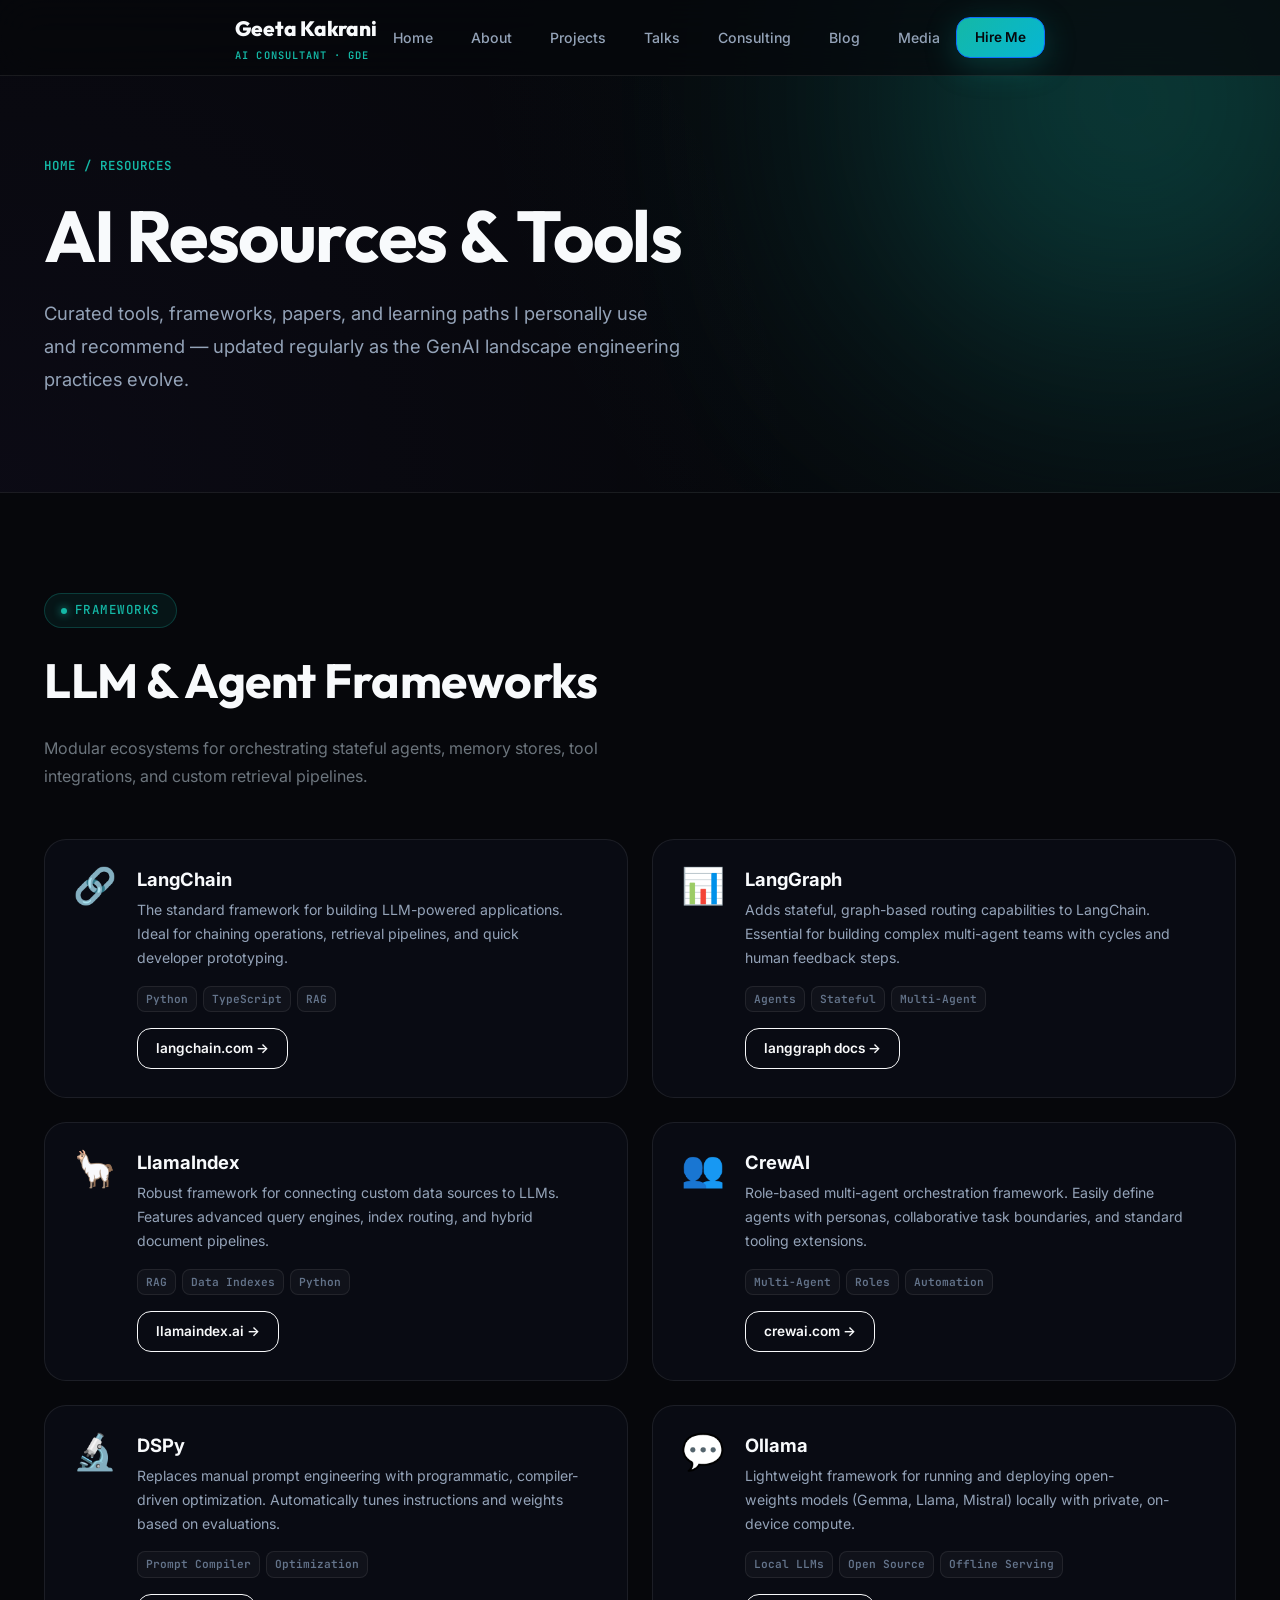
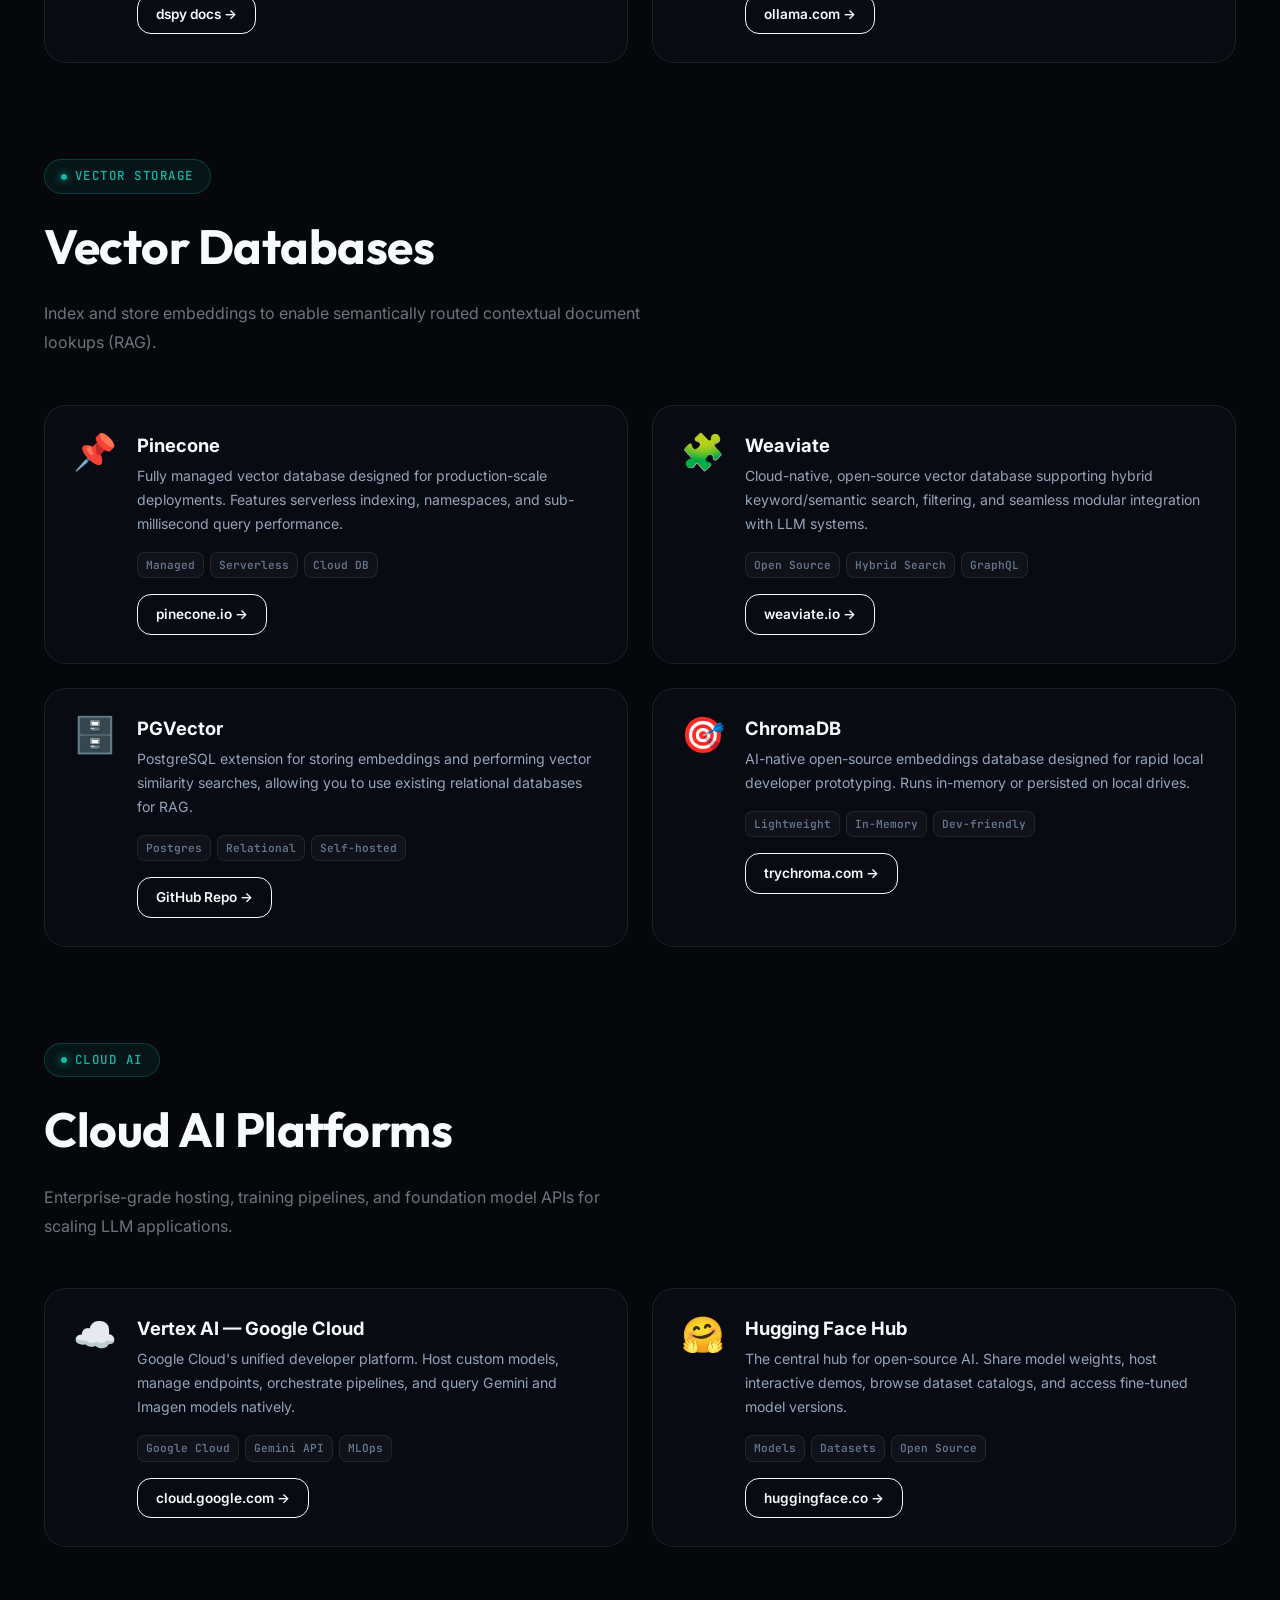
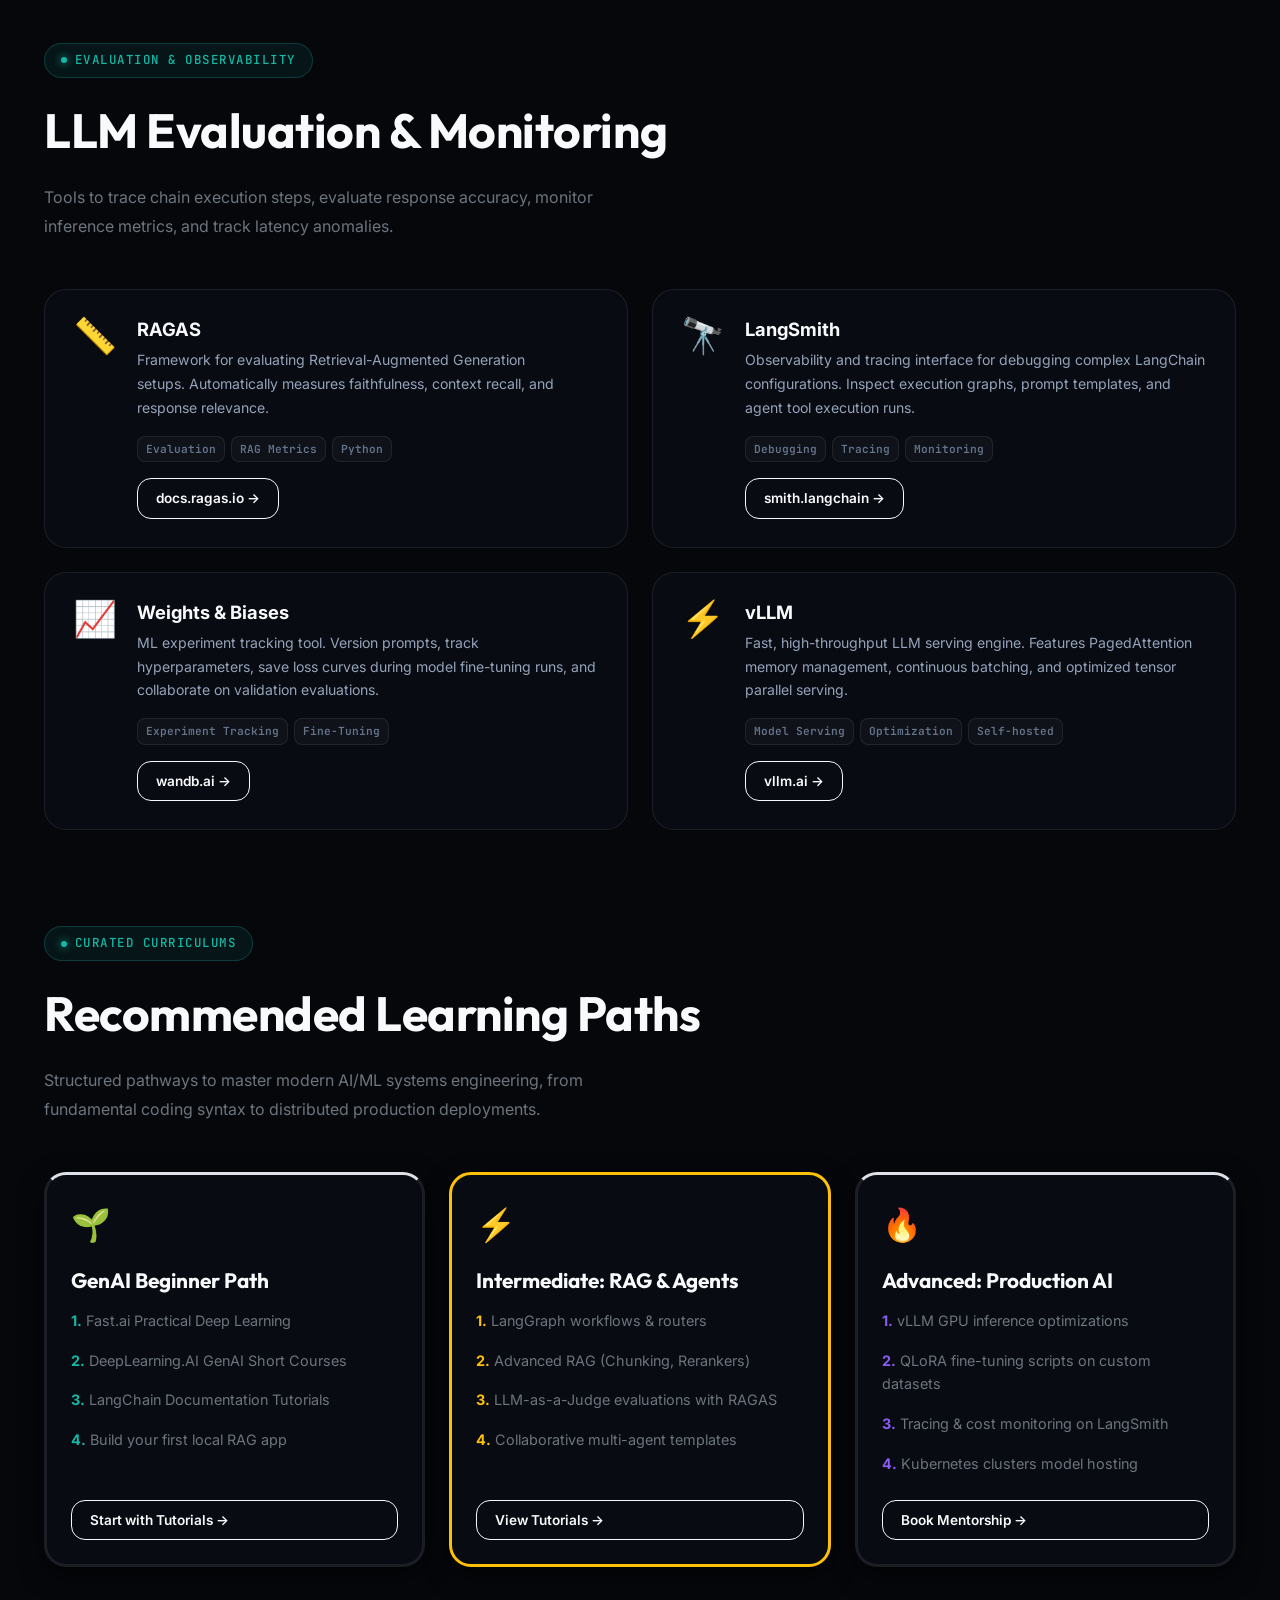
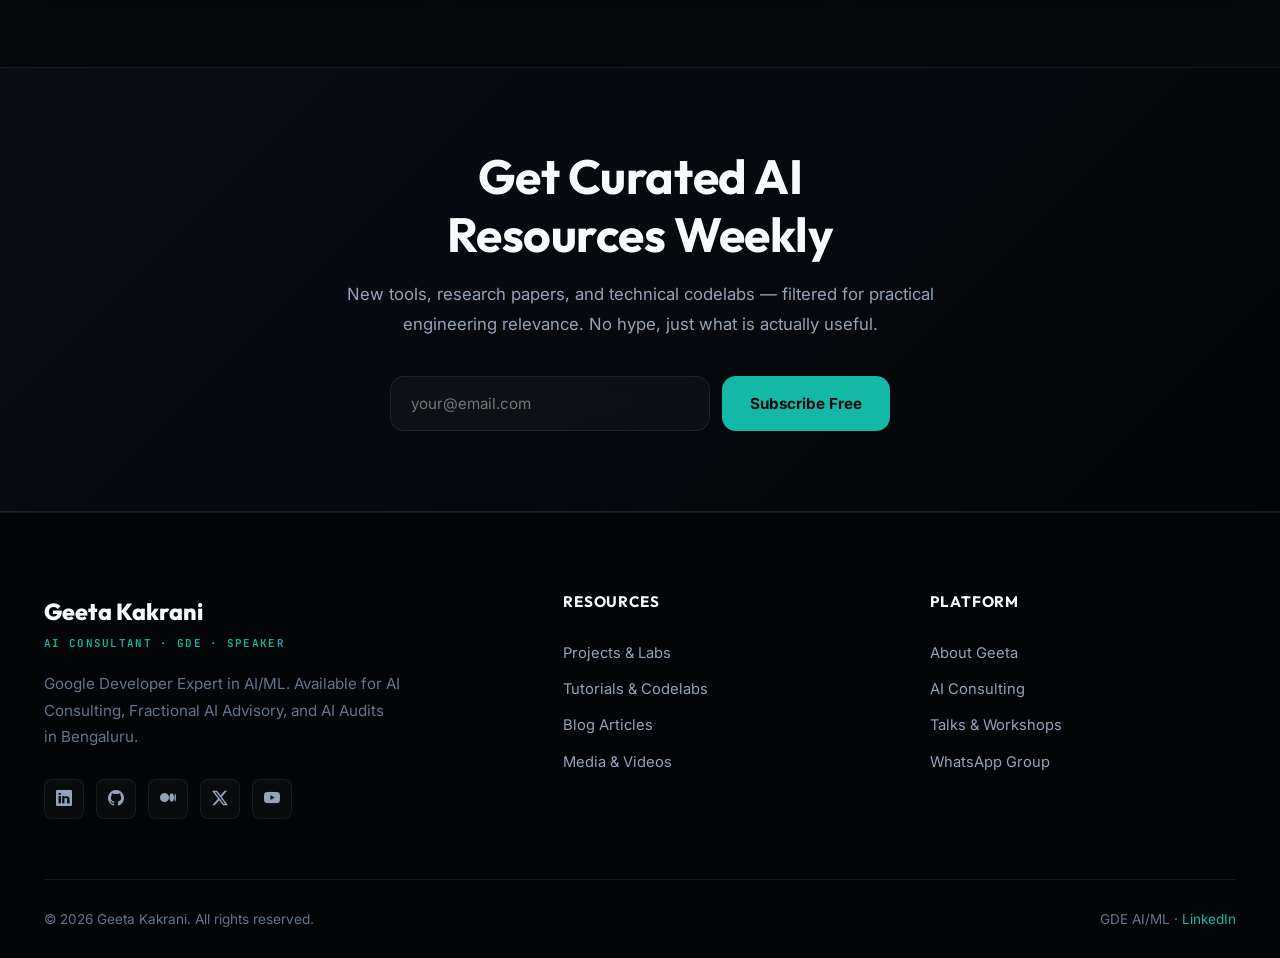
<file: pages/resources.html>
<!DOCTYPE html>
<html lang="en">
<head>
  <meta charset="UTF-8" />
  <meta name="viewport" content="width=device-width, initial-scale=1.0" />
  <title>Resources — Geeta Kakrani | AI Tools, Frameworks & Reading Lists</title>
  <meta name="description" content="Curated GenAI resources — tools, frameworks, papers, datasets, and learning paths recommended by Geeta Kakrani, Google Developer Expert in AI/ML." />

  <!-- Google Fonts -->
  <link rel="preconnect" href="https://fonts.googleapis.com" />
  <link rel="preconnect" href="https://fonts.gstatic.com" crossorigin />

  <!-- Bootstrap 5 CSS -->
  <link href="https://cdn.jsdelivr.net/npm/bootstrap@5.3.3/dist/css/bootstrap.min.css" rel="stylesheet" integrity="sha384-QWTKZyjpPEjISv5WaRU9OFeRpok6YctnYmDr5pNlyT2bRjXh0JMhjY6hW+ALEwIH" crossorigin="anonymous">

  <!-- Bootstrap Icons -->
  <link rel="stylesheet" href="https://cdn.jsdelivr.net/npm/bootstrap-icons@1.11.3/font/bootstrap-icons.min.css">

  <!-- Custom Styles -->
  <link rel="stylesheet" href="../css/main.css" />
  <link rel="stylesheet" href="../css/pages.css" />
</head>
<body>

  <!-- Header Placeholder -->
  <div id="nav-placeholder"></div>

  <!-- PAGE HERO -->
  <section class="page-hero">
    <div class="glow-blob blob-teal" style="top: -100px; right: -50px;"></div>
    <div class="container">
      <div class="page-hero-breadcrumb">Home / Resources</div>
      <h1>AI Resources &amp; Tools</h1>
      <p>Curated tools, frameworks, papers, and learning paths I personally use and recommend — updated regularly as the GenAI landscape engineering practices evolve.</p>
    </div>
  </section>

  <!-- RESOURCES SECTIONS -->
  <section class="section">
    <div class="container">

      <!-- LLM FRAMEWORKS -->
      <div class="section-label">Frameworks</div>
      <h2 class="mb-4">LLM &amp; Agent Frameworks</h2>
      <p class="text-secondary mb-5" style="max-width: 600px;">Modular ecosystems for orchestrating stateful agents, memory stores, tool integrations, and custom retrieval pipelines.</p>
      
      <div class="row g-4 mb-5 pb-5">
        <!-- Resource 1 -->
        <div class="col-md-6 reveal">
          <div class="resource-card">
            <div class="resource-icon">🔗</div>
            <div class="resource-info">
              <h4>LangChain</h4>
              <p>The standard framework for building LLM-powered applications. Ideal for chaining operations, retrieval pipelines, and quick developer prototyping.</p>
              <div class="tag-cloud">
                <span class="tag">Python</span>
                <span class="tag">TypeScript</span>
                <span class="tag">RAG</span>
              </div>
              <a href="https://python.langchain.com" target="_blank" rel="noopener" class="btn btn-outline-light btn-sm">langchain.com &rarr;</a>
            </div>
          </div>
        </div>

        <!-- Resource 2 -->
        <div class="col-md-6 reveal reveal-delay-1">
          <div class="resource-card">
            <div class="resource-icon">📊</div>
            <div class="resource-info">
              <h4>LangGraph</h4>
              <p>Adds stateful, graph-based routing capabilities to LangChain. Essential for building complex multi-agent teams with cycles and human feedback steps.</p>
              <div class="tag-cloud">
                <span class="tag">Agents</span>
                <span class="tag">Stateful</span>
                <span class="tag">Multi-Agent</span>
              </div>
              <a href="https://langchain-ai.github.io/langgraph/" target="_blank" rel="noopener" class="btn btn-outline-light btn-sm">langgraph docs &rarr;</a>
            </div>
          </div>
        </div>

        <!-- Resource 3 -->
        <div class="col-md-6 reveal">
          <div class="resource-card">
            <div class="resource-icon">🦙</div>
            <div class="resource-info">
              <h4>LlamaIndex</h4>
              <p>Robust framework for connecting custom data sources to LLMs. Features advanced query engines, index routing, and hybrid document pipelines.</p>
              <div class="tag-cloud">
                <span class="tag">RAG</span>
                <span class="tag">Data Indexes</span>
                <span class="tag">Python</span>
              </div>
              <a href="https://www.llamaindex.ai" target="_blank" rel="noopener" class="btn btn-outline-light btn-sm">llamaindex.ai &rarr;</a>
            </div>
          </div>
        </div>

        <!-- Resource 4 -->
        <div class="col-md-6 reveal reveal-delay-1">
          <div class="resource-card">
            <div class="resource-icon">👥</div>
            <div class="resource-info">
              <h4>CrewAI</h4>
              <p>Role-based multi-agent orchestration framework. Easily define agents with personas, collaborative task boundaries, and standard tooling extensions.</p>
              <div class="tag-cloud">
                <span class="tag">Multi-Agent</span>
                <span class="tag">Roles</span>
                <span class="tag">Automation</span>
              </div>
              <a href="https://crewai.com" target="_blank" rel="noopener" class="btn btn-outline-light btn-sm">crewai.com &rarr;</a>
            </div>
          </div>
        </div>

        <!-- Resource 5 -->
        <div class="col-md-6 reveal">
          <div class="resource-card">
            <div class="resource-icon">🔬</div>
            <div class="resource-info">
              <h4>DSPy</h4>
              <p>Replaces manual prompt engineering with programmatic, compiler-driven optimization. Automatically tunes instructions and weights based on evaluations.</p>
              <div class="tag-cloud">
                <span class="tag">Prompt Compiler</span>
                <span class="tag">Optimization</span>
              </div>
              <a href="https://dspy-docs.vercel.app" target="_blank" rel="noopener" class="btn btn-outline-light btn-sm">dspy docs &rarr;</a>
            </div>
          </div>
        </div>

        <!-- Resource 6 -->
        <div class="col-md-6 reveal reveal-delay-1">
          <div class="resource-card">
            <div class="resource-icon">💬</div>
            <div class="resource-info">
              <h4>Ollama</h4>
              <p>Lightweight framework for running and deploying open-weights models (Gemma, Llama, Mistral) locally with private, on-device compute.</p>
              <div class="tag-cloud">
                <span class="tag">Local LLMs</span>
                <span class="tag">Open Source</span>
                <span class="tag">Offline Serving</span>
              </div>
              <a href="https://ollama.com" target="_blank" rel="noopener" class="btn btn-outline-light btn-sm">ollama.com &rarr;</a>
            </div>
          </div>
        </div>
      </div>


      <!-- VECTOR DATABASES -->
      <div class="section-label">Vector Storage</div>
      <h2 class="mb-4">Vector Databases</h2>
      <p class="text-secondary mb-5" style="max-width: 600px;">Index and store embeddings to enable semantically routed contextual document lookups (RAG).</p>
      
      <div class="row g-4 mb-5 pb-5">
        <!-- Database 1 -->
        <div class="col-md-6 reveal">
          <div class="resource-card">
            <div class="resource-icon">📌</div>
            <div class="resource-info">
              <h4>Pinecone</h4>
              <p>Fully managed vector database designed for production-scale deployments. Features serverless indexing, namespaces, and sub-millisecond query performance.</p>
              <div class="tag-cloud">
                <span class="tag">Managed</span>
                <span class="tag">Serverless</span>
                <span class="tag">Cloud DB</span>
              </div>
              <a href="https://pinecone.io" target="_blank" rel="noopener" class="btn btn-outline-light btn-sm">pinecone.io &rarr;</a>
            </div>
          </div>
        </div>

        <!-- Database 2 -->
        <div class="col-md-6 reveal reveal-delay-1">
          <div class="resource-card">
            <div class="resource-icon">🧩</div>
            <div class="resource-info">
              <h4>Weaviate</h4>
              <p>Cloud-native, open-source vector database supporting hybrid keyword/semantic search, filtering, and seamless modular integration with LLM systems.</p>
              <div class="tag-cloud">
                <span class="tag">Open Source</span>
                <span class="tag">Hybrid Search</span>
                <span class="tag">GraphQL</span>
              </div>
              <a href="https://weaviate.io" target="_blank" rel="noopener" class="btn btn-outline-light btn-sm">weaviate.io &rarr;</a>
            </div>
          </div>
        </div>

        <!-- Database 3 -->
        <div class="col-md-6 reveal">
          <div class="resource-card">
            <div class="resource-icon">🗄️</div>
            <div class="resource-info">
              <h4>PGVector</h4>
              <p>PostgreSQL extension for storing embeddings and performing vector similarity searches, allowing you to use existing relational databases for RAG.</p>
              <div class="tag-cloud">
                <span class="tag">Postgres</span>
                <span class="tag">Relational</span>
                <span class="tag">Self-hosted</span>
              </div>
              <a href="https://github.com/pgvector/pgvector" target="_blank" rel="noopener" class="btn btn-outline-light btn-sm">GitHub Repo &rarr;</a>
            </div>
          </div>
        </div>

        <!-- Database 4 -->
        <div class="col-md-6 reveal reveal-delay-1">
          <div class="resource-card">
            <div class="resource-icon">🎯</div>
            <div class="resource-info">
              <h4>ChromaDB</h4>
              <p>AI-native open-source embeddings database designed for rapid local developer prototyping. Runs in-memory or persisted on local drives.</p>
              <div class="tag-cloud">
                <span class="tag">Lightweight</span>
                <span class="tag">In-Memory</span>
                <span class="tag">Dev-friendly</span>
              </div>
              <a href="https://www.trychroma.com" target="_blank" rel="noopener" class="btn btn-outline-light btn-sm">trychroma.com &rarr;</a>
            </div>
          </div>
        </div>
      </div>


      <!-- CLOUD PLATFORMS -->
      <div class="section-label">Cloud AI</div>
      <h2 class="mb-4">Cloud AI Platforms</h2>
      <p class="text-secondary mb-5" style="max-width: 600px;">Enterprise-grade hosting, training pipelines, and foundation model APIs for scaling LLM applications.</p>
      
      <div class="row g-4 mb-5 pb-5">
        <!-- Cloud 1 -->
        <div class="col-md-6 reveal">
          <div class="resource-card">
            <div class="resource-icon">☁️</div>
            <div class="resource-info">
              <h4>Vertex AI — Google Cloud</h4>
              <p>Google Cloud's unified developer platform. Host custom models, manage endpoints, orchestrate pipelines, and query Gemini and Imagen models natively.</p>
              <div class="tag-cloud">
                <span class="tag">Google Cloud</span>
                <span class="tag">Gemini API</span>
                <span class="tag">MLOps</span>
              </div>
              <a href="https://cloud.google.com/vertex-ai" target="_blank" rel="noopener" class="btn btn-outline-light btn-sm">cloud.google.com &rarr;</a>
            </div>
          </div>
        </div>

        <!-- Cloud 2 -->
        <div class="col-md-6 reveal reveal-delay-1">
          <div class="resource-card">
            <div class="resource-icon">🤗</div>
            <div class="resource-info">
              <h4>Hugging Face Hub</h4>
              <p>The central hub for open-source AI. Share model weights, host interactive demos, browse dataset catalogs, and access fine-tuned model versions.</p>
              <div class="tag-cloud">
                <span class="tag">Models</span>
                <span class="tag">Datasets</span>
                <span class="tag">Open Source</span>
              </div>
              <a href="https://huggingface.co" target="_blank" rel="noopener" class="btn btn-outline-light btn-sm">huggingface.co &rarr;</a>
            </div>
          </div>
        </div>
      </div>


      <!-- EVALUATION & OBSERVABILITY -->
      <div class="section-label">Evaluation &amp; Observability</div>
      <h2 class="mb-4">LLM Evaluation &amp; Monitoring</h2>
      <p class="text-secondary mb-5" style="max-width: 600px;">Tools to trace chain execution steps, evaluate response accuracy, monitor inference metrics, and track latency anomalies.</p>
      
      <div class="row g-4 mb-5 pb-5">
        <!-- Eval 1 -->
        <div class="col-md-6 reveal">
          <div class="resource-card">
            <div class="resource-icon">📏</div>
            <div class="resource-info">
              <h4>RAGAS</h4>
              <p>Framework for evaluating Retrieval-Augmented Generation setups. Automatically measures faithfulness, context recall, and response relevance.</p>
              <div class="tag-cloud">
                <span class="tag">Evaluation</span>
                <span class="tag">RAG Metrics</span>
                <span class="tag">Python</span>
              </div>
              <a href="https://docs.ragas.io" target="_blank" rel="noopener" class="btn btn-outline-light btn-sm">docs.ragas.io &rarr;</a>
            </div>
          </div>
        </div>

        <!-- Eval 2 -->
        <div class="col-md-6 reveal reveal-delay-1">
          <div class="resource-card">
            <div class="resource-icon">🔭</div>
            <div class="resource-info">
              <h4>LangSmith</h4>
              <p>Observability and tracing interface for debugging complex LangChain configurations. Inspect execution graphs, prompt templates, and agent tool execution runs.</p>
              <div class="tag-cloud">
                <span class="tag">Debugging</span>
                <span class="tag">Tracing</span>
                <span class="tag">Monitoring</span>
              </div>
              <a href="https://smith.langchain.com" target="_blank" rel="noopener" class="btn btn-outline-light btn-sm">smith.langchain &rarr;</a>
            </div>
          </div>
        </div>

        <!-- Eval 3 -->
        <div class="col-md-6 reveal">
          <div class="resource-card">
            <div class="resource-icon">📈</div>
            <div class="resource-info">
              <h4>Weights &amp; Biases</h4>
              <p>ML experiment tracking tool. Version prompts, track hyperparameters, save loss curves during model fine-tuning runs, and collaborate on validation evaluations.</p>
              <div class="tag-cloud">
                <span class="tag">Experiment Tracking</span>
                <span class="tag">Fine-Tuning</span>
              </div>
              <a href="https://wandb.ai" target="_blank" rel="noopener" class="btn btn-outline-light btn-sm">wandb.ai &rarr;</a>
            </div>
          </div>
        </div>

        <!-- Eval 4 -->
        <div class="col-md-6 reveal reveal-delay-1">
          <div class="resource-card">
            <div class="resource-icon">⚡</div>
            <div class="resource-info">
              <h4>vLLM</h4>
              <p>Fast, high-throughput LLM serving engine. Features PagedAttention memory management, continuous batching, and optimized tensor parallel serving.</p>
              <div class="tag-cloud">
                <span class="tag">Model Serving</span>
                <span class="tag">Optimization</span>
                <span class="tag">Self-hosted</span>
              </div>
              <a href="https://vllm.ai" target="_blank" rel="noopener" class="btn btn-outline-light btn-sm">vllm.ai &rarr;</a>
            </div>
          </div>
        </div>
      </div>


      <!-- LEARNING PATHS -->
      <div class="section-label">Curated Curriculums</div>
      <h2 class="mb-4">Recommended Learning Paths</h2>
      <p class="text-secondary mb-5" style="max-width: 600px;">Structured pathways to master modern AI/ML systems engineering, from fundamental coding syntax to distributed production deployments.</p>
      
      <div class="row g-4">
        <!-- Path 1 -->
        <div class="col-lg-4 reveal">
          <div class="card h-100 p-4 border-top border-3 border-teal" style="background: var(--bg-dark-card);">
            <div class="fs-2 mb-3">🌱</div>
            <h4 class="mb-3">GenAI Beginner Path</h4>
            <div class="d-flex flex-column gap-3 mb-4 text-sm text-secondary">
              <div><strong class="text-teal">1.</strong> Fast.ai Practical Deep Learning</div>
              <div><strong class="text-teal">2.</strong> DeepLearning.AI GenAI Short Courses</div>
              <div><strong class="text-teal">3.</strong> LangChain Documentation Tutorials</div>
              <div><strong class="text-teal">4.</strong> Build your first local RAG app</div>
            </div>
            <a href="../pages/tutorials.html" class="btn btn-outline-light btn-sm mt-auto">Start with Tutorials &rarr;</a>
          </div>
        </div>

        <!-- Path 2 -->
        <div class="col-lg-4 reveal reveal-delay-1">
          <div class="card h-100 p-4 border-top border-3 border-warning" style="background: var(--bg-dark-card);">
            <div class="fs-2 mb-3">⚡</div>
            <h4 class="mb-3">Intermediate: RAG &amp; Agents</h4>
            <div class="d-flex flex-column gap-3 mb-4 text-sm text-secondary">
              <div><strong class="text-warning">1.</strong> LangGraph workflows &amp; routers</div>
              <div><strong class="text-warning">2.</strong> Advanced RAG (Chunking, Rerankers)</div>
              <div><strong class="text-warning">3.</strong> LLM-as-a-Judge evaluations with RAGAS</div>
              <div><strong class="text-warning">4.</strong> Collaborative multi-agent templates</div>
            </div>
            <a href="../pages/tutorials.html" class="btn btn-outline-light btn-sm mt-auto">View Tutorials &rarr;</a>
          </div>
        </div>

        <!-- Path 3 -->
        <div class="col-lg-4 reveal reveal-delay-2">
          <div class="card h-100 p-4 border-top border-3 border-violet" style="background: var(--bg-dark-card);">
            <div class="fs-2 mb-3">🔥</div>
            <h4 class="mb-3">Advanced: Production AI</h4>
            <div class="d-flex flex-column gap-3 mb-4 text-sm text-secondary">
              <div><strong class="text-violet">1.</strong> vLLM GPU inference optimizations</div>
              <div><strong class="text-violet">2.</strong> QLoRA fine-tuning scripts on custom datasets</div>
              <div><strong class="text-violet">3.</strong> Tracing &amp; cost monitoring on LangSmith</div>
              <div><strong class="text-violet">4.</strong> Kubernetes clusters model hosting</div>
            </div>
            <a href="../index.html#whatsapp-join" class="btn btn-outline-light btn-sm mt-auto">Book Mentorship &rarr;</a>
          </div>
        </div>
      </div>

    </div>
  </section>

  <!-- Newsletter -->
  <section class="newsletter-section">
    <div class="newsletter-inner">
      <h2>Get Curated AI Resources Weekly</h2>
      <p>New tools, research papers, and technical codelabs — filtered for practical engineering relevance. No hype, just what is actually useful.</p>
      <form class="newsletter-form" novalidate>
        <input type="email" placeholder="your@email.com" required />
        <button type="submit">Subscribe Free</button>
      </form>
    </div>
  </section>

  <!-- Footer Placeholder -->
  <div id="footer-placeholder"></div>

  <!-- Bootstrap Bundle JS -->
  <script src="https://cdn.jsdelivr.net/npm/bootstrap@5.3.3/dist/js/bootstrap.bundle.min.js" integrity="sha384-YvpcrYf0tY3lHB60NNkmXc5s9fDVZLESaAA55NDzOxhy9GkcIdslK1eN7N6jIeHz" crossorigin="anonymous"></script>

  <!-- Custom Scripts -->
  <script src="../js/components.js"></script>
  <script src="../js/main.js"></script>
</body>
</html>
</file>
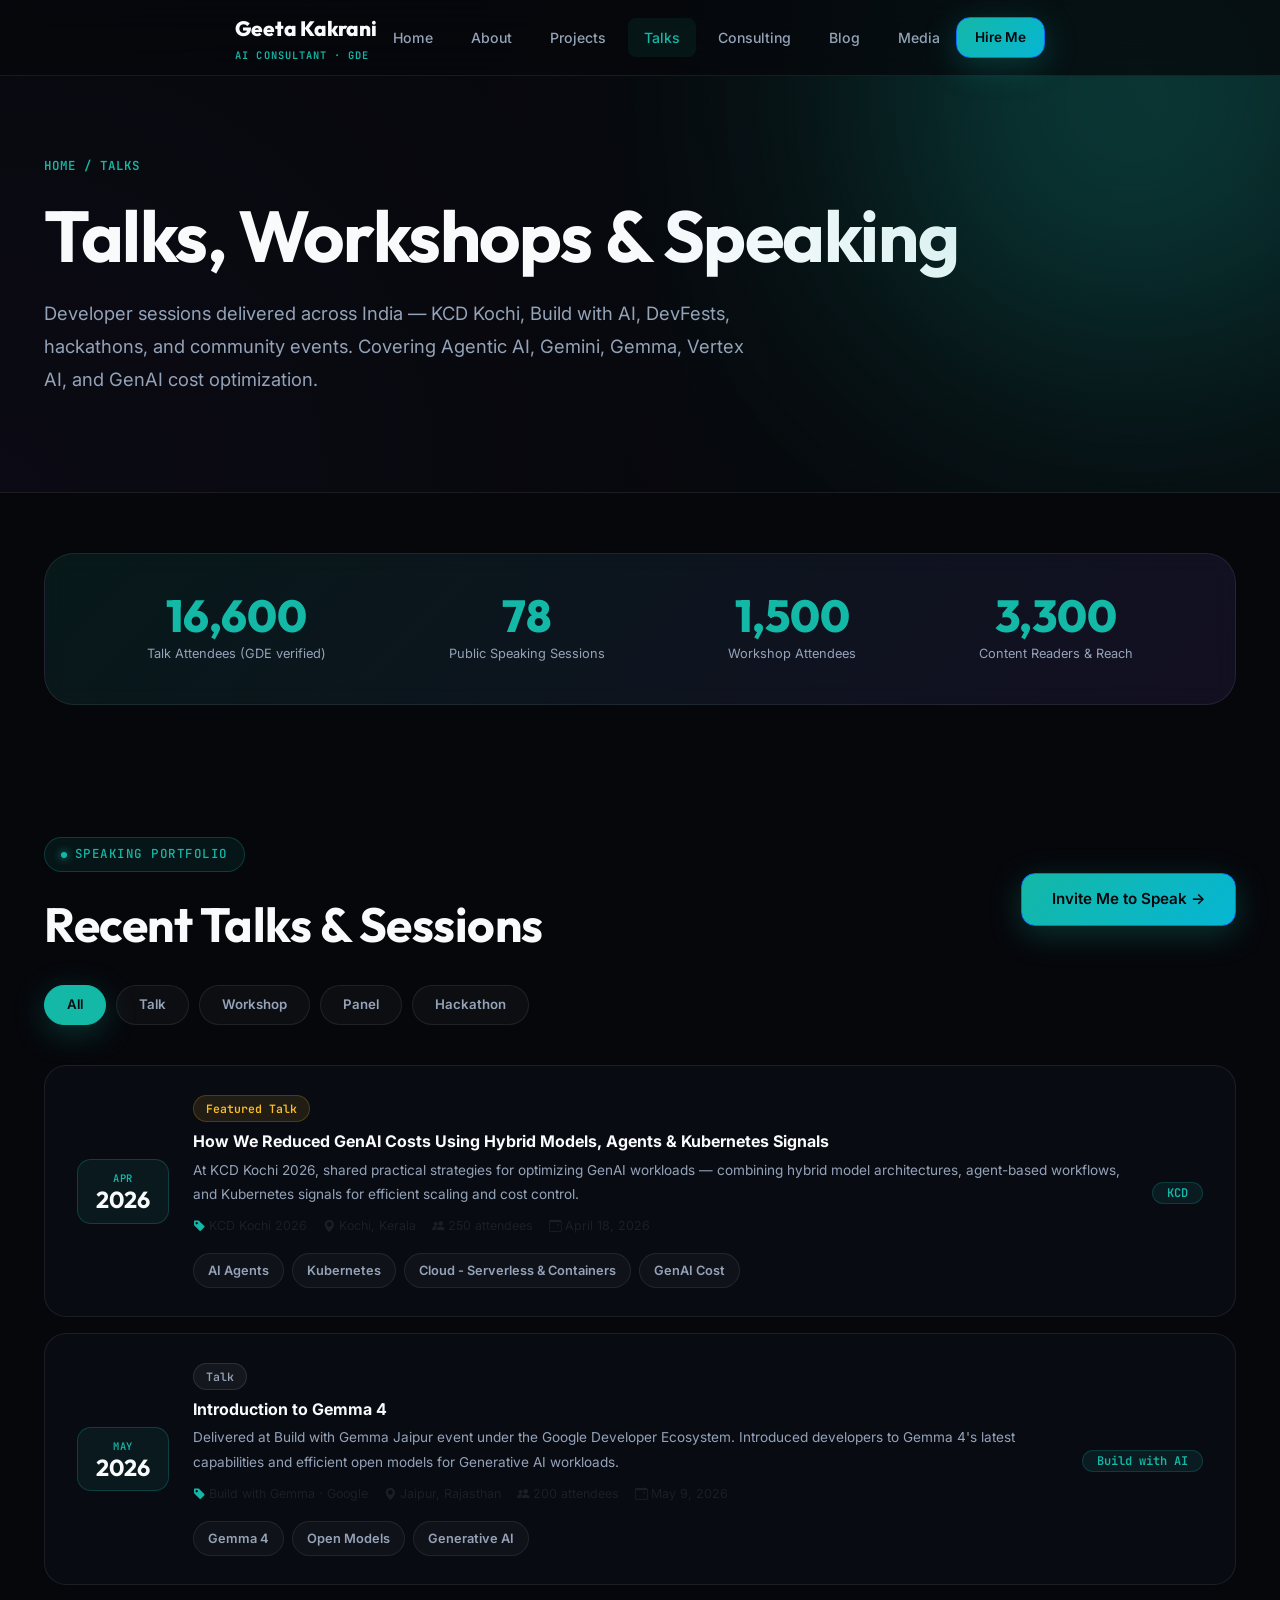
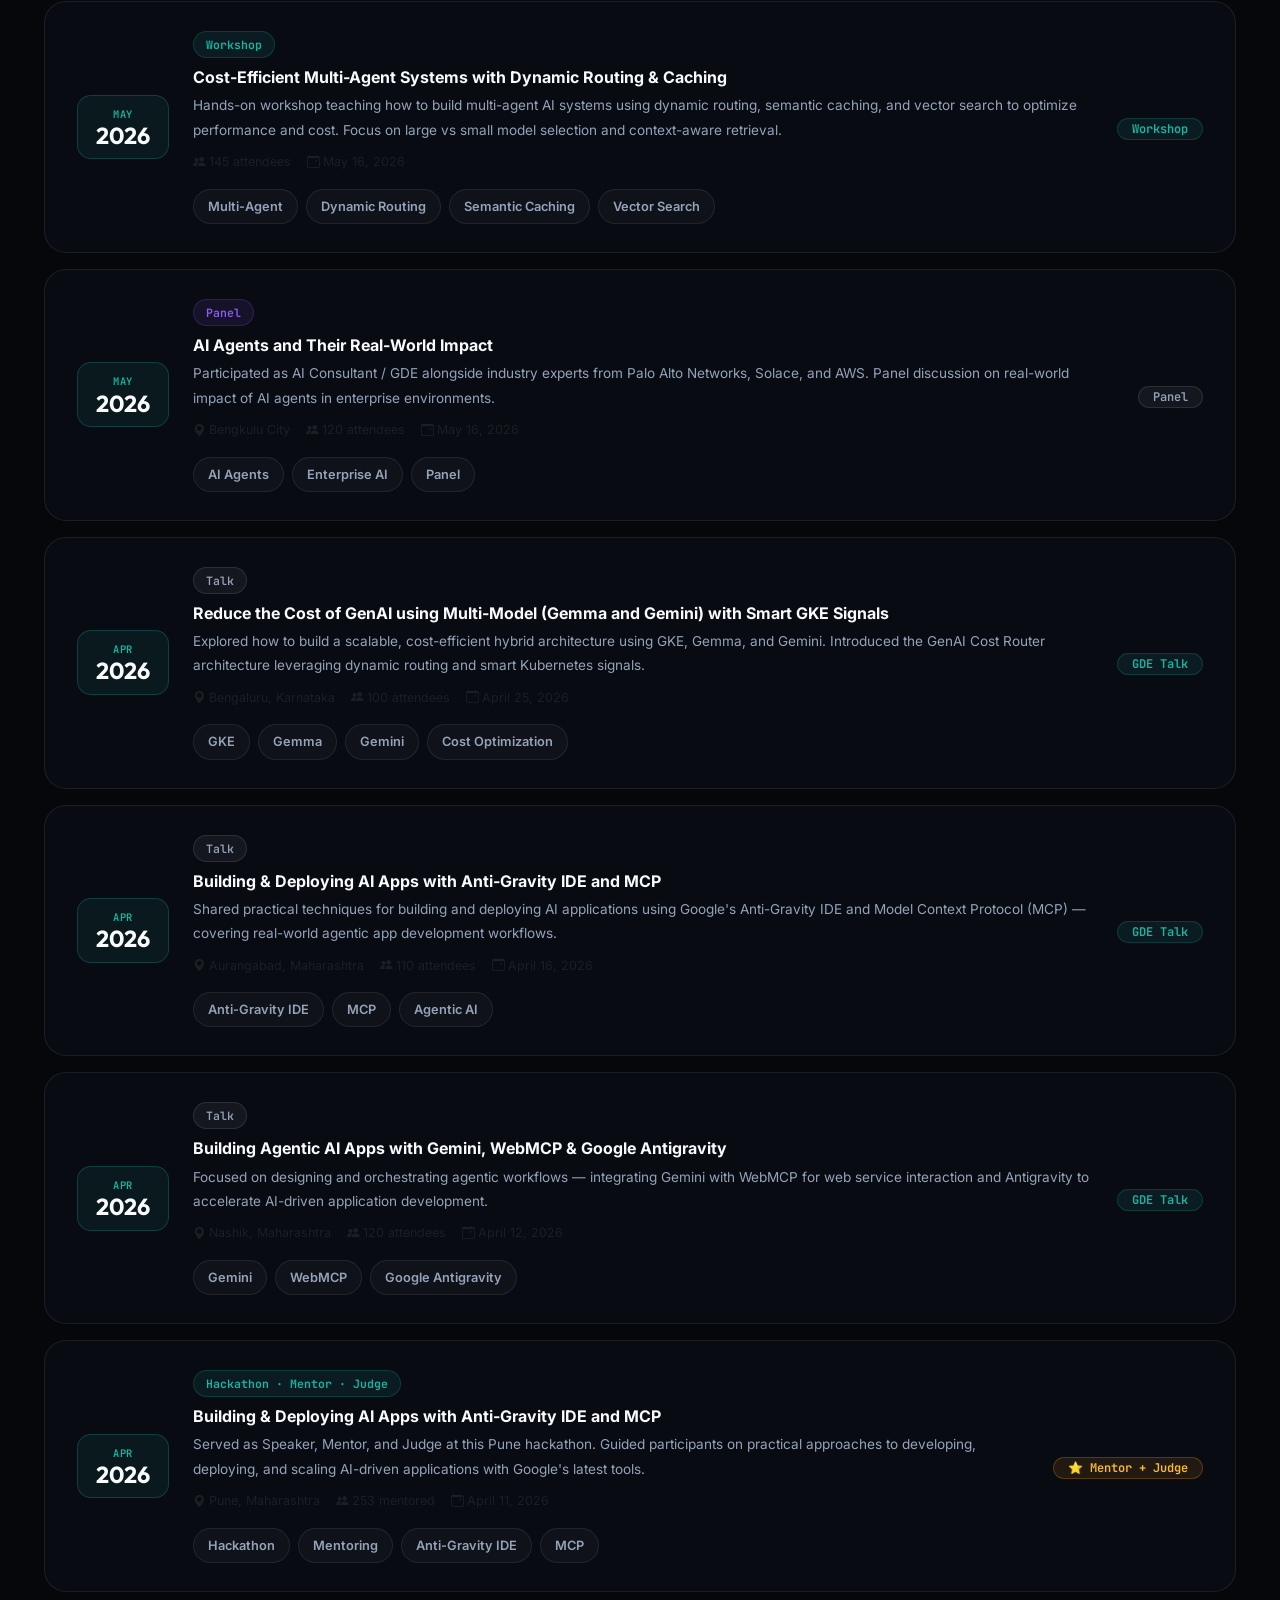
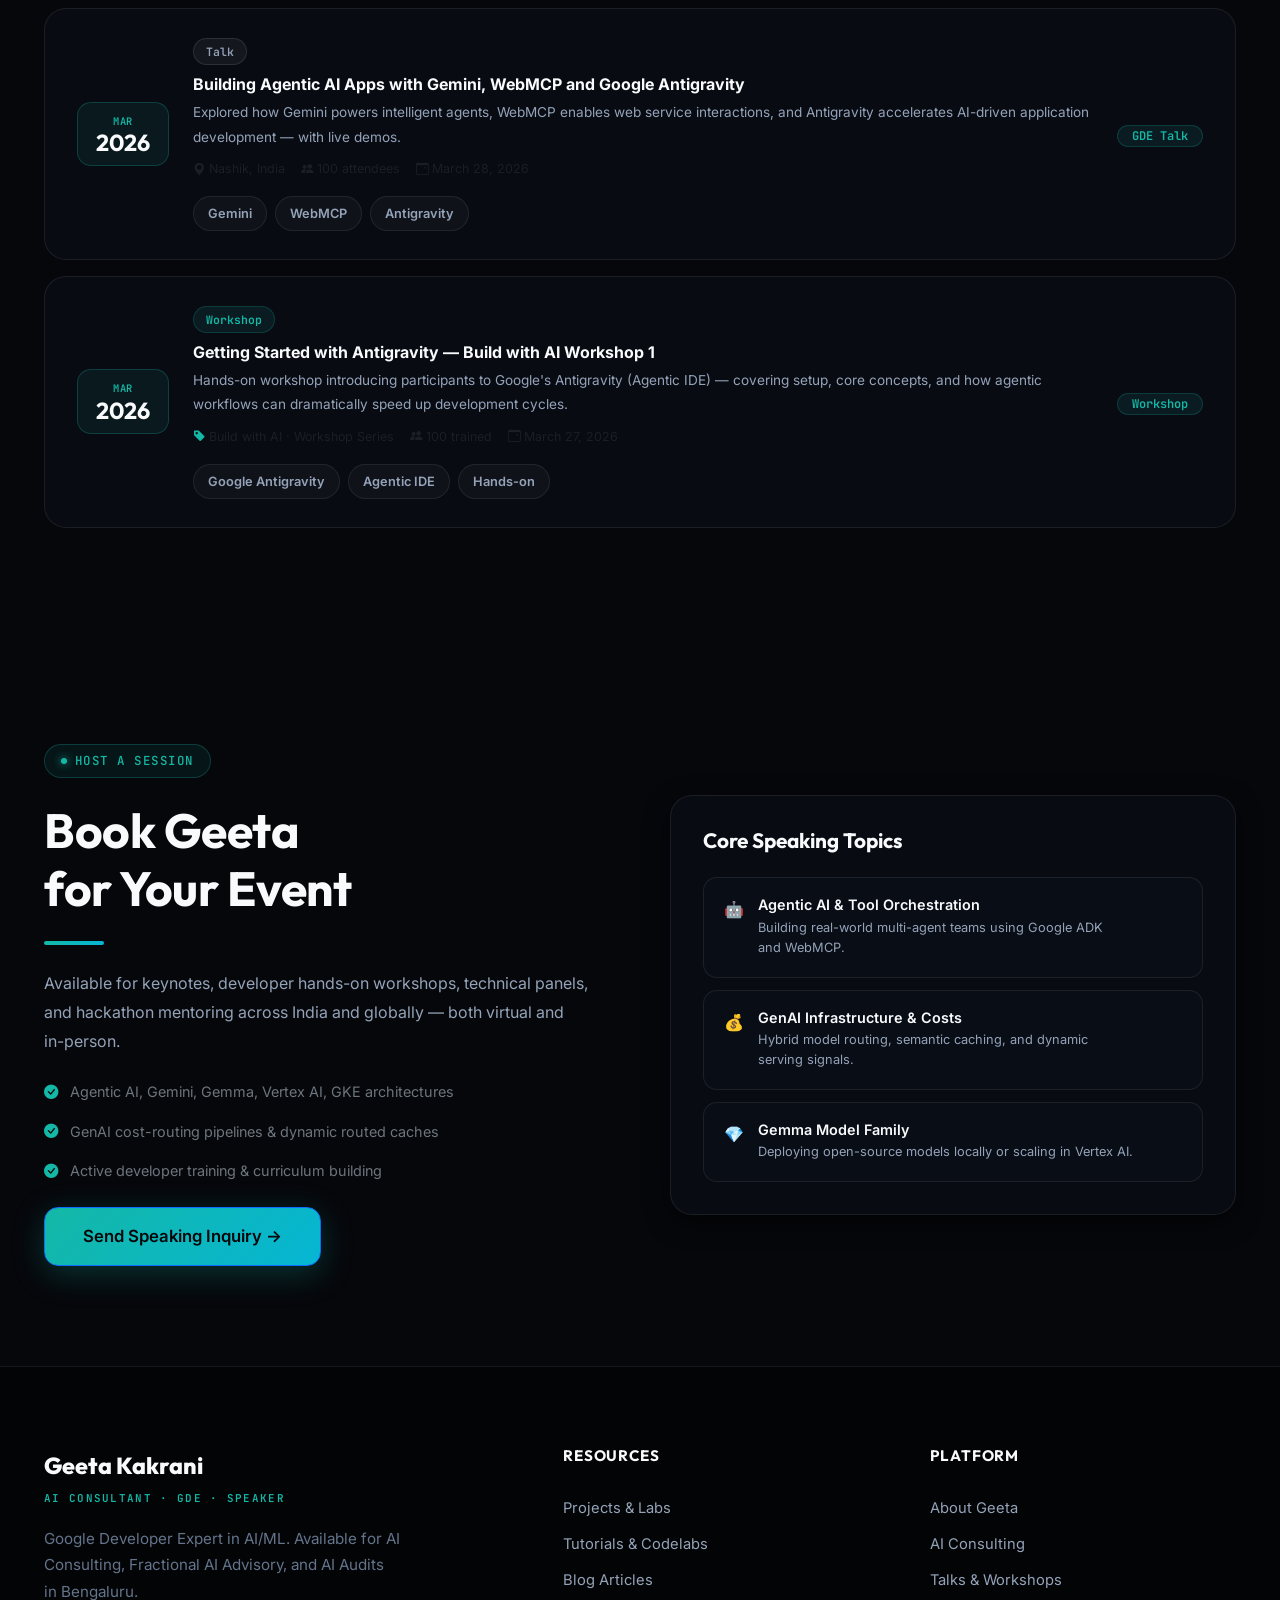
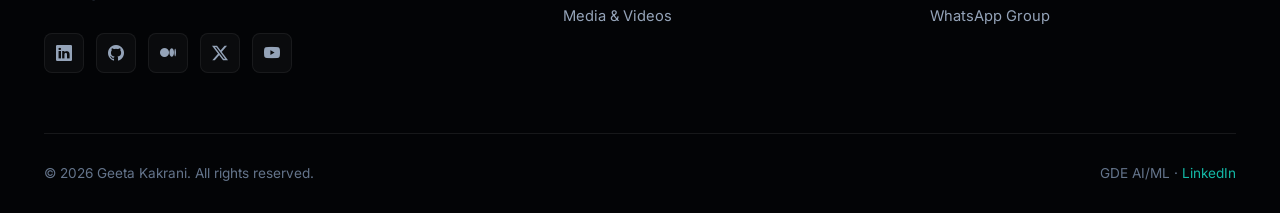
<file: pages/talks.html>
<!DOCTYPE html>
<html lang="en">
<head>
  <meta charset="UTF-8" />
  <meta name="viewport" content="width=device-width, initial-scale=1.0" />
  <title>Talks & Speaking — Geeta Kakrani | GDE AI Speaker</title>
  <meta name="description" content="Technical conference talks, workshops, and mentoring sessions by Geeta Kakrani — Google Developer Expert. KCD Kochi, Build with AI, DevFest, and more." />

  <!-- Google Fonts -->
  <link rel="preconnect" href="https://fonts.googleapis.com" />
  <link rel="preconnect" href="https://fonts.gstatic.com" crossorigin />

  <!-- Bootstrap 5 CSS -->
  <link href="https://cdn.jsdelivr.net/npm/bootstrap@5.3.3/dist/css/bootstrap.min.css" rel="stylesheet" integrity="sha384-QWTKZyjpPEjISv5WaRU9OFeRpok6YctnYmDr5pNlyT2bRjXh0JMhjY6hW+ALEwIH" crossorigin="anonymous">

  <!-- Bootstrap Icons -->
  <link rel="stylesheet" href="https://cdn.jsdelivr.net/npm/bootstrap-icons@1.11.3/font/bootstrap-icons.min.css">

  <!-- Custom Styles -->
  <link rel="stylesheet" href="../css/main.css" />
  <link rel="stylesheet" href="../css/pages.css" />
</head>
<body>

  <!-- Dynamic Header placeholder -->
  <div id="nav-placeholder"></div>

  <!-- PAGE HERO -->
  <section class="page-hero">
    <div class="glow-blob blob-teal" style="top: -100px; right: -50px;"></div>
    <div class="container">
      <div class="page-hero-breadcrumb">Home / Talks</div>
      <h1>Talks, Workshops &amp; Speaking</h1>
      <p>Developer sessions delivered across India — KCD Kochi, Build with AI, DevFests, hackathons, and community events. Covering Agentic AI, Gemini, Gemma, Vertex AI, and GenAI cost optimization.</p>
    </div>
  </section>

  <!-- GDE STATS BANNER -->
  <section class="section-sm">
    <div class="container">
      <div class="stats-banner reveal">
        <div class="stats-banner-item">
          <div class="stats-banner-num" data-counter="16600">0</div>
          <div class="stats-banner-label">Talk Attendees (GDE verified)</div>
        </div>
        <div class="stats-banner-item">
          <div class="stats-banner-num" data-counter="78">0</div>
          <div class="stats-banner-label">Public Speaking Sessions</div>
        </div>
        <div class="stats-banner-item">
          <div class="stats-banner-num" data-counter="1500">0</div>
          <div class="stats-banner-label">Workshop Attendees</div>
        </div>
        <div class="stats-banner-item">
          <div class="stats-banner-num" data-counter="3300">0</div>
          <div class="stats-banner-label">Content Readers & Reach</div>
        </div>
      </div>
    </div>
  </section>

  <!-- TALKS INDEX SECTION -->
  <section class="section" style="padding-top:16px;">
    <div class="container">
      
      <div class="flex-between mb-4 flex-wrap gap-4">
        <div>
          <div class="section-label">Speaking Portfolio</div>
          <h2>Recent Talks &amp; Sessions</h2>
        </div>
        <a href="../index.html#whatsapp-join" class="btn btn-primary">Invite Me to Speak →</a>
      </div>

      <div class="talks-filter-bar" id="talksFilters">
        <button class="filter-btn active" data-filter="all">All</button>
        <button class="filter-btn" data-filter="talk">Talk</button>
        <button class="filter-btn" data-filter="workshop">Workshop</button>
        <button class="filter-btn" data-filter="panel">Panel</button>
        <button class="filter-btn" data-filter="hackathon">Hackathon</button>
      </div>

      <!-- ── TALK 1: KCD Kochi ── -->
      <div class="talk-full-card reveal" data-talk-type="talk">
        <div class="talk-date-badge">
          <div class="talk-date-month">Apr</div>
          <div class="talk-date-year">2026</div>
        </div>
        <div class="talk-full-info">
          <span class="talk-type-badge type-keynote">Featured Talk</span>
          <h4>How We Reduced GenAI Costs Using Hybrid Models, Agents &amp; Kubernetes Signals</h4>
          <p>At KCD Kochi 2026, shared practical strategies for optimizing GenAI workloads — combining hybrid model architectures, agent-based workflows, and Kubernetes signals for efficient scaling and cost control.</p>
          <div class="talk-meta mt-2 d-flex gap-3 flex-wrap text-xs text-muted">
            <div><i class="bi bi-tag-fill text-teal"></i> KCD Kochi 2026</div>
            <div><i class="bi bi-geo-alt-fill"></i> Kochi, Kerala</div>
            <div><i class="bi bi-people-fill"></i> 250 attendees</div>
            <div><i class="bi bi-calendar-event"></i> April 18, 2026</div>
          </div>
          <div class="tag-cloud mt-3">
            <span class="tag">AI Agents</span>
            <span class="tag">Kubernetes</span>
            <span class="tag">Cloud - Serverless &amp; Containers</span>
            <span class="tag">GenAI Cost</span>
          </div>
        </div>
        <div><span class="badge badge-teal">KCD</span></div>
      </div>

      <!-- ── TALK 2: Build with Gemma ── -->
      <div class="talk-full-card reveal" data-talk-type="talk">
        <div class="talk-date-badge">
          <div class="talk-date-month">May</div>
          <div class="talk-date-year">2026</div>
        </div>
        <div class="talk-full-info">
          <span class="talk-type-badge type-talk">Talk</span>
          <h4>Introduction to Gemma 4</h4>
          <p>Delivered at Build with Gemma Jaipur event under the Google Developer Ecosystem. Introduced developers to Gemma 4's latest capabilities and efficient open models for Generative AI workloads.</p>
          <div class="talk-meta mt-2 d-flex gap-3 flex-wrap text-xs text-muted">
            <div><i class="bi bi-tag-fill text-teal"></i> Build with Gemma · Google</div>
            <div><i class="bi bi-geo-alt-fill"></i> Jaipur, Rajasthan</div>
            <div><i class="bi bi-people-fill"></i> 200 attendees</div>
            <div><i class="bi bi-calendar-event"></i> May 9, 2026</div>
          </div>
          <div class="tag-cloud mt-3">
            <span class="tag">Gemma 4</span>
            <span class="tag">Open Models</span>
            <span class="tag">Generative AI</span>
          </div>
        </div>
        <div><span class="badge badge-teal">Build with AI</span></div>
      </div>

      <!-- ── TALK 3: Cost-Efficient Multi-Agent ── -->
      <div class="talk-full-card reveal" data-talk-type="workshop">
        <div class="talk-date-badge">
          <div class="talk-date-month">May</div>
          <div class="talk-date-year">2026</div>
        </div>
        <div class="talk-full-info">
          <span class="talk-type-badge type-workshop">Workshop</span>
          <h4>Cost-Efficient Multi-Agent Systems with Dynamic Routing &amp; Caching</h4>
          <p>Hands-on workshop teaching how to build multi-agent AI systems using dynamic routing, semantic caching, and vector search to optimize performance and cost. Focus on large vs small model selection and context-aware retrieval.</p>
          <div class="talk-meta mt-2 d-flex gap-3 flex-wrap text-xs text-muted">
            <div><i class="bi bi-people-fill"></i> 145 attendees</div>
            <div><i class="bi bi-calendar-event"></i> May 16, 2026</div>
          </div>
          <div class="tag-cloud mt-3">
            <span class="tag">Multi-Agent</span>
            <span class="tag">Dynamic Routing</span>
            <span class="tag">Semantic Caching</span>
            <span class="tag">Vector Search</span>
          </div>
        </div>
        <div><span class="badge badge-teal">Workshop</span></div>
      </div>

      <!-- ── TALK 4: Panel Discussion ── -->
      <div class="talk-full-card reveal" data-talk-type="panel">
        <div class="talk-date-badge">
          <div class="talk-date-month">May</div>
          <div class="talk-date-year">2026</div>
        </div>
        <div class="talk-full-info">
          <span class="talk-type-badge type-panel">Panel</span>
          <h4>AI Agents and Their Real-World Impact</h4>
          <p>Participated as AI Consultant / GDE alongside industry experts from Palo Alto Networks, Solace, and AWS. Panel discussion on real-world impact of AI agents in enterprise environments.</p>
          <div class="talk-meta mt-2 d-flex gap-3 flex-wrap text-xs text-muted">
            <div><i class="bi bi-geo-alt-fill"></i> Bengkulu City</div>
            <div><i class="bi bi-people-fill"></i> 120 attendees</div>
            <div><i class="bi bi-calendar-event"></i> May 16, 2026</div>
          </div>
          <div class="tag-cloud mt-3">
            <span class="tag">AI Agents</span>
            <span class="tag">Enterprise AI</span>
            <span class="tag">Panel</span>
          </div>
        </div>
        <div><span class="badge badge-gray">Panel</span></div>
      </div>

      <!-- ── TALK 5: GKE + GenAI Cost Router ── -->
      <div class="talk-full-card reveal" data-talk-type="talk">
        <div class="talk-date-badge">
          <div class="talk-date-month">Apr</div>
          <div class="talk-date-year">2026</div>
        </div>
        <div class="talk-full-info">
          <span class="talk-type-badge type-talk">Talk</span>
          <h4>Reduce the Cost of GenAI using Multi-Model (Gemma and Gemini) with Smart GKE Signals</h4>
          <p>Explored how to build a scalable, cost-efficient hybrid architecture using GKE, Gemma, and Gemini. Introduced the GenAI Cost Router architecture leveraging dynamic routing and smart Kubernetes signals.</p>
          <div class="talk-meta mt-2 d-flex gap-3 flex-wrap text-xs text-muted">
            <div><i class="bi bi-geo-alt-fill"></i> Bengaluru, Karnataka</div>
            <div><i class="bi bi-people-fill"></i> 100 attendees</div>
            <div><i class="bi bi-calendar-event"></i> April 25, 2026</div>
          </div>
          <div class="tag-cloud mt-3">
            <span class="tag">GKE</span>
            <span class="tag">Gemma</span>
            <span class="tag">Gemini</span>
            <span class="tag">Cost Optimization</span>
          </div>
        </div>
        <div><span class="badge badge-teal">GDE Talk</span></div>
      </div>

      <!-- ── TALK 6: Anti-Gravity IDE ── -->
      <div class="talk-full-card reveal" data-talk-type="talk">
        <div class="talk-date-badge">
          <div class="talk-date-month">Apr</div>
          <div class="talk-date-year">2026</div>
        </div>
        <div class="talk-full-info">
          <span class="talk-type-badge type-talk">Talk</span>
          <h4>Building &amp; Deploying AI Apps with Anti-Gravity IDE and MCP</h4>
          <p>Shared practical techniques for building and deploying AI applications using Google's Anti-Gravity IDE and Model Context Protocol (MCP) — covering real-world agentic app development workflows.</p>
          <div class="talk-meta mt-2 d-flex gap-3 flex-wrap text-xs text-muted">
            <div><i class="bi bi-geo-alt-fill"></i> Aurangabad, Maharashtra</div>
            <div><i class="bi bi-people-fill"></i> 110 attendees</div>
            <div><i class="bi bi-calendar-event"></i> April 16, 2026</div>
          </div>
          <div class="tag-cloud mt-3">
            <span class="tag">Anti-Gravity IDE</span>
            <span class="tag">MCP</span>
            <span class="tag">Agentic AI</span>
          </div>
        </div>
        <div><span class="badge badge-teal">GDE Talk</span></div>
      </div>

      <!-- ── TALK 7: Agentic AI Nashik ── -->
      <div class="talk-full-card reveal" data-talk-type="talk">
        <div class="talk-date-badge">
          <div class="talk-date-month">Apr</div>
          <div class="talk-date-year">2026</div>
        </div>
        <div class="talk-full-info">
          <span class="talk-type-badge type-talk">Talk</span>
          <h4>Building Agentic AI Apps with Gemini, WebMCP &amp; Google Antigravity</h4>
          <p>Focused on designing and orchestrating agentic workflows — integrating Gemini with WebMCP for web service interaction and Antigravity to accelerate AI-driven application development.</p>
          <div class="talk-meta mt-2 d-flex gap-3 flex-wrap text-xs text-muted">
            <div><i class="bi bi-geo-alt-fill"></i> Nashik, Maharashtra</div>
            <div><i class="bi bi-people-fill"></i> 120 attendees</div>
            <div><i class="bi bi-calendar-event"></i> April 12, 2026</div>
          </div>
          <div class="tag-cloud mt-3">
            <span class="tag">Gemini</span>
            <span class="tag">WebMCP</span>
            <span class="tag">Google Antigravity</span>
          </div>
        </div>
        <div><span class="badge badge-teal">GDE Talk</span></div>
      </div>

      <!-- ── TALK 8: Hackathon Pune ── -->
      <div class="talk-full-card reveal" data-talk-type="hackathon">
        <div class="talk-date-badge">
          <div class="talk-date-month">Apr</div>
          <div class="talk-date-year">2026</div>
        </div>
        <div class="talk-full-info">
          <span class="talk-type-badge type-workshop">Hackathon · Mentor · Judge</span>
          <h4>Building &amp; Deploying AI Apps with Anti-Gravity IDE and MCP</h4>
          <p>Served as Speaker, Mentor, and Judge at this Pune hackathon. Guided participants on practical approaches to developing, deploying, and scaling AI-driven applications with Google's latest tools.</p>
          <div class="talk-meta mt-2 d-flex gap-3 flex-wrap text-xs text-muted">
            <div><i class="bi bi-geo-alt-fill"></i> Pune, Maharashtra</div>
            <div><i class="bi bi-people-fill"></i> 253 mentored</div>
            <div><i class="bi bi-calendar-event"></i> April 11, 2026</div>
          </div>
          <div class="tag-cloud mt-3">
            <span class="tag">Hackathon</span>
            <span class="tag">Mentoring</span>
            <span class="tag">Anti-Gravity IDE</span>
            <span class="tag">MCP</span>
          </div>
        </div>
        <div><span class="badge badge-amber">⭐ Mentor + Judge</span></div>
      </div>

      <!-- ── TALK 9: Agentic AI Nashik 2 ── -->
      <div class="talk-full-card reveal" data-talk-type="talk">
        <div class="talk-date-badge">
          <div class="talk-date-month">Mar</div>
          <div class="talk-date-year">2026</div>
        </div>
        <div class="talk-full-info">
          <span class="talk-type-badge type-talk">Talk</span>
          <h4>Building Agentic AI Apps with Gemini, WebMCP and Google Antigravity</h4>
          <p>Explored how Gemini powers intelligent agents, WebMCP enables web service interactions, and Antigravity accelerates AI-driven application development — with live demos.</p>
          <div class="talk-meta mt-2 d-flex gap-3 flex-wrap text-xs text-muted">
            <div><i class="bi bi-geo-alt-fill"></i> Nashik, India</div>
            <div><i class="bi bi-people-fill"></i> 100 attendees</div>
            <div><i class="bi bi-calendar-event"></i> March 28, 2026</div>
          </div>
          <div class="tag-cloud mt-3">
            <span class="tag">Gemini</span>
            <span class="tag">WebMCP</span>
            <span class="tag">Antigravity</span>
          </div>
        </div>
        <div><span class="badge badge-teal">GDE Talk</span></div>
      </div>

      <!-- ── TALK 10: Antigravity Workshop ── -->
      <div class="talk-full-card reveal" data-talk-type="workshop">
        <div class="talk-date-badge">
          <div class="talk-date-month">Mar</div>
          <div class="talk-date-year">2026</div>
        </div>
        <div class="talk-full-info">
          <span class="talk-type-badge type-workshop">Workshop</span>
          <h4>Getting Started with Antigravity — Build with AI Workshop 1</h4>
          <p>Hands-on workshop introducing participants to Google's Antigravity (Agentic IDE) — covering setup, core concepts, and how agentic workflows can dramatically speed up development cycles.</p>
          <div class="talk-meta mt-2 d-flex gap-3 flex-wrap text-xs text-muted">
            <div><i class="bi bi-tag-fill text-teal"></i> Build with AI · Workshop Series</div>
            <div><i class="bi bi-people-fill"></i> 100 trained</div>
            <div><i class="bi bi-calendar-event"></i> March 27, 2026</div>
          </div>
          <div class="tag-cloud mt-3">
            <span class="tag">Google Antigravity</span>
            <span class="tag">Agentic IDE</span>
            <span class="tag">Hands-on</span>
          </div>
        </div>
        <div><span class="badge badge-teal">Workshop</span></div>
      </div>

    </div>
  </section>

  <!-- INVITE TO SPEAK -->
  <section class="section">
    <div class="container">
      <div class="grid-2 align-items-center" style="gap:60px;">
        
        <!-- Left content -->
        <div class="reveal">
          <div class="section-label">Host a Session</div>
          <h2>Book Geeta for Your Event</h2>
          <div class="divider"></div>
          <p class="mb-4">Available for keynotes, developer hands-on workshops, technical panels, and hackathon mentoring across India and globally — both virtual and in-person.</p>
          
          <div class="d-flex flex-column gap-3 mb-4 text-sm text-secondary">
            <div><i class="bi bi-check-circle-fill text-teal me-2"></i> Agentic AI, Gemini, Gemma, Vertex AI, GKE architectures</div>
            <div><i class="bi bi-check-circle-fill text-teal me-2"></i> GenAI cost-routing pipelines &amp; dynamic routed caches</div>
            <div><i class="bi bi-check-circle-fill text-teal me-2"></i> Active developer training &amp; curriculum building</div>
          </div>

          <a href="../index.html#whatsapp-join" class="btn btn-primary btn-lg">Send Speaking Inquiry →</a>
        </div>

        <!-- Right Card -->
        <div class="reveal reveal-delay-2">
          <div class="card">
            <h4 class="mb-4">Core Speaking Topics</h4>
            <div class="about-highlights" style="margin-top:0;">
              <div class="about-highlight">
                <span>🤖</span>
                <div>
                  <h5>Agentic AI &amp; Tool Orchestration</h5>
                  <p>Building real-world multi-agent teams using Google ADK and WebMCP.</p>
                </div>
              </div>
              <div class="about-highlight">
                <span>💰</span>
                <div>
                  <h5>GenAI Infrastructure &amp; Costs</h5>
                  <p>Hybrid model routing, semantic caching, and dynamic serving signals.</p>
                </div>
              </div>
              <div class="about-highlight">
                <span>💎</span>
                <div>
                  <h5>Gemma Model Family</h5>
                  <p>Deploying open-source models locally or scaling in Vertex AI.</p>
                </div>
              </div>
            </div>
          </div>
        </div>

      </div>
    </div>
  </section>

  <!-- Footer Placeholder -->
  <div id="footer-placeholder"></div>

  <!-- Bootstrap JS -->
  <script src="https://cdn.jsdelivr.net/npm/bootstrap@5.3.3/dist/js/bootstrap.bundle.min.js" integrity="sha384-YvpcrYf0tY3lHB60NNkmXc5s9fDVZLESaAA55NDzOxhy9GkcIdslK1eN7N6jIeHz" crossorigin="anonymous"></script>

  <!-- Custom Scripts -->
  <script src="../js/components.js"></script>
  <script src="../js/main.js"></script>
</body>
</html>
</file>
<file: css/main.css>
/* ============================================
   GEETA KAKRANI | AI PLATFORM
   Main Stylesheet — Premium Dark Theme
   ============================================ */

@import url('https://fonts.googleapis.com/css2?family=Outfit:wght@300;400;500;600;700;800&family=Inter:wght@300;400;500;600;700&family=JetBrains+Mono:wght@400;500&display=swap');

/* ============================================
   DESIGN TOKENS & VARIABLES
   ============================================ */
:root {
  /* Dark Tech Theme Colors */
  --bg-dark-base: #06070b;
  --bg-dark-card: rgba(13, 16, 26, 0.6);
  --bg-dark-card-hover: rgba(20, 24, 38, 0.85);
  --border-glass: rgba(255, 255, 255, 0.08);
  --border-glass-hover: rgba(20, 184, 166, 0.35);

  /* Brand Accents */
  --primary-teal: #14b8a6;
  --primary-teal-rgb: 20, 184, 166;
  --primary-violet: #8b5cf6;
  --primary-violet-rgb: 139, 92, 246;
  --primary-cyan: #06b6d4;
  --primary-cyan-rgb: 6, 182, 212;

  /* Text Colors */
  --text-primary: #f8fafc;
  --text-secondary: #94a3b8;
  --text-muted: #64748b;
  --white: #ffffff;

  /* Accent Alert */
  --amber-400: #fbbf24;
  --amber-500: #f59e0b;

  /* Typography */
  --font-display: 'Outfit', sans-serif;
  --font-body: 'Inter', sans-serif;
  --font-mono: 'JetBrains Mono', monospace;

  /* Spacing */
  --nav-height: 76px;

  /* Shadows & Glows */
  --shadow-sm: 0 2px 8px rgba(0,0,0,0.5);
  --shadow-md: 0 8px 24px rgba(0,0,0,0.6);
  --shadow-lg: 0 16px 48px rgba(0,0,0,0.8);
  --shadow-teal: 0 8px 32px rgba(20, 184, 166, 0.25);
  --shadow-violet: 0 8px 32px rgba(139, 92, 246, 0.2);

  /* Border Radius */
  --radius-sm: 8px;
  --radius-md: 14px;
  --radius-lg: 22px;
  --radius-xl: 30px;
  --radius-full: 9999px;

  /* Transitions */
  --ease-premium: cubic-bezier(0.16, 1, 0.3, 1);
  --ease-in-out: cubic-bezier(0.4, 0, 0.2, 1);
}

/* ============================================
   RESET & BASE STYLES
   ============================================ */
*, *::before, *::after {
  box-sizing: border-box;
  margin: 0;
  padding: 0;
}

html {
  scroll-behavior: smooth;
  font-size: 16px;
  background-color: var(--bg-dark-base);
}

body {
  font-family: var(--font-body);
  color: var(--text-secondary);
  background-color: var(--bg-dark-base);
  line-height: 1.65;
  -webkit-font-smoothing: antialiased;
  overflow-x: hidden;
}

img { max-width: 100%; height: auto; display: block; }
a { text-decoration: none; color: inherit; transition: color 0.25s var(--ease-premium); }
ul, ol { list-style: none; }
button { cursor: pointer; border: none; background: none; font-family: inherit; }

/* Custom Scrollbar */
::-webkit-scrollbar {
  width: 10px;
}
::-webkit-scrollbar-track {
  background: var(--bg-dark-base);
}
::-webkit-scrollbar-thumb {
  background: rgba(255, 255, 255, 0.15);
  border-radius: var(--radius-full);
  border: 2px solid var(--bg-dark-base);
}
::-webkit-scrollbar-thumb:hover {
  background: var(--primary-teal);
}

/* ::selection */
::selection {
  background: rgba(20, 184, 166, 0.3);
  color: var(--white);
}

/* ============================================
   TYPOGRAPHY
   ============================================ */
h1, h2, h3, h4, h5, h6 {
  font-family: var(--font-display);
  line-height: 1.2;
  color: var(--text-primary);
  font-weight: 700;
}

h1 { font-size: clamp(2.5rem, 6vw, 4.5rem); letter-spacing: -0.02em; }
h2 { font-size: clamp(1.8rem, 4vw, 3rem); letter-spacing: -0.01em; }
h3 { font-size: clamp(1.4rem, 2.5vw, 2rem); }
h4 { font-size: 1.3rem; }
h5 { font-size: 1.15rem; }

p { color: var(--text-secondary); line-height: 1.8; }

.text-teal { color: var(--primary-teal); }
.text-cyan { color: var(--primary-cyan); }
.text-violet { color: var(--primary-violet); }
.text-gradient-teal-violet {
  background: linear-gradient(135deg, var(--primary-teal), var(--primary-violet));
  -webkit-background-clip: text;
  -webkit-text-fill-color: transparent;
}
.text-gradient-cyan-teal {
  background: linear-gradient(135deg, var(--primary-cyan), var(--primary-teal));
  -webkit-background-clip: text;
  -webkit-text-fill-color: transparent;
}

.text-sm { font-size: 0.9rem; }
.text-xs { font-size: 0.78rem; }
.text-lg { font-size: 1.15rem; }
.font-mono { font-family: var(--font-mono); }
.font-semibold { font-weight: 600; }
.font-bold { font-weight: 700; }

/* Text wrapping */
h1, h2, h3, .section-heading {
  text-wrap: balance;
}
p, .article-body {
  text-wrap: pretty;
}

/* ============================================
   LAYOUT UTILITIES
   ============================================ */
.container {
  max-width: 1240px;
  margin: 0 auto;
  padding: 0 24px;
}

.section {
  padding: 100px 0;
  position: relative;
}

.section-sm {
  padding: 60px 0;
  position: relative;
}

.grid-2 { display: grid; grid-template-columns: repeat(2, 1fr); gap: 32px; }
.grid-3 { display: grid; grid-template-columns: repeat(3, 1fr); gap: 28px; }
.grid-4 { display: grid; grid-template-columns: repeat(4, 1fr); gap: 20px; }

.flex { display: flex; }
.flex-center { display: flex; align-items: center; justify-content: center; }
.flex-between { display: flex; align-items: center; justify-content: space-between; }
.gap-4 { gap: 16px; }
.gap-6 { gap: 24px; }
.gap-8 { gap: 32px; }

/* Glowing Background Blobs */
.glow-blob {
  position: absolute;
  border-radius: var(--radius-full);
  filter: blur(140px);
  z-index: 0;
  pointer-events: none;
  opacity: 0.45;
}
.blob-teal {
  background: var(--primary-teal);
  width: 400px;
  height: 400px;
}
.blob-violet {
  background: var(--primary-violet);
  width: 350px;
  height: 350px;
}
.blob-cyan {
  background: var(--primary-cyan);
  width: 450px;
  height: 450px;
}

/* Section Labels */
.section-label {
  display: inline-flex;
  align-items: center;
  gap: 8px;
  font-family: var(--font-mono);
  font-size: 0.78rem;
  font-weight: 500;
  letter-spacing: 0.12em;
  text-transform: uppercase;
  color: var(--primary-teal);
  background: rgba(20, 184, 166, 0.08);
  border: 1px solid rgba(20, 184, 166, 0.25);
  padding: 6px 16px;
  border-radius: var(--radius-full);
  margin-bottom: 24px;
}

.section-label::before {
  content: '';
  width: 6px;
  height: 6px;
  background: var(--primary-teal);
  border-radius: 50%;
  box-shadow: 0 0 8px var(--primary-teal);
}

.section-heading {
  margin-bottom: 16px;
}

.section-intro {
  font-size: 1.15rem;
  color: var(--text-secondary);
  max-width: 680px;
  margin-bottom: 60px;
}

.text-center { text-align: center; }
.text-center .section-intro { margin: 0 auto 60px; }
.text-center .section-label { margin: 0 auto 24px; display: flex; width: fit-content; }

/* ============================================
   BUTTONS (Premium glowing styles)
   ============================================ */
.btn {
  display: inline-flex;
  align-items: center;
  gap: 10px;
  padding: 14px 30px;
  border-radius: var(--radius-md);
  font-size: 0.95rem;
  font-weight: 600;
  font-family: var(--font-body);
  transition: all 0.25s var(--ease-premium);
  white-space: nowrap;
  position: relative;
  overflow: hidden;
}

.btn-primary {
  background: linear-gradient(135deg, var(--primary-teal), var(--primary-cyan));
  color: var(--bg-dark-base);
  box-shadow: var(--shadow-teal);
}
.btn-primary:hover {
  transform: translateY(-2px);
  box-shadow: 0 12px 30px rgba(20, 184, 166, 0.45);
  color: var(--white);
}

.btn-secondary {
  background: var(--bg-dark-card);
  color: var(--text-primary);
  border: 1px solid var(--border-glass);
}
.btn-secondary:hover {
  border-color: var(--primary-teal);
  color: var(--primary-teal);
  transform: translateY(-2px);
  box-shadow: var(--shadow-md);
  background: var(--bg-dark-card-hover);
}

.btn-outline {
  background: transparent;
  color: var(--primary-teal);
  border: 1.5px solid rgba(20, 184, 166, 0.4);
}
.btn-outline:hover {
  background: rgba(20, 184, 166, 0.08);
  border-color: var(--primary-teal);
  transform: translateY(-2px);
}

.btn-lg { padding: 16px 38px; font-size: 1.05rem; }
.btn-sm { padding: 9px 18px; font-size: 0.85rem; }

/* Focus outlines */
.btn:focus-visible, a:focus-visible, input:focus-visible, textarea:focus-visible {
  outline: 2px solid var(--primary-teal);
  outline-offset: 4px;
}

/* ============================================
   GLASSMORPHISM CARDS
   ============================================ */
.card {
  background: var(--bg-dark-card);
  backdrop-filter: blur(20px);
  -webkit-backdrop-filter: blur(20px);
  border: 1px solid var(--border-glass);
  border-radius: var(--radius-lg);
  padding: 32px;
  box-shadow: var(--shadow-md);
  transition: all 0.3s var(--ease-premium);
}

.card:hover {
  box-shadow: var(--shadow-lg), 0 0 20px rgba(20, 184, 166, 0.1);
  transform: translateY(-4px);
  border-color: var(--border-glass-hover);
  background: var(--bg-dark-card-hover);
}

.card-glass {
  background: rgba(13, 16, 26, 0.45);
  backdrop-filter: blur(24px);
  -webkit-backdrop-filter: blur(24px);
  border: 1px solid rgba(255, 255, 255, 0.05);
}

/* ============================================
   BADGES & TAGS
   ============================================ */
.badge {
  display: inline-flex;
  align-items: center;
  padding: 4px 14px;
  border-radius: var(--radius-full);
  font-size: 0.75rem;
  font-weight: 600;
  font-family: var(--font-mono);
}

.badge-teal {
  background: rgba(20, 184, 166, 0.1);
  color: var(--primary-teal);
  border: 1px solid rgba(20, 184, 166, 0.2);
}

.badge-gray {
  background: rgba(255, 255, 255, 0.05);
  color: var(--text-secondary);
  border: 1px solid rgba(255, 255, 255, 0.1);
}

.badge-amber {
  background: rgba(245, 158, 11, 0.1);
  color: var(--amber-400);
  border: 1px solid rgba(245, 158, 11, 0.25);
}

/* ============================================
   NAVBAR (Glassmorphism Dark)
   ============================================ */
.navbar {
  position: fixed;
  top: 0;
  left: 0;
  right: 0;
  z-index: 1000;
  height: var(--nav-height);
  background: rgba(6, 7, 11, 0.75);
  backdrop-filter: blur(20px);
  -webkit-backdrop-filter: blur(20px);
  border-bottom: 1px solid var(--border-glass);
  transition: all 0.3s var(--ease-premium);
}

.navbar.scrolled {
  background: rgba(6, 7, 11, 0.9);
  box-shadow: var(--shadow-md);
  border-bottom-color: rgba(255, 255, 255, 0.05);
}

.nav-inner {
  max-width: 1240px;
  margin: 0 auto;
  padding: 0 24px;
  height: 100%;
  display: flex;
  align-items: center;
  justify-content: space-between;
}

.nav-logo {
  display: flex;
  flex-direction: column;
  gap: 2px;
}

.nav-logo-name {
  font-family: var(--font-display);
  font-size: 1.3rem;
  font-weight: 800;
  color: var(--text-primary);
  letter-spacing: -0.01em;
}

.nav-logo-title {
  font-family: var(--font-mono);
  font-size: 0.65rem;
  color: var(--primary-teal);
  letter-spacing: 0.1em;
  text-transform: uppercase;
  font-weight: 600;
}

.nav-links {
  display: flex;
  align-items: center;
  gap: 6px;
}

.nav-links a {
  font-size: 0.88rem;
  font-weight: 500;
  color: var(--text-secondary);
  padding: 8px 16px;
  border-radius: var(--radius-sm);
  transition: all 0.25s var(--ease-premium);
}

.nav-links a:hover,
.nav-links a.active {
  color: var(--primary-teal);
  background: rgba(20, 184, 166, 0.08);
}

.nav-cta {
  display: flex;
  align-items: center;
  gap: 12px;
}

/* Hamburger */
.nav-hamburger {
  display: none;
  flex-direction: column;
  gap: 5px;
  padding: 8px;
  cursor: pointer;
}

.nav-hamburger span {
  display: block;
  width: 22px;
  height: 2px;
  background: var(--text-primary);
  border-radius: 2px;
  transition: all 0.3s;
}

/* Mobile Nav */
.nav-mobile {
  display: none;
  position: fixed;
  top: var(--nav-height);
  left: 0;
  right: 0;
  background: rgba(6, 7, 11, 0.95);
  backdrop-filter: blur(24px);
  -webkit-backdrop-filter: blur(24px);
  border-bottom: 1px solid var(--border-glass);
  padding: 16px 24px 24px;
  z-index: 999;
  box-shadow: var(--shadow-lg);
  transform: translateY(-100%);
  opacity: 0;
  transition: all 0.3s var(--ease-premium);
}

.nav-mobile.open {
  transform: translateY(0);
  opacity: 1;
}

.nav-mobile a {
  display: block;
  padding: 14px 18px;
  font-size: 1rem;
  font-weight: 600;
  color: var(--text-secondary);
  border-radius: var(--radius-sm);
  transition: all 0.2s;
}

.nav-mobile a:hover {
  color: var(--primary-teal);
  background: rgba(20, 184, 166, 0.08);
}

/* ============================================
   FOOTER (Premium Tech style)
   ============================================ */
.footer {
  background: #030406;
  color: var(--text-secondary);
  padding: 80px 0 0;
  border-top: 1px solid var(--border-glass);
}

.footer-grid {
  display: grid;
  grid-template-columns: 1.5fr 1fr 1fr;
  gap: 60px;
  padding-bottom: 60px;
  border-bottom: 1px solid var(--border-glass);
}

.footer-brand p {
  color: var(--text-muted);
  font-size: 0.95rem;
  line-height: 1.75;
  margin: 18px 0 28px;
  max-width: 380px;
}

.footer-logo-name {
  font-family: var(--font-display);
  font-size: 1.45rem;
  font-weight: 800;
  color: var(--text-primary);
}

.footer-logo-title {
  font-family: var(--font-mono);
  font-size: 0.68rem;
  color: var(--primary-teal);
  letter-spacing: 0.12em;
  text-transform: uppercase;
  margin-top: 4px;
  font-weight: 600;
}

.footer-social {
  display: flex;
  gap: 12px;
}

.footer-social a {
  display: flex;
  align-items: center;
  justify-content: center;
  width: 40px;
  height: 40px;
  background: rgba(255,255,255,0.03);
  border: 1px solid rgba(255,255,255,0.06);
  border-radius: var(--radius-sm);
  color: var(--text-secondary);
  font-size: 1rem;
  transition: all 0.25s var(--ease-premium);
}

.footer-social a:hover {
  background: var(--primary-teal);
  border-color: var(--primary-teal);
  color: var(--bg-dark-base);
  transform: translateY(-3px);
  box-shadow: 0 8px 20px rgba(20, 184, 166, 0.35);
}

.footer-col h4 {
  font-family: var(--font-display);
  font-size: 0.95rem;
  font-weight: 700;
  letter-spacing: 0.05em;
  text-transform: uppercase;
  color: var(--text-primary);
  margin-bottom: 24px;
}

.footer-col a {
  display: block;
  font-size: 0.92rem;
  color: var(--text-secondary);
  padding: 6px 0;
  transition: color 0.2s;
}

.footer-col a:hover { color: var(--primary-teal); }

.footer-bottom {
  padding: 28px 0;
  display: flex;
  align-items: center;
  justify-content: space-between;
  font-size: 0.85rem;
  color: var(--text-muted);
}

.footer-bottom a { color: var(--primary-teal); }

/* ============================================
   PAGE HERO (inner pages)
   ============================================ */
.page-hero {
  padding: calc(var(--nav-height) + 80px) 0 80px;
  background: radial-gradient(circle at top right, rgba(20, 184, 166, 0.06) 0%, transparent 60%),
              radial-gradient(circle at bottom left, rgba(139, 92, 246, 0.04) 0%, transparent 60%);
  border-bottom: 1px solid var(--border-glass);
  position: relative;
  overflow: hidden;
}

.page-hero-breadcrumb {
  font-family: var(--font-mono);
  font-size: 0.78rem;
  color: var(--primary-teal);
  margin-bottom: 16px;
  letter-spacing: 0.08em;
  text-transform: uppercase;
  font-weight: 600;
}

.page-hero h1 {
  margin-bottom: 18px;
}

.page-hero p {
  font-size: 1.15rem;
  max-width: 720px;
  color: var(--text-secondary);
  line-height: 1.8;
}

/* ============================================
   DIVIDERS & SEPARATORS
   ============================================ */
.divider {
  width: 60px;
  height: 4px;
  background: linear-gradient(90deg, var(--primary-teal), var(--primary-cyan));
  border-radius: var(--radius-full);
  margin: 24px 0;
}

.divider-center { margin: 24px auto; }

/* ============================================
   ANIMATIONS
   ============================================ */
@keyframes fadeInUp {
  from { opacity: 0; transform: translateY(28px); }
  to { opacity: 1; transform: translateY(0); }
}

@keyframes float {
  0%, 100% { transform: translateY(0); }
  50% { transform: translateY(-8px); }
}

.reveal {
  opacity: 0;
  transform: translateY(24px);
  transition: opacity 0.7s var(--ease-premium), transform 0.7s var(--ease-premium);
}

.reveal.visible {
  opacity: 1;
  transform: translateY(0);
}

.reveal-delay-1 { transition-delay: 0.1s; }
.reveal-delay-2 { transition-delay: 0.2s; }
.reveal-delay-3 { transition-delay: 0.3s; }
.reveal-delay-4 { transition-delay: 0.4s; }

/* ============================================
   FORM ELEMENTS
   ============================================ */
.form-group {
  margin-bottom: 24px;
}

.form-label {
  display: block;
  font-size: 0.9rem;
  font-weight: 600;
  color: var(--text-primary);
  margin-bottom: 10px;
}

.form-input,
.form-textarea,
.form-select {
  width: 100%;
  padding: 14px 18px;
  border: 1px solid var(--border-glass);
  border-radius: var(--radius-md);
  font-size: 0.95rem;
  color: var(--text-primary);
  background: rgba(13, 16, 26, 0.4);
  transition: all 0.25s var(--ease-premium);
  outline: none;
}

.form-input:focus,
.form-textarea:focus,
.form-select:focus {
  border-color: var(--primary-teal);
  background: rgba(13, 16, 26, 0.75);
  box-shadow: 0 0 0 3px rgba(20, 184, 166, 0.15);
}

.form-input::placeholder,
.form-textarea::placeholder {
  color: var(--text-muted);
}

.form-textarea {
  resize: vertical;
  min-height: 150px;
}

/* ============================================
   TAGS & TECH STACKS
   ============================================ */
.tag-cloud {
  display: flex;
  flex-wrap: wrap;
  gap: 8px;
}

.tag {
  padding: 6px 14px;
  background: rgba(255, 255, 255, 0.03);
  color: var(--text-secondary);
  border-radius: var(--radius-full);
  font-size: 0.8rem;
  font-weight: 600;
  border: 1px solid var(--border-glass);
  transition: all 0.25s var(--ease-premium);
}

.tag:hover {
  background: rgba(20, 184, 166, 0.08);
  color: var(--primary-teal);
  border-color: rgba(20, 184, 166, 0.3);
}

/* ============================================
   NEWSLETTER / BANNER SECTION
   ============================================ */
.newsletter-section {
  background: linear-gradient(135deg, #090e16 0%, #030406 100%);
  border-top: 1px solid var(--border-glass);
  border-bottom: 1px solid var(--border-glass);
  padding: 80px 0;
  position: relative;
  overflow: hidden;
}

.newsletter-inner {
  max-width: 640px;
  margin: 0 auto;
  text-align: center;
  position: relative;
  z-index: 1;
}

.newsletter-inner h2 {
  margin-bottom: 16px;
}

.newsletter-inner p {
  color: var(--text-secondary);
  margin-bottom: 36px;
  font-size: 1.05rem;
}

.newsletter-form {
  display: flex;
  gap: 12px;
  max-width: 500px;
  margin: 0 auto;
}

.newsletter-form input {
  flex: 1;
  padding: 14px 20px;
  border-radius: var(--radius-md);
  border: 1px solid var(--border-glass);
  font-size: 0.95rem;
  outline: none;
  background: rgba(255, 255, 255, 0.03);
  color: var(--text-primary);
  backdrop-filter: blur(10px);
  transition: all 0.25s;
}

.newsletter-form input:focus {
  background: rgba(255, 255, 255, 0.06);
  border-color: var(--primary-teal);
}

.newsletter-form button {
  padding: 14px 28px;
  background: var(--primary-teal);
  color: var(--bg-dark-base);
  border-radius: var(--radius-md);
  font-weight: 700;
  font-size: 0.95rem;
  transition: all 0.25s;
  white-space: nowrap;
}

.newsletter-form button:hover {
  transform: translateY(-2px);
  box-shadow: 0 8px 24px rgba(20, 184, 166, 0.4);
}

/* ============================================
   RESPONSIVE MEDIA QUERIES
   ============================================ */
@media (max-width: 1024px) {
  .grid-3 { grid-template-columns: repeat(2, 1fr); }
  .grid-4 { grid-template-columns: repeat(2, 1fr); }
  .footer-grid { grid-template-columns: 1.2fr 1fr 1fr; gap: 40px; }
}

@media (max-width: 768px) {
  :root { --nav-height: 68px; }

  .nav-links, .nav-cta .btn:not(.btn-sm) { display: none; }
  .nav-hamburger { display: flex; }
  .nav-mobile { display: block; }

  .section { padding: 70px 0; }
  .grid-2, .grid-3, .grid-4 { grid-template-columns: 1fr; }
  .footer-grid { grid-template-columns: 1fr; gap: 40px; }

  .newsletter-form { flex-direction: column; }

  h1 { font-size: 2.3rem; }
  h2 { font-size: 1.8rem; }

  .footer-bottom { flex-direction: column; gap: 12px; text-align: center; }
}

@media (max-width: 480px) {
  .container { padding: 0 20px; }
  .btn-lg { padding: 14px 26px; font-size: 0.95rem; }
}
</file>
<file: css/home.css>
/* ============================================
   HOME PAGE STYLES — Premium Dark Theme
   ============================================ */

/* ── HERO ────────────────────────────────── */
.hero {
  min-height: 95vh;
  padding: calc(var(--nav-height) + 80px) 0 80px;
  display: flex;
  align-items: center;
  background: var(--bg-dark-base);
  position: relative;
  overflow: hidden;
}

/* Subtle cyber-grid pattern */
.hero::before {
  content: '';
  position: absolute;
  inset: 0;
  background-image:
    linear-gradient(rgba(20, 184, 166, 0.05) 1px, transparent 1px),
    linear-gradient(90deg, rgba(20, 184, 166, 0.05) 1px, transparent 1px);
  background-size: 56px 56px;
  pointer-events: none;
}

.hero-inner {
  display: grid;
  grid-template-columns: 1.1fr 0.9fr;
  gap: 60px;
  align-items: center;
  position: relative;
  z-index: 2;
}

.hero-content {
  text-align: left;
}

.hero-badge {
  display: inline-flex;
  align-items: center;
  gap: 8px;
  background: rgba(20, 184, 166, 0.08);
  border: 1px solid rgba(20, 184, 166, 0.25);
  border-radius: var(--radius-full);
  padding: 8px 16px;
  font-family: var(--font-mono);
  font-size: 0.75rem;
  color: var(--primary-teal);
  letter-spacing: 0.08em;
  text-transform: uppercase;
  margin-bottom: 28px;
}

.hero-badge-dot {
  width: 8px;
  height: 8px;
  background: var(--primary-teal);
  border-radius: 50%;
  box-shadow: 0 0 10px var(--primary-teal);
  animation: pulse-teal 2s infinite;
}

@keyframes pulse-teal {
  0%, 100% { transform: scale(1); opacity: 1; }
  50% { transform: scale(1.3); opacity: 0.5; }
}

.hero-title {
  font-size: clamp(2.8rem, 6vw, 4.4rem);
  line-height: 1.1;
  color: var(--text-primary);
  margin-bottom: 24px;
  font-weight: 800;
}

.hero-title span {
  display: block;
  background: linear-gradient(135deg, var(--primary-teal), var(--primary-cyan));
  -webkit-background-clip: text;
  -webkit-text-fill-color: transparent;
}

.hero-subtitle {
  font-size: 1.15rem;
  color: var(--text-secondary);
  line-height: 1.8;
  margin-bottom: 40px;
  max-width: 580px;
}

.hero-actions {
  display: flex;
  gap: 16px;
  flex-wrap: wrap;
  margin-bottom: 50px;
}

/* Connect Grid */
.connect-grid-title {
  font-family: var(--font-mono);
  font-size: 0.8rem;
  color: var(--primary-teal);
  text-transform: uppercase;
  letter-spacing: 0.1em;
  margin-bottom: 16px;
  font-weight: 600;
}

.connect-row {
  display: grid;
  grid-template-columns: repeat(auto-fill, minmax(200px, 1fr));
  gap: 12px;
}

.connect-card {
  background: var(--bg-dark-card);
  backdrop-filter: blur(12px);
  border: 1px solid var(--border-glass);
  border-radius: var(--radius-md);
  padding: 12px 16px;
  display: flex;
  align-items: center;
  gap: 12px;
  transition: all 0.25s var(--ease-premium);
}

.connect-card:hover {
  background: var(--bg-dark-card-hover);
  border-color: var(--primary-teal);
  transform: translateY(-2px);
}

.connect-icon {
  width: 36px;
  height: 36px;
  background: rgba(255, 255, 255, 0.03);
  border: 1px solid var(--border-glass);
  border-radius: var(--radius-sm);
  display: flex;
  align-items: center;
  justify-content: center;
  font-size: 1.1rem;
  color: var(--primary-teal);
}

.connect-info h4 {
  font-family: var(--font-body);
  font-size: 0.85rem;
  font-weight: 600;
  color: var(--text-primary);
}

.connect-info p {
  font-size: 0.72rem;
  color: var(--text-muted);
  margin-top: 1px;
}

/* Hero Visual */
.hero-visual {
  position: relative;
  display: flex;
  align-items: center;
  justify-content: center;
}

.profile-img-wrap {
  position: relative;
  max-width: 360px;
  width: 100%;
}

.profile-img-wrap img {
  border-radius: var(--radius-lg);
  border: 1px solid rgba(255,255,255,0.1);
  background: rgba(255, 255, 255, 0.02);
  box-shadow: var(--shadow-lg), 0 0 40px rgba(20, 184, 166, 0.15);
  position: relative;
  z-index: 2;
}

.profile-img-wrap::before {
  content: '';
  position: absolute;
  inset: -12px;
  border-radius: var(--radius-lg);
  background: linear-gradient(135deg, var(--primary-teal), var(--primary-violet));
  z-index: 1;
  opacity: 0.35;
  filter: blur(12px);
}

/* Floating Card indicators */
.hero-float-card {
  position: absolute;
  background: rgba(13, 16, 26, 0.75);
  backdrop-filter: blur(16px);
  border: 1px solid var(--border-glass);
  border-radius: var(--radius-md);
  padding: 10px 16px;
  box-shadow: var(--shadow-md);
  z-index: 3;
}

.hero-float-1 {
  top: -10px;
  right: -10px;
  animation: float 4.5s ease-in-out infinite;
}

.hero-float-2 {
  bottom: 20px;
  left: -20px;
  animation: float 5.5s ease-in-out infinite 1.2s;
}

.hero-float-content {
  display: flex;
  align-items: center;
  gap: 8px;
  font-size: 0.78rem;
  color: var(--text-primary);
  font-family: var(--font-mono);
}

.hero-float-dot {
  width: 6px;
  height: 6px;
  background: var(--primary-teal);
  border-radius: 50%;
  box-shadow: 0 0 6px var(--primary-teal);
}

/* ── LIVE CLASSES (Kanishka IT) ────────────── */
.classes-section {
  background: #090b11;
  border-top: 1px solid var(--border-glass);
  border-bottom: 1px solid var(--border-glass);
}

.class-card {
  display: flex;
  flex-direction: column;
  height: 100%;
}

.class-card-icon {
  font-size: 2.2rem;
  margin-bottom: 16px;
}

.class-card h3 {
  font-size: 1.25rem;
  margin-bottom: 12px;
}

.class-card p {
  font-size: 0.9rem;
  color: var(--text-secondary);
  line-height: 1.7;
  margin-bottom: 20px;
  flex-grow: 1;
}

.class-features {
  display: flex;
  flex-direction: column;
  gap: 10px;
  margin-bottom: 24px;
}

.class-feature-item {
  display: flex;
  align-items: center;
  gap: 8px;
  font-size: 0.82rem;
  color: var(--text-primary);
}

.class-feature-item i {
  color: var(--primary-teal);
}

/* ── GDE DASHBOARD / STATS ────────────────── */
.gde-dashboard {
  background: var(--bg-dark-base);
}

.gde-dash-grid {
  display: grid;
  grid-template-columns: repeat(4, 1fr);
  gap: 20px;
}

.gde-dash-card {
  text-align: center;
  padding: 30px 20px;
}

.gde-dash-icon {
  font-size: 1.8rem;
  margin-bottom: 12px;
}

.gde-dash-num {
  font-family: var(--font-display);
  font-size: 2.5rem;
  font-weight: 800;
  color: var(--primary-teal);
  line-height: 1;
  margin-bottom: 6px;
}

.gde-dash-label {
  font-size: 0.8rem;
  color: var(--text-secondary);
}

/* ── VIDEOS (Featured YouTube Grid) ──────── */
.video-section {
  background: #090b11;
  border-top: 1px solid var(--border-glass);
  border-bottom: 1px solid var(--border-glass);
}

.video-card {
  background: var(--bg-dark-card);
  border: 1px solid var(--border-glass);
  border-radius: var(--radius-lg);
  overflow: hidden;
  height: 100%;
  transition: all 0.3s var(--ease-premium);
}

.video-card:hover {
  transform: translateY(-4px);
  border-color: var(--border-glass-hover);
  background: var(--bg-dark-card-hover);
}

.video-container {
  position: relative;
  width: 100%;
  padding-top: 56.25%;
}

.video-container iframe {
  position: absolute;
  top: 0;
  left: 0;
  width: 100%;
  height: 100%;
  border: none;
}

.video-body {
  padding: 24px;
}

.video-body h4 {
  font-family: var(--font-body);
  font-size: 0.95rem;
  font-weight: 700;
  line-height: 1.45;
  margin-bottom: 8px;
  color: var(--text-primary);
}

.video-body p {
  font-size: 0.8rem;
  color: var(--text-secondary);
  line-height: 1.6;
}

/* ── WHATSAPP JOIN ────────────────────────── */
.whatsapp-section {
  background: var(--bg-dark-base);
}

.whatsapp-card {
  background: linear-gradient(135deg, rgba(20, 184, 166, 0.05) 0%, rgba(139, 92, 246, 0.05) 100%);
  border: 1px solid var(--border-glass);
  border-radius: var(--radius-xl);
  padding: 48px;
}

.qr-image-wrap {
  max-width: 220px;
  margin: 0 auto;
  background: rgba(255, 255, 255, 0.02);
  border: 1px solid var(--border-glass);
  padding: 16px;
  border-radius: var(--radius-md);
  box-shadow: var(--shadow-md);
}

.qr-image-wrap img {
  width: 100%;
  border-radius: 8px;
  display: block;
}

/* Responsive */
@media (max-width: 960px) {
  .hero-inner { grid-template-columns: 1fr; gap: 40px; }
  .hero-visual { margin-top: 20px; }
  .gde-dash-grid { grid-template-columns: repeat(2, 1fr); }
}

@media (max-width: 575px) {
  .whatsapp-card { padding: 32px 20px; }
  .gde-dash-grid { grid-template-columns: 1fr; }
}
</file>
<file: css/pages.css>
/* ============================================
   PAGES CSS — Inner Page Specific Styles
   ============================================ */

/* ── ABOUT PAGE ─────────────────────────── */
.about-intro-grid {
  display: grid;
  grid-template-columns: 1fr 1.2fr;
  gap: 60px;
  align-items: start;
}

.about-photo-area {
  position: relative;
}

.about-photo-card {
  background: linear-gradient(135deg, rgba(20, 184, 166, 0.1) 0%, rgba(139, 92, 246, 0.1) 100%);
  border: 1px solid var(--border-glass);
  border-radius: var(--radius-xl);
  aspect-ratio: 4/5;
  display: flex;
  align-items: center;
  justify-content: center;
  box-shadow: var(--shadow-xl);
  position: relative;
  overflow: hidden;
}

.about-photo-card::after {
  content: '';
  position: absolute;
  inset: 0;
  background: linear-gradient(to bottom, transparent 50%, rgba(6, 7, 11, 0.9));
}

.about-photo-overlay {
  position: absolute;
  bottom: 24px;
  left: 24px;
  right: 24px;
  background: rgba(13, 16, 26, 0.65);
  backdrop-filter: blur(12px);
  border: 1px solid var(--border-glass);
  border-radius: var(--radius-md);
  padding: 16px;
  z-index: 2;
}

.about-photo-overlay-name {
  font-family: var(--font-display);
  font-size: 1.15rem;
  color: var(--text-primary);
  font-weight: 700;
}

.about-photo-overlay-role {
  font-size: 0.78rem;
  color: var(--text-secondary);
  margin-top: 3px;
}

.gde-badge-pill {
  position: absolute;
  top: -16px;
  right: -16px;
  background: var(--amber-500);
  color: var(--white);
  font-size: 0.72rem;
  font-weight: 700;
  padding: 8px 14px;
  border-radius: var(--radius-full);
  letter-spacing: 0.05em;
  box-shadow: 0 4px 16px rgba(245,158,11,0.4);
  display: flex;
  align-items: center;
  gap: 5px;
  z-index: 3;
}

.about-content h2 {
  margin-bottom: 20px;
}

.about-content p {
  margin-bottom: 18px;
  font-size: 1.05rem;
}

.about-highlights {
  display: flex;
  flex-direction: column;
  gap: 12px;
  margin-top: 28px;
}

.about-highlight {
  display: flex;
  align-items: flex-start;
  gap: 14px;
  padding: 18px 20px;
  background: var(--bg-dark-card);
  border-radius: var(--radius-md);
  border: 1px solid var(--border-glass);
}

.about-highlight-icon {
  font-size: 1.25rem;
  flex-shrink: 0;
  margin-top: 2px;
}

.about-highlight h5 {
  font-family: var(--font-body);
  font-size: 0.9rem;
  font-weight: 600;
  color: var(--text-primary);
  margin-bottom: 4px;
}

.about-highlight p {
  font-size: 0.8rem;
  color: var(--text-secondary);
  margin: 0;
  line-height: 1.6;
}

/* Timeline */
.timeline {
  position: relative;
  padding-left: 32px;
}

.timeline::before {
  content: '';
  position: absolute;
  left: 10px;
  top: 8px;
  bottom: 8px;
  width: 2px;
  background: linear-gradient(to bottom, var(--primary-teal), var(--primary-violet));
}

.timeline-item {
  position: relative;
  padding-bottom: 36px;
}

.timeline-item:last-child { padding-bottom: 0; }

.timeline-dot {
  position: absolute;
  left: -28px;
  top: 4px;
  width: 12px;
  height: 12px;
  background: var(--primary-teal);
  border-radius: 50%;
  border: 3px solid var(--bg-dark-base);
  box-shadow: 0 0 0 2px var(--border-glass-hover);
}

.timeline-year {
  font-family: var(--font-mono);
  font-size: 0.72rem;
  color: var(--primary-teal);
  font-weight: 600;
  margin-bottom: 4px;
}

.timeline-item h4 {
  font-family: var(--font-body);
  font-size: 0.95rem;
  font-weight: 700;
  color: var(--text-primary);
  margin-bottom: 4px;
}

.timeline-item p {
  font-size: 0.85rem;
  color: var(--text-secondary);
  line-height: 1.6;
}

/* Skills list */
.skills-group { margin-bottom: 40px; }

.skills-group-title {
  font-family: var(--font-mono);
  font-size: 0.75rem;
  color: var(--primary-teal);
  text-transform: uppercase;
  letter-spacing: 0.12em;
  margin-bottom: 16px;
  font-weight: 600;
}

.skills-tags {
  display: flex;
  flex-wrap: wrap;
  gap: 10px;
}

.skill-tag {
  padding: 8px 16px;
  background: rgba(255, 255, 255, 0.03);
  border: 1px solid var(--border-glass);
  border-radius: var(--radius-full);
  font-size: 0.82rem;
  color: var(--text-secondary);
  font-weight: 500;
  transition: all 0.2s;
}

.skill-tag:hover {
  background: rgba(20, 184, 166, 0.08);
  border-color: var(--primary-teal);
  color: var(--primary-teal);
}

/* ── TALKS PAGE ──────────────────────────── */
.talks-filter-bar {
  display: flex;
  gap: 10px;
  flex-wrap: wrap;
  margin-bottom: 40px;
}

.filter-btn {
  padding: 8px 22px;
  border-radius: var(--radius-full);
  font-size: 0.83rem;
  font-weight: 600;
  background: rgba(255, 255, 255, 0.03);
  color: var(--text-secondary);
  border: 1px solid var(--border-glass);
  cursor: pointer;
  transition: all 0.25s;
}

.filter-btn:hover,
.filter-btn.active {
  background: var(--primary-teal);
  color: var(--bg-dark-base);
  border-color: var(--primary-teal);
  box-shadow: var(--shadow-teal);
}

.talk-full-card {
  display: grid;
  grid-template-columns: auto 1fr auto;
  gap: 24px;
  align-items: center;
  padding: 28px 32px;
  background: var(--bg-dark-card);
  border: 1px solid var(--border-glass);
  border-radius: var(--radius-lg);
  margin-bottom: 16px;
  transition: all 0.3s var(--ease-premium);
}

.talk-full-card:hover {
  box-shadow: var(--shadow-lg), 0 0 15px rgba(20, 184, 166, 0.1);
  border-color: var(--border-glass-hover);
  transform: translateX(4px);
}

.talk-date-badge {
  text-align: center;
  background: rgba(20, 184, 166, 0.08);
  border: 1px solid rgba(20, 184, 166, 0.25);
  border-radius: var(--radius-md);
  padding: 10px 18px;
  min-width: 80px;
}

.talk-date-month {
  font-family: var(--font-mono);
  font-size: 0.65rem;
  color: var(--primary-teal);
  text-transform: uppercase;
  letter-spacing: 0.08em;
  font-weight: 600;
}

.talk-date-year {
  font-family: var(--font-display);
  font-size: 1.45rem;
  color: var(--text-primary);
  line-height: 1.1;
  font-weight: 700;
}

.talk-full-info h4 {
  font-family: var(--font-body);
  font-size: 1rem;
  font-weight: 700;
  color: var(--text-primary);
  margin-bottom: 6px;
}

.talk-full-info p {
  font-size: 0.85rem;
  color: var(--text-secondary);
  margin-bottom: 10px;
}

.talk-type-badge {
  display: inline-flex;
  padding: 3px 12px;
  border-radius: var(--radius-full);
  font-size: 0.72rem;
  font-weight: 600;
  font-family: var(--font-mono);
  margin-bottom: 10px;
}

.type-keynote { background: rgba(251, 191, 36, 0.1); color: var(--amber-400); border: 1px solid rgba(251, 191, 36, 0.2); }
.type-workshop { background: rgba(20, 184, 166, 0.1); color: var(--primary-teal); border: 1px solid rgba(20, 184, 166, 0.2); }
.type-talk { background: rgba(255, 255, 255, 0.05); color: var(--text-secondary); border: 1px solid rgba(255, 255, 255, 0.1); }
.type-panel { background: rgba(139, 92, 246, 0.1); color: var(--primary-violet); border: 1px solid rgba(139, 92, 246, 0.2); }

.stats-banner {
  background: linear-gradient(135deg, rgba(20, 184, 166, 0.1) 0%, rgba(139, 92, 246, 0.1) 100%);
  border: 1px solid var(--border-glass);
  border-radius: var(--radius-xl);
  padding: 40px 56px;
  display: flex;
  justify-content: space-around;
  flex-wrap: wrap;
  gap: 32px;
  margin-bottom: 56px;
  backdrop-filter: blur(12px);
}

.stats-banner-item {
  text-align: center;
}

.stats-banner-num {
  font-family: var(--font-display);
  font-size: 2.8rem;
  color: var(--primary-teal);
  line-height: 1;
  font-weight: 800;
}

.stats-banner-label {
  font-size: 0.8rem;
  color: var(--text-secondary);
  margin-top: 4px;
}

/* ── TUTORIALS PAGE ──────────────────────── */
.tutorials-search-bar {
  display: flex;
  gap: 12px;
  margin-bottom: 32px;
}

.tutorials-search-bar input {
  flex: 1;
  padding: 14px 22px;
  border: 1px solid var(--border-glass);
  border-radius: var(--radius-md);
  font-size: 0.95rem;
  outline: none;
  background: rgba(13, 16, 26, 0.4);
  color: var(--text-primary);
  transition: all 0.25s;
}

.tutorials-search-bar input:focus {
  border-color: var(--primary-teal);
  background: rgba(13, 16, 26, 0.7);
  box-shadow: 0 0 0 3px rgba(20, 184, 166, 0.15);
}

.tutorial-card {
  background: var(--bg-dark-card);
  border: 1px solid var(--border-glass);
  border-radius: var(--radius-lg);
  overflow: hidden;
  transition: all 0.3s var(--ease-premium);
  display: flex;
  flex-direction: column;
}

.tutorial-card:hover {
  box-shadow: var(--shadow-lg), 0 0 15px rgba(20, 184, 166, 0.1);
  transform: translateY(-4px);
  border-color: var(--border-glass-hover);
  background: var(--bg-dark-card-hover);
}

.tutorial-card-header {
  padding: 24px;
  border-bottom: 1px solid rgba(255, 255, 255, 0.04);
}

.tutorial-level {
  display: inline-flex;
  align-items: center;
  gap: 5px;
  font-family: var(--font-mono);
  font-size: 0.68rem;
  padding: 3px 10px;
  border-radius: var(--radius-full);
  font-weight: 600;
  margin-bottom: 12px;
}

.level-beginner { background: rgba(34, 197, 94, 0.1); color: #4ade80; border: 1px solid rgba(34, 197, 94, 0.25); }
.level-intermediate { background: rgba(234, 179, 8, 0.1); color: #facc15; border: 1px solid rgba(234, 179, 8, 0.25); }
.level-advanced { background: rgba(239, 68, 68, 0.1); color: #f87171; border: 1px solid rgba(239, 68, 68, 0.25); }

.tutorial-card-header h4 {
  font-family: var(--font-body);
  font-size: 1rem;
  font-weight: 700;
  color: var(--text-primary);
  line-height: 1.4;
}

.tutorial-card-body {
  padding: 24px;
  display: flex;
  flex-direction: column;
  flex-grow: 1;
}

.tutorial-card-body p {
  font-size: 0.85rem;
  color: var(--text-secondary);
  line-height: 1.6;
  margin-bottom: 20px;
  flex-grow: 1;
}

.tutorial-meta {
  display: flex;
  align-items: center;
  justify-content: space-between;
  flex-wrap: wrap;
  gap: 10px;
}

.tutorial-time {
  font-size: 0.78rem;
  color: var(--text-muted);
  display: flex;
  align-items: center;
  gap: 5px;
}

.tutorial-github {
  display: inline-flex;
  align-items: center;
  gap: 6px;
  font-size: 0.8rem;
  font-weight: 600;
  color: var(--text-primary);
  padding: 6px 14px;
  background: rgba(255, 255, 255, 0.03);
  border-radius: var(--radius-full);
  transition: all 0.2s;
  border: 1px solid var(--border-glass);
}

.tutorial-github:hover {
  background: var(--primary-teal);
  color: var(--bg-dark-base);
  border-color: var(--primary-teal);
  box-shadow: var(--shadow-teal);
}

/* ── BLOG PAGE ───────────────────────────── */
.blog-full-card {
  display: grid;
  grid-template-columns: 280px 1fr;
  gap: 0;
  background: var(--bg-dark-card);
  border: 1px solid var(--border-glass);
  border-radius: var(--radius-lg);
  overflow: hidden;
  transition: all 0.3s var(--ease-premium);
  margin-bottom: 24px;
}

.blog-full-card:hover {
  box-shadow: var(--shadow-lg), 0 0 15px rgba(20, 184, 166, 0.1);
  border-color: var(--border-glass-hover);
  background: var(--bg-dark-card-hover);
}

.blog-full-img {
  background: linear-gradient(135deg, rgba(20, 184, 166, 0.15) 0%, rgba(139, 92, 246, 0.15) 100%);
  display: flex;
  align-items: center;
  justify-content: center;
  font-size: 3.5rem;
  min-height: 220px;
}

.blog-full-body {
  padding: 32px;
}

.blog-full-meta {
  display: flex;
  align-items: center;
  gap: 16px;
  margin-bottom: 14px;
  flex-wrap: wrap;
}

.blog-card-cat {
  font-family: var(--font-mono);
  font-size: 0.72rem;
  color: var(--primary-teal);
  text-transform: uppercase;
  letter-spacing: 0.08em;
  font-weight: 600;
}

.blog-read-time {
  font-size: 0.75rem;
  color: var(--text-muted);
  font-family: var(--font-mono);
}

.blog-card-date {
  font-size: 0.75rem;
  color: var(--text-muted);
  font-family: var(--font-mono);
}

.blog-full-body h3 {
  font-size: 1.25rem;
  margin-bottom: 12px;
  color: var(--text-primary);
}

.blog-full-body p {
  font-size: 0.88rem;
  color: var(--text-secondary);
  line-height: 1.75;
  margin-bottom: 20px;
}

.blog-tags {
  display: flex;
  flex-wrap: wrap;
  gap: 6px;
  margin-bottom: 20px;
}

.blog-cta {
  display: inline-flex;
  align-items: center;
  gap: 6px;
  font-size: 0.88rem;
  font-weight: 700;
  color: var(--primary-teal);
  transition: gap 0.2s;
}

.blog-cta:hover {
  gap: 10px;
  color: var(--primary-cyan);
}

/* ── MEDIA PAGE ──────────────────────────── */
.media-card {
  background: var(--bg-dark-card);
  border: 1px solid var(--border-glass);
  border-radius: var(--radius-lg);
  overflow: hidden;
  transition: all 0.3s var(--ease-premium);
}

.media-card:hover {
  box-shadow: var(--shadow-lg), 0 0 15px rgba(20, 184, 166, 0.1);
  transform: translateY(-4px);
  border-color: var(--border-glass-hover);
  background: var(--bg-dark-card-hover);
}

.media-thumb {
  position: relative;
  overflow: hidden;
}

.media-play-btn {
  position: absolute;
  inset: 0;
  display: flex;
  align-items: center;
  justify-content: center;
  background: rgba(6, 7, 11, 0.4);
  transition: background 0.3s;
}

.media-card:hover .media-play-btn {
  background: rgba(6, 7, 11, 0.2);
}

.media-play-circle {
  width: 52px;
  height: 52px;
  border-radius: 50%;
  background: var(--primary-teal);
  color: var(--bg-dark-base);
  display: flex;
  align-items: center;
  justify-content: center;
  font-size: 1.3rem;
  font-weight: 700;
  padding-left: 3px;
  box-shadow: var(--shadow-teal);
  transition: all 0.3s var(--ease-premium);
}

.media-card:hover .media-play-circle {
  transform: scale(1.1);
  box-shadow: 0 0 25px rgba(20, 184, 166, 0.6);
}

.media-card-body {
  padding: 24px;
}

.media-card-body h4 {
  font-family: var(--font-body);
  font-size: 0.95rem;
  font-weight: 700;
  line-height: 1.45;
  color: var(--text-primary);
  margin-bottom: 8px;
}

.media-card-body p {
  font-size: 0.8rem;
  color: var(--text-secondary);
  line-height: 1.6;
}

/* responsive */
@media (max-width: 900px) {
  .about-intro-grid { grid-template-columns: 1fr; gap: 40px; }
  .about-photo-area { max-width: 320px; margin: 0 auto; }
  .blog-full-card { grid-template-columns: 1fr; }
  .blog-full-img { min-height: 180px; }
}

@media (max-width: 600px) {
  .talk-full-card { grid-template-columns: 1fr; text-align: center; justify-items: center; padding: 24px; }
  .talk-date-badge { margin-bottom: 12px; }
}

/* ── RESOURCES PAGE ──────────────────────── */
.resource-card {
  background: var(--bg-dark-card);
  border: 1px solid var(--border-glass);
  border-radius: var(--radius-lg);
  padding: 28px;
  transition: all 0.3s var(--ease-premium);
  display: flex;
  gap: 20px;
  align-items: flex-start;
  height: 100%;
}

.resource-card:hover {
  border-color: var(--border-glass-hover);
  transform: translateY(-4px);
  box-shadow: var(--shadow-lg), 0 0 15px rgba(20,184,166,0.1);
  background: var(--bg-dark-card-hover);
}

.resource-icon {
  font-size: 2.2rem;
  line-height: 1;
  flex-shrink: 0;
}

.resource-info {
  flex-grow: 1;
}

.resource-info h4 {
  font-family: var(--font-body);
  font-size: 1.15rem;
  font-weight: 700;
  color: var(--text-primary);
  margin-bottom: 8px;
}

.resource-info p {
  font-size: 0.88rem;
  color: var(--text-secondary);
  line-height: 1.7;
  margin-bottom: 16px;
}

.resource-card .tag-cloud {
  display: flex;
  flex-wrap: wrap;
  gap: 6px;
  margin-bottom: 16px;
}

.resource-card .tag {
  font-family: var(--font-mono);
  font-size: 0.7rem;
  color: var(--text-muted);
  padding: 3px 8px;
  background: rgba(255, 255, 255, 0.03);
  border-radius: var(--radius-sm);
  border: 1px solid var(--border-glass);
}
</file>
